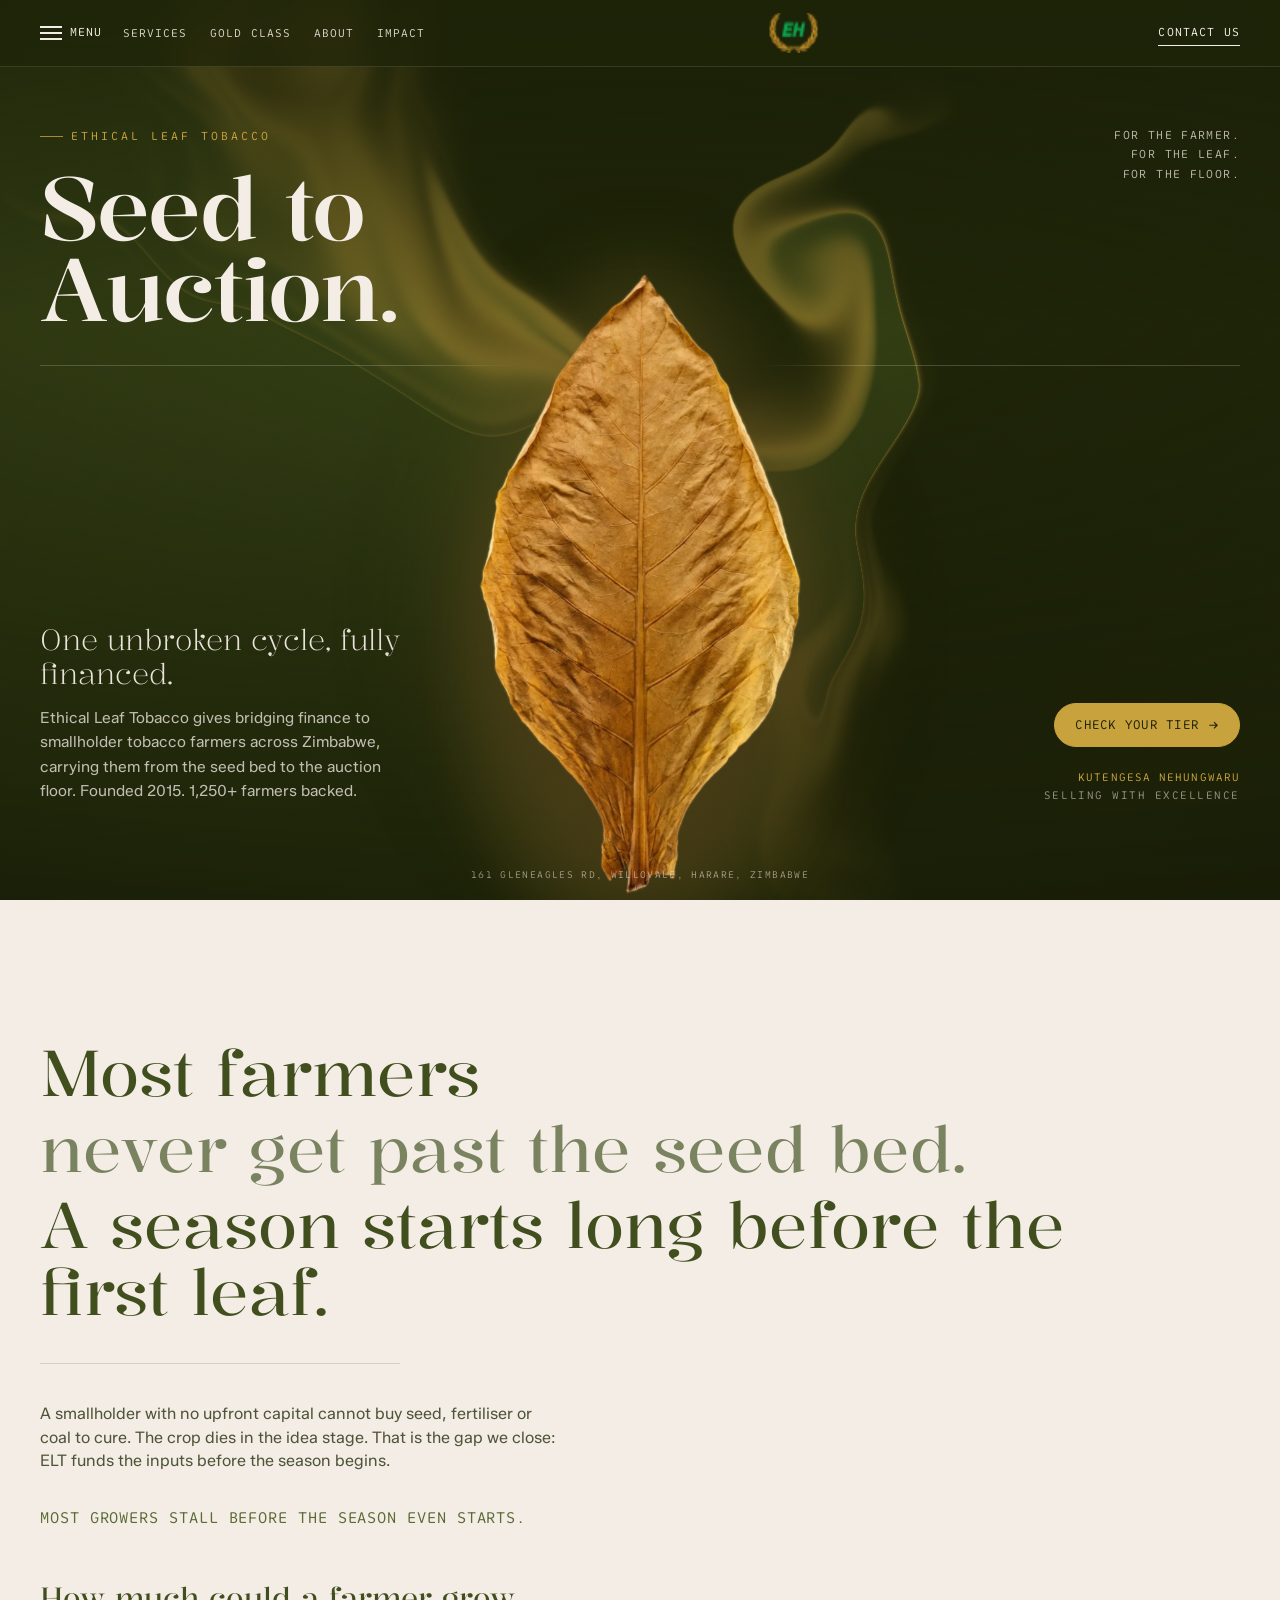
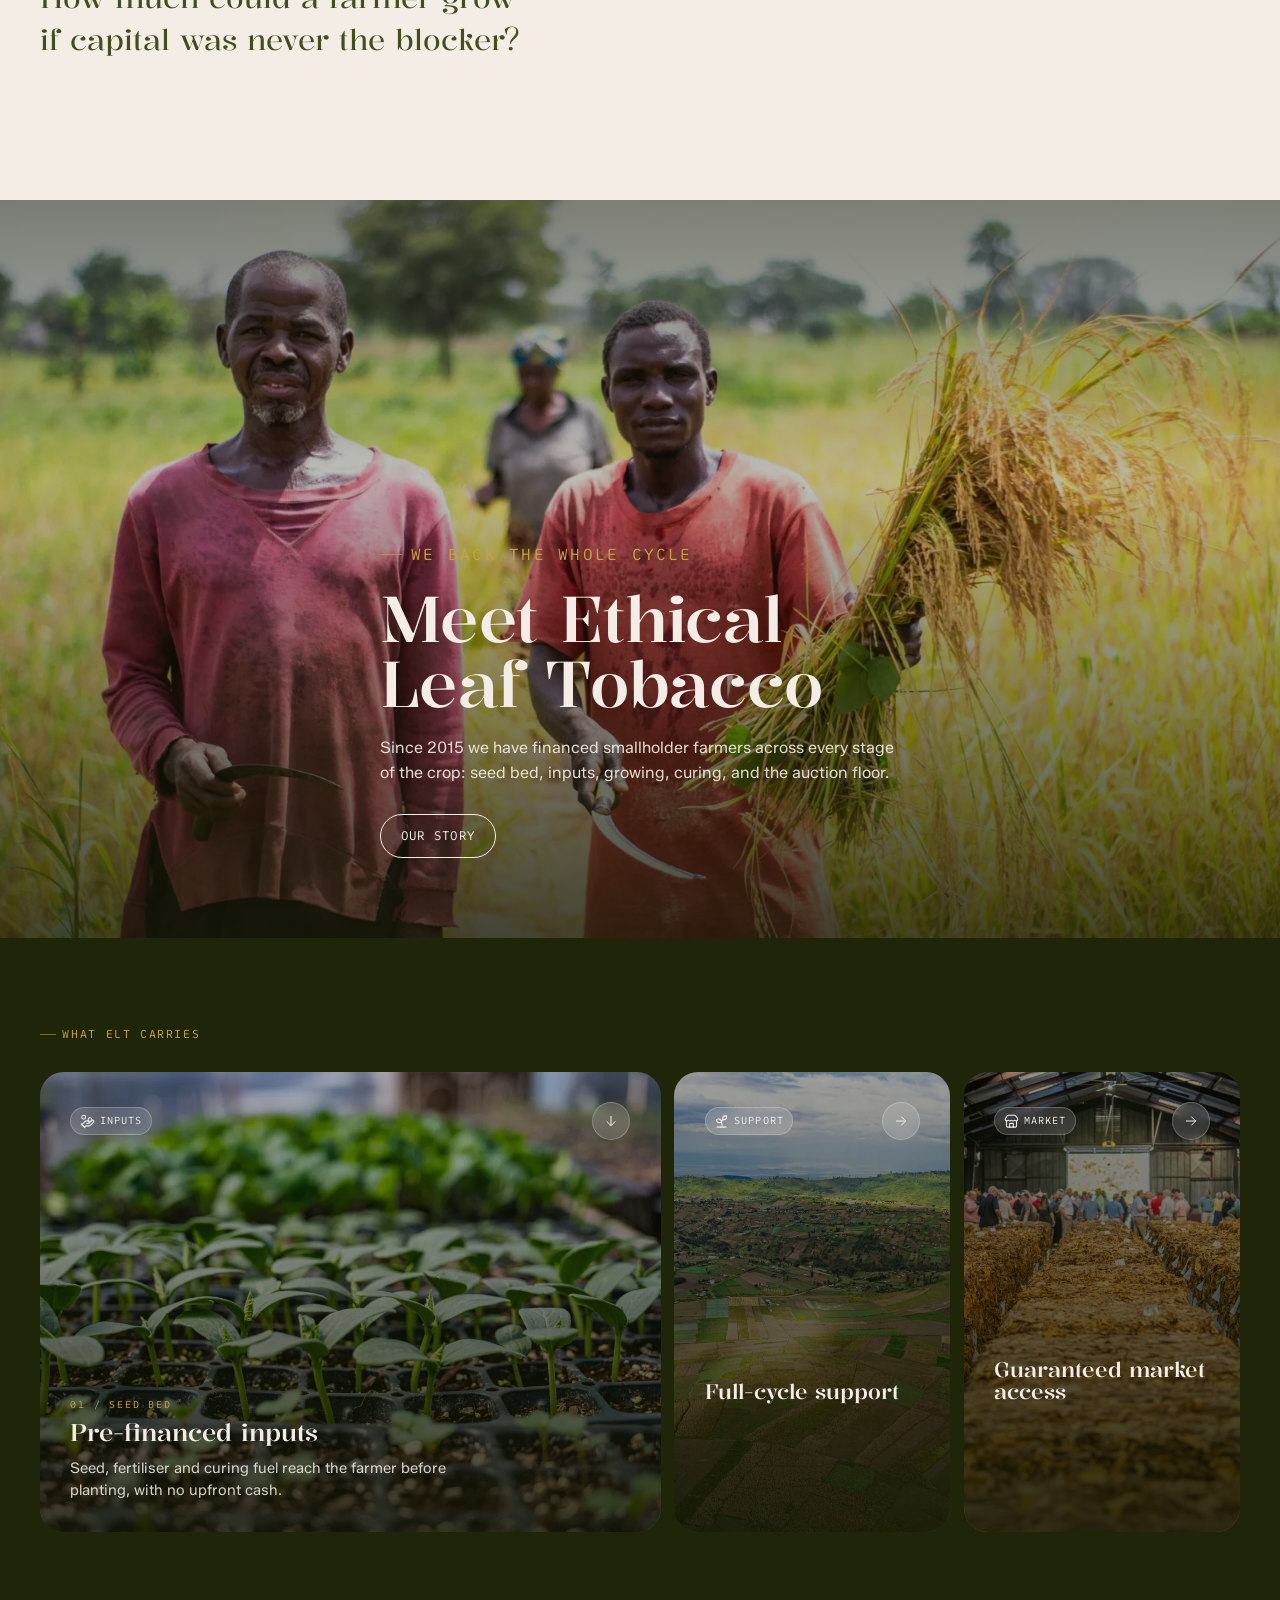
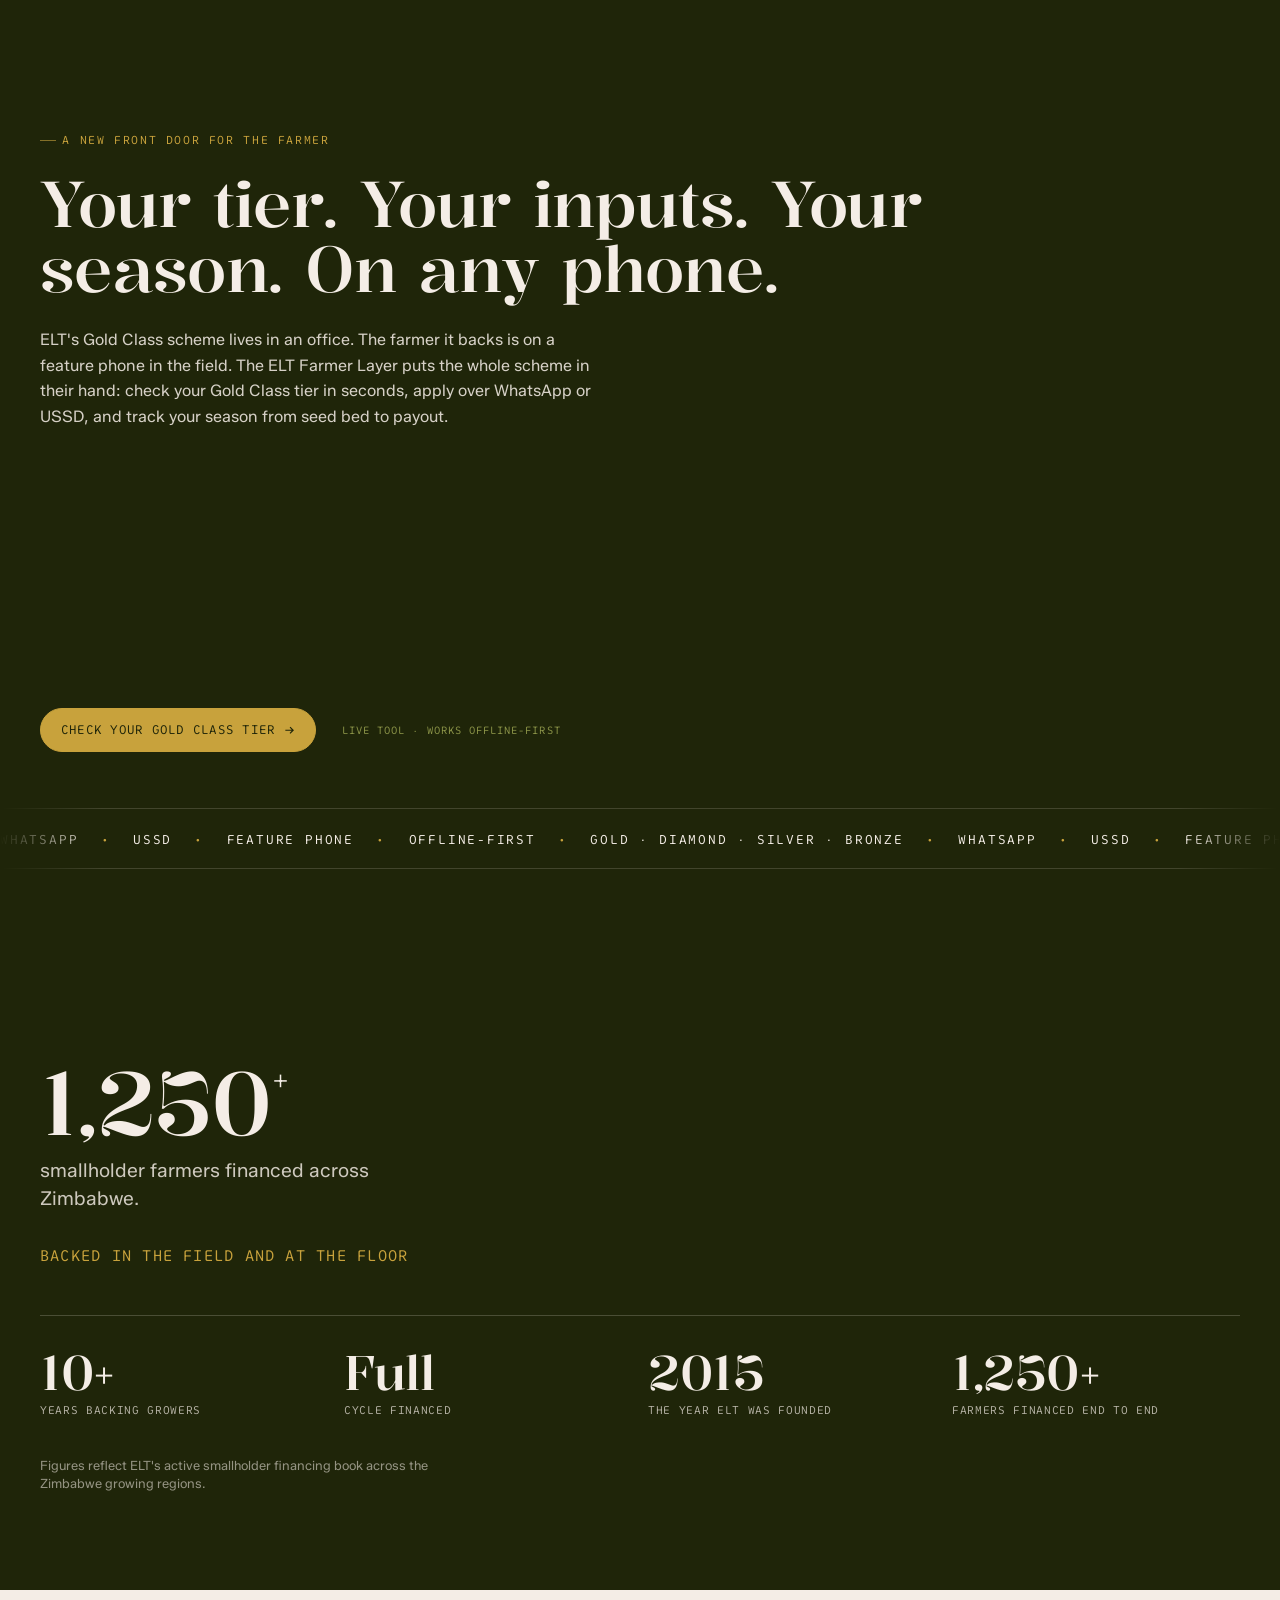
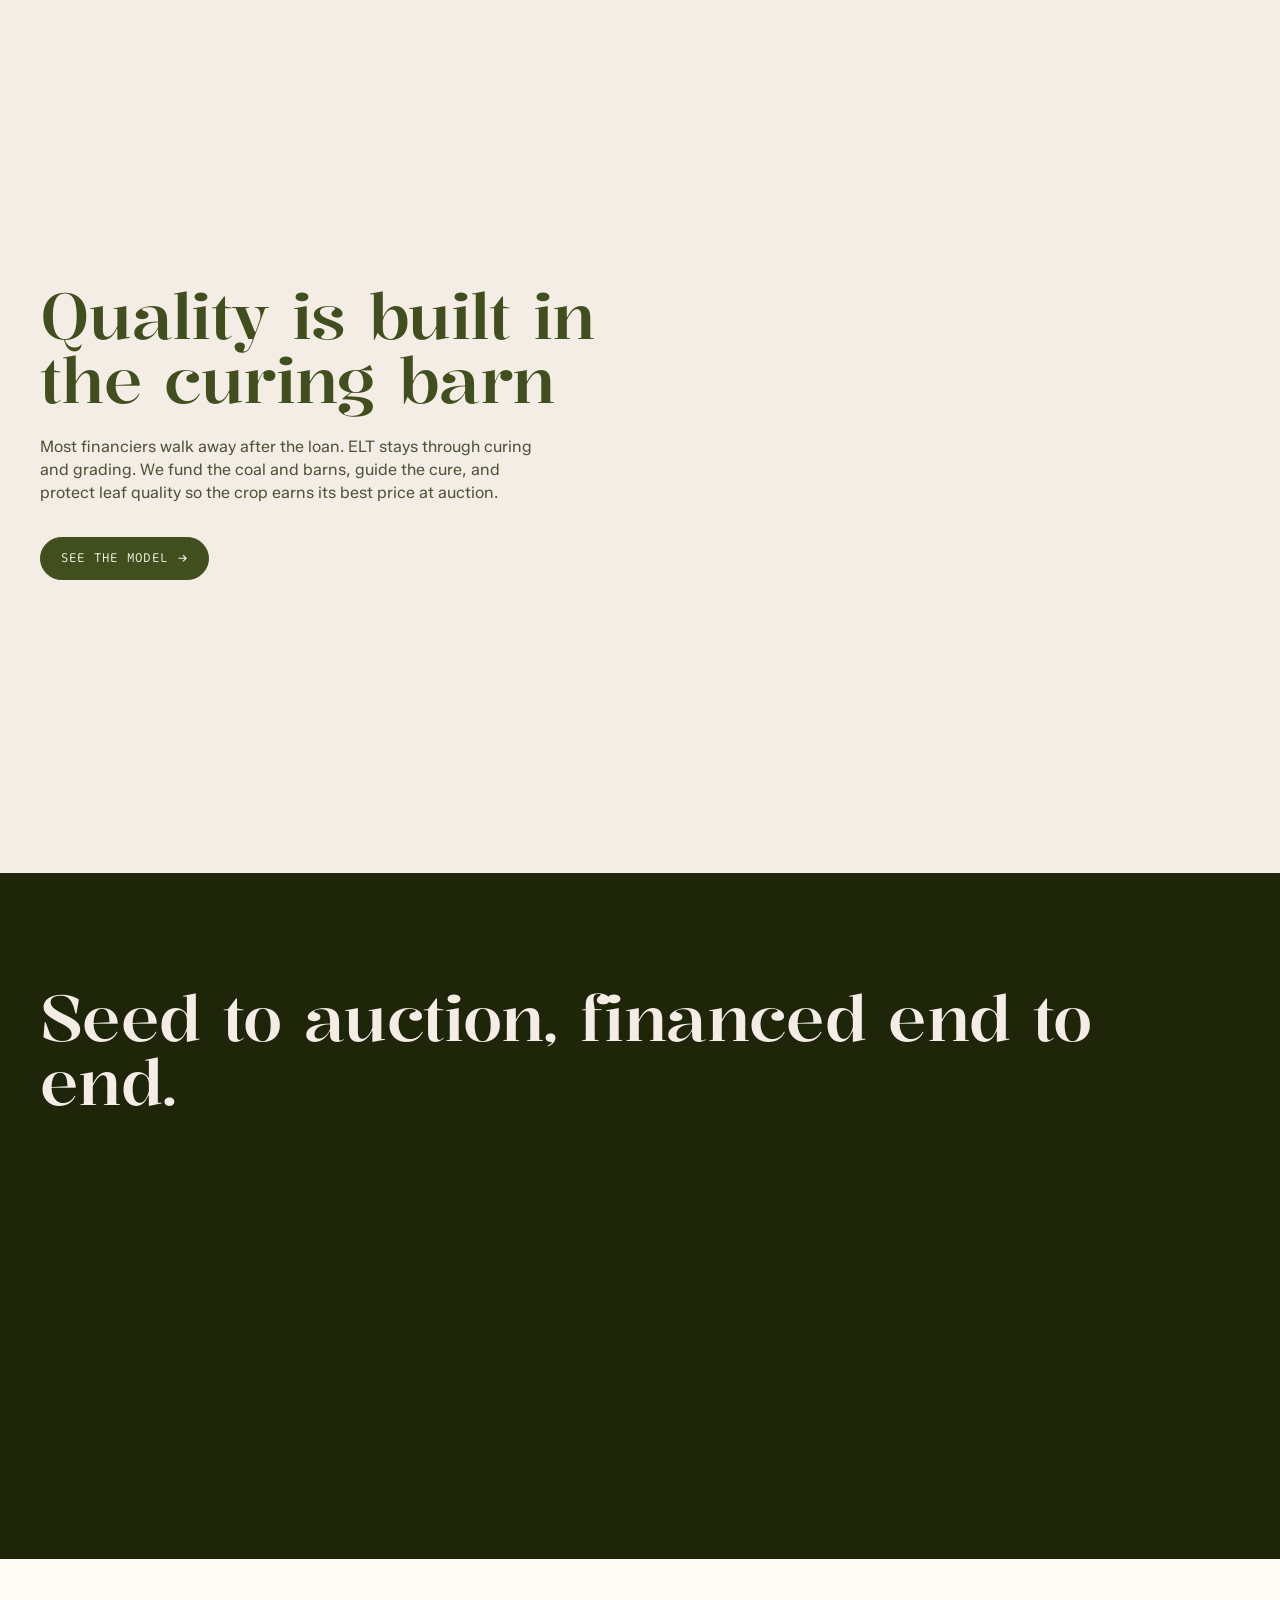
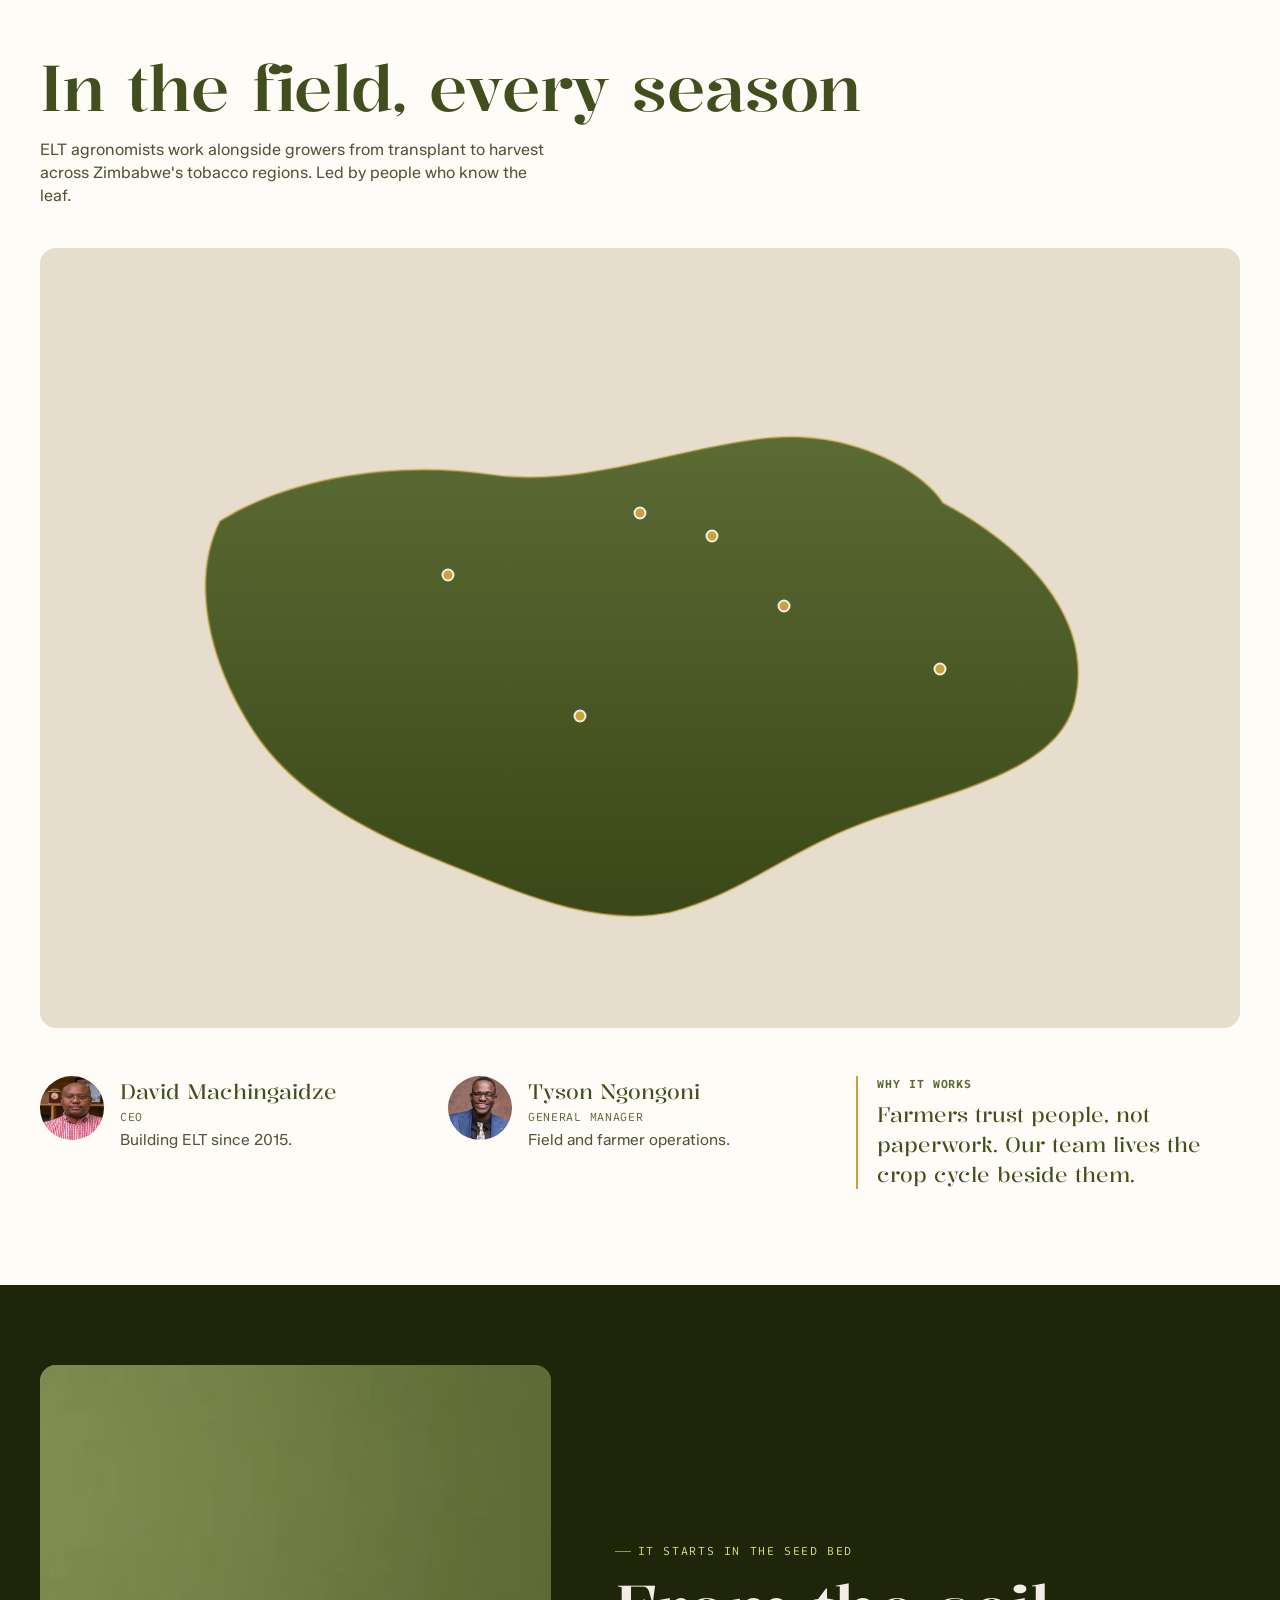
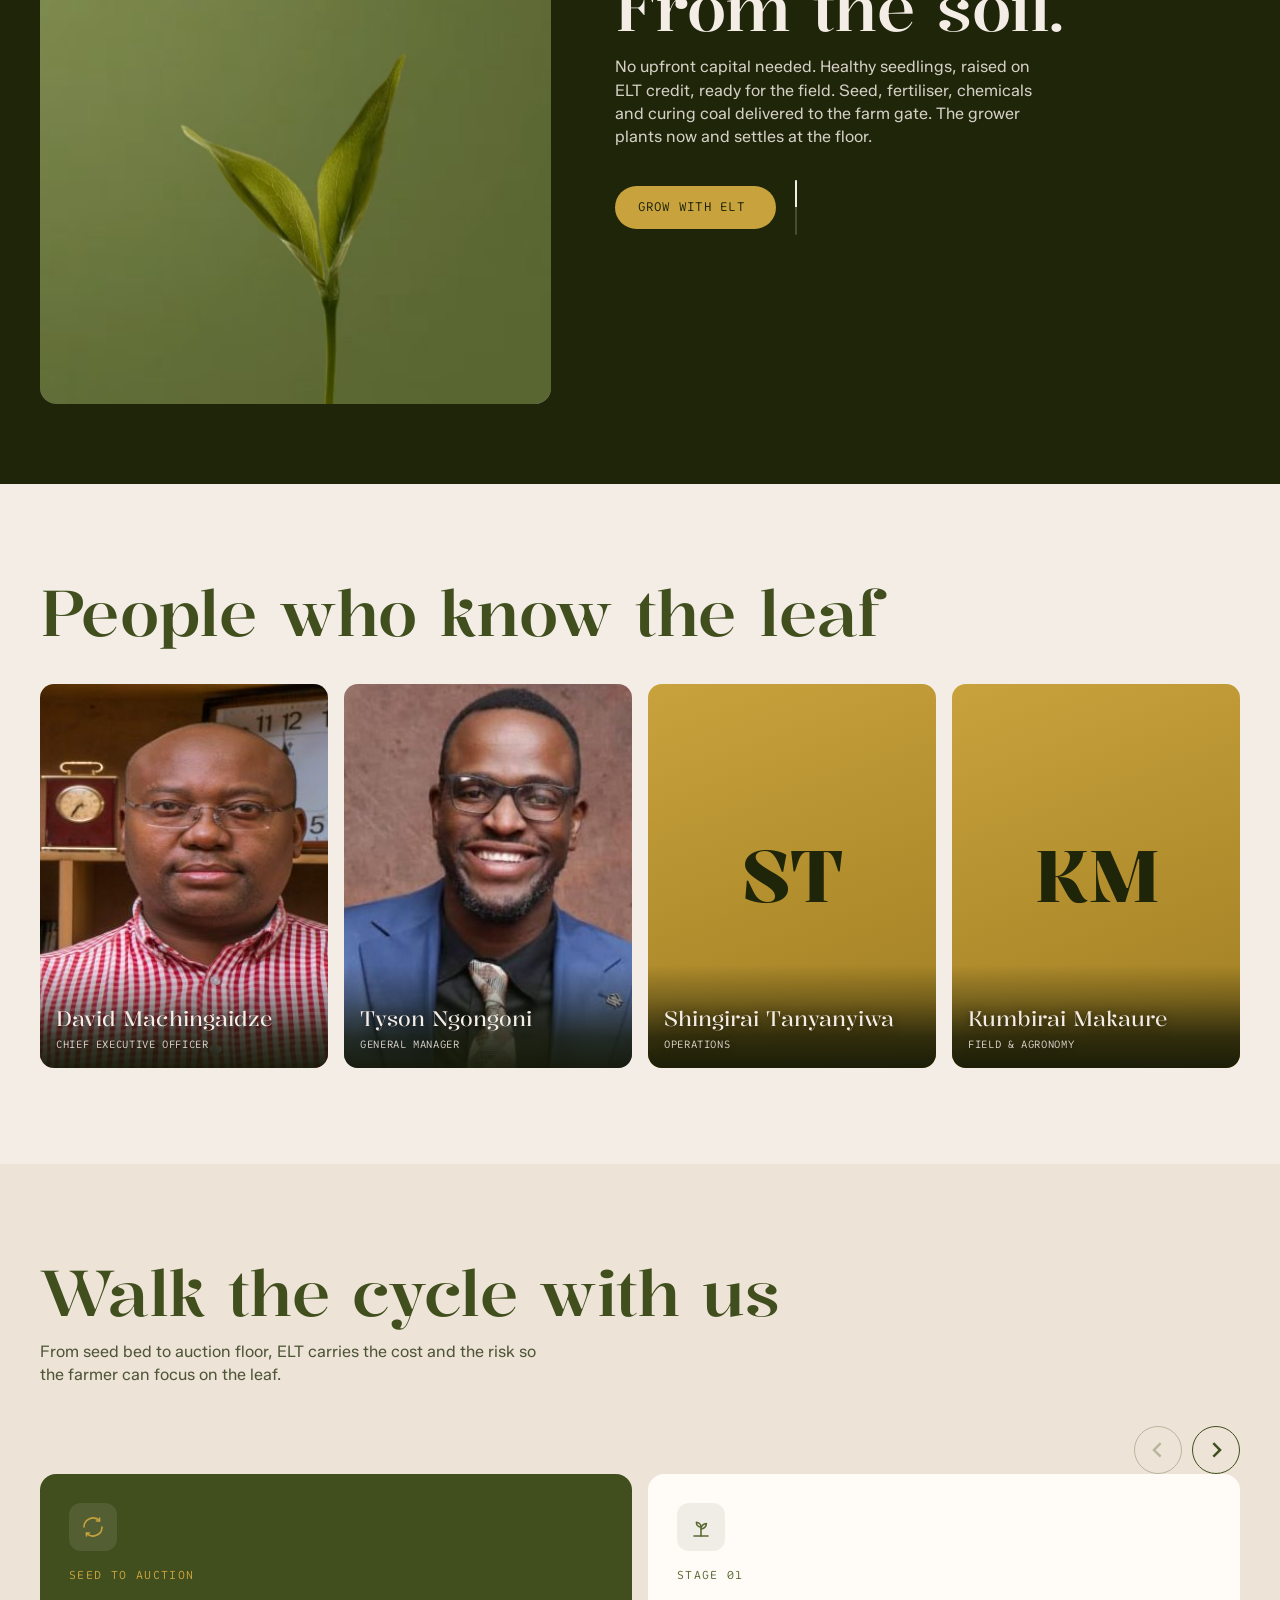
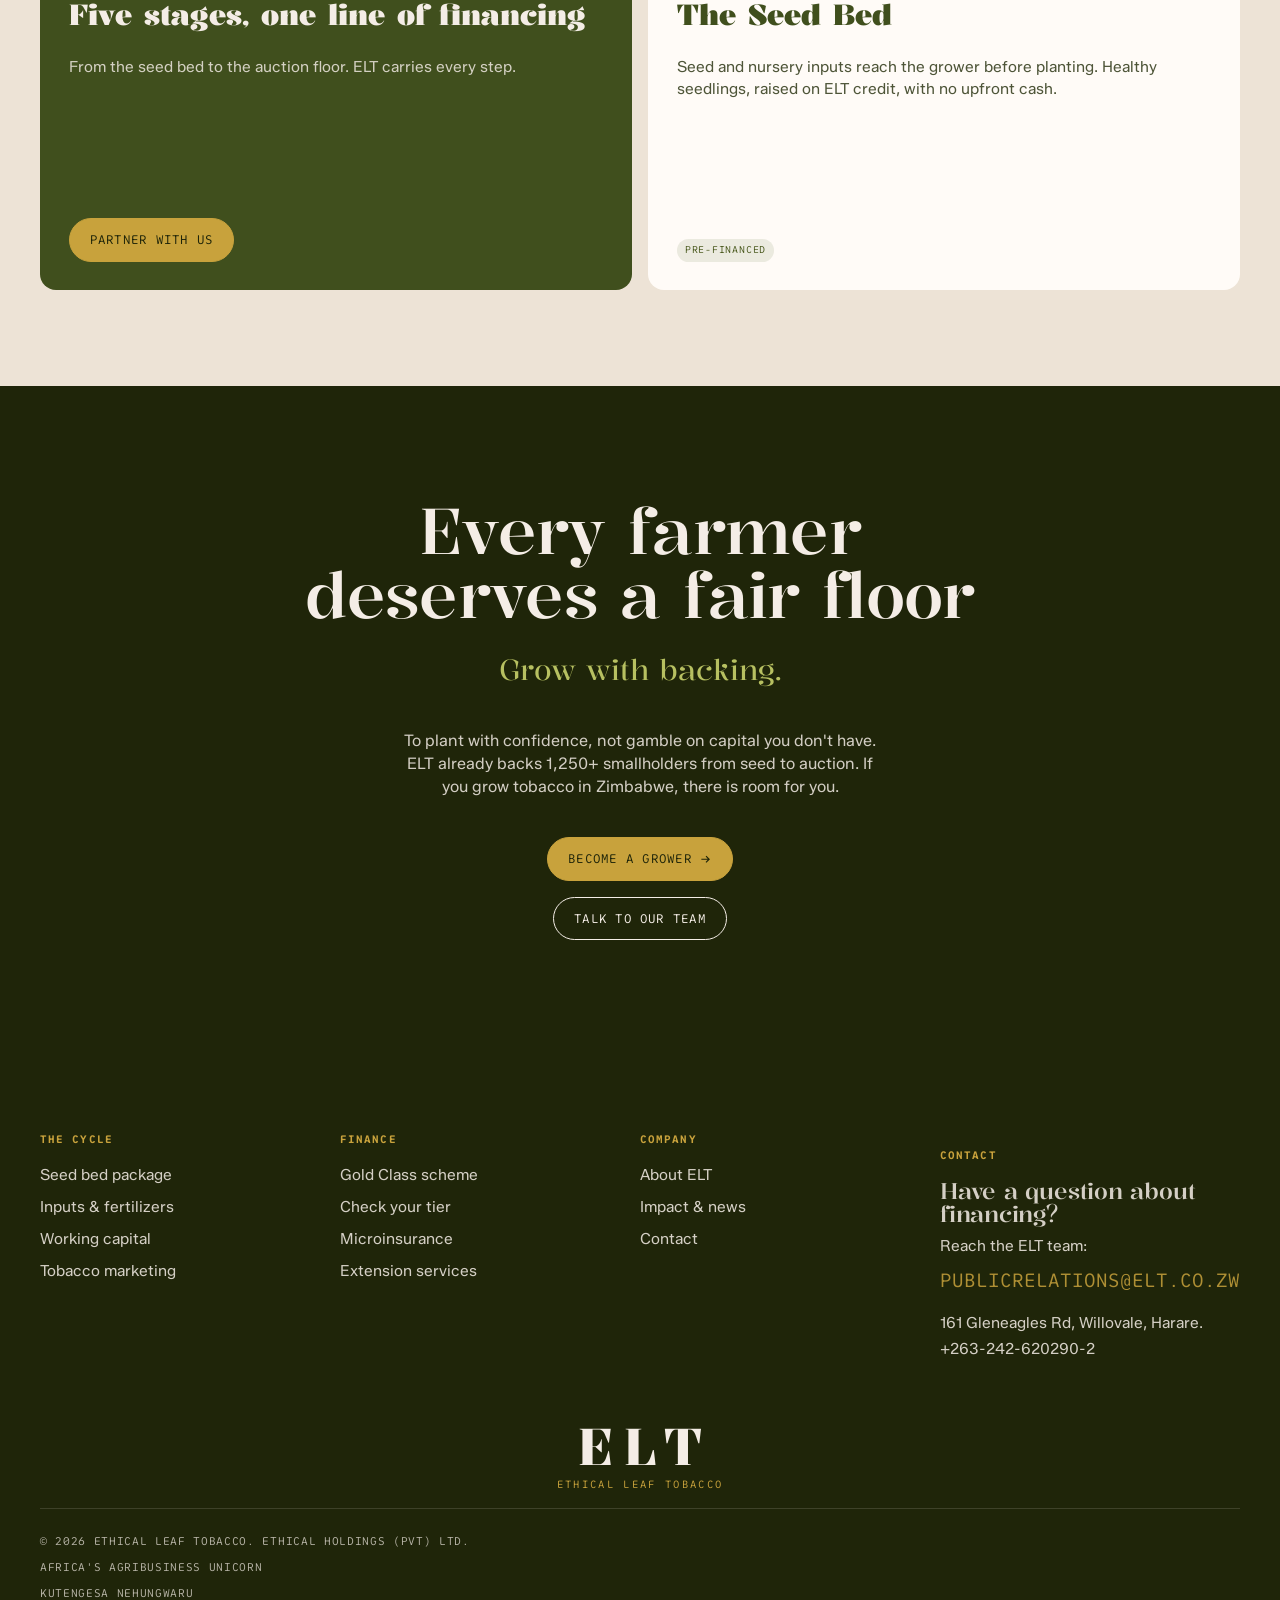
<file: index.html>
<!DOCTYPE html>
<html lang="en" class="no-js">
<head>
<meta charset="utf-8">
<meta name="viewport" content="width=device-width, initial-scale=1, viewport-fit=cover">
<title>ELT, Ethical Leaf Tobacco | Seed to Auction</title>
<meta name="description" content="Ethical Leaf Tobacco finances smallholder tobacco farmers across Zimbabwe end to end, from the seed bed to the auction floor. Kutengesa neHungwaru.">
<link rel="icon" href="assets/img/elt-favicon.png">
<link rel="preconnect" href="https://fonts.googleapis.com">
<link rel="preconnect" href="https://fonts.gstatic.com" crossorigin>
<link href="https://fonts.googleapis.com/css2?family=Kalnia:wght@300;400;500;600&family=Zalando+Sans:ital,wght@0,300;0,400;0,500;0,600;1,400&family=SUSE+Mono:wght@400;500;600&display=swap" rel="stylesheet">
<link rel="stylesheet" href="assets/lib/splide.min.css">
<link rel="stylesheet" href="styles.css?v=r19">
<script>document.documentElement.classList.remove('no-js');document.documentElement.classList.add('js');</script>
<meta property="og:type" content="website">
<meta property="og:title" content="Ethical Leaf Tobacco | Seed to Auction">
<meta property="og:description" content="Ethical Leaf Tobacco finances smallholder tobacco farmers across Zimbabwe end to end, from the seed bed to the auction floor.">
<meta property="og:url" content="https://elt.co.zw/">
<meta property="og:image" content="https://elt.co.zw/assets/img/hero.jpg">
<meta property="og:site_name" content="Ethical Leaf Tobacco">
<meta name="twitter:card" content="summary_large_image">
<link rel="canonical" href="https://elt.co.zw/">
<script type="application/ld+json">
{"@context":"https://schema.org","@type":"Organization","name":"Ethical Leaf Tobacco","legalName":"Ethical Holdings (Pvt) Ltd","url":"https://elt.co.zw","foundingDate":"2015","slogan":"Kutengesa neHungwaru","description":"Agri-finance and contract farming that finances smallholder tobacco farmers across Zimbabwe from the seed bed to the auction floor.","address":{"@type":"PostalAddress","streetAddress":"161 Gleneagles Rd, Willovale","addressLocality":"Harare","addressCountry":"ZW"},"telephone":"+263-242-620290-2","email":"publicrelations@elt.co.zw","areaServed":"Zimbabwe"}
</script>
</head>
<body>

<!-- ============ CONTINUOUS ANIMATED GREEN GROUND ============
     One fixed, full-viewport animated-gradient ground (Paper Design "Warp"
     shader, ELT-skinned) that lives BEHIND the whole page. Every green/ink
     section is made transparent so this single living ground shows through all
     of them as one continuous surface; cream/beige sections stay opaque and
     cover it, which is the cream-vs-animated-green rhythm. A static gradient
     fallback shows when WebGL2 is unavailable or motion is reduced. -->
<div id="ground" aria-hidden="true">
  <div class="ground-fallback"></div>
  <canvas id="hero-gradient"></canvas>
</div>

<!-- ============ PRELOADER ============ -->
<div id="preloader" aria-hidden="true">
  <div class="pl-center">
    <span class="pl-wordmark"><span class="plw-mark">ELT</span><span class="plw-name">Ethical Leaf Tobacco</span></span>
    <div class="pl-track"><span class="pl-fill" id="pl-bar"></span></div>
  </div>
</div>

<!-- ============ NAV ============ -->
<header class="nav-wrap" id="nav">
  <div class="nav-left">
    <button class="menu-btn" id="menu-open" aria-label="Open menu">
      <span class="bars" aria-hidden="true"><span></span><span></span><span></span></span>
      <span class="text-14-caps">Menu</span>
    </button>
    <nav class="nav-links" aria-label="Primary">
      <a href="services.html">Services</a>
      <a href="gold-class.html">Gold Class</a>
      <a href="about.html">About</a>
      <a href="impact.html">Impact</a>
    </nav>
  </div>
  <a class="wordmark-nav" href="index.html" aria-label="Ethical Leaf Tobacco home"><img src="assets/img/elt-favicon.png" alt="Ethical Leaf Tobacco"></a>
  <div class="nav-right">
    <a class="contact-wrap" href="contact.html">
      <span class="text-14-caps">Contact us</span>
      <span class="underline"></span>
    </a>
  </div>
</header>

<main id="top">

<!-- ============ 1. HERO (wrap-around composition) ============ -->
<section id="trail-section">
  <!-- The animated gradient ground now lives in the global #ground layer behind
       the whole page (see top of body). The hero is transparent so it shows
       through; only the cursor trail canvas is hero-local. -->
  <canvas id="trail-canvas"></canvas>

  <div class="hero-comp">
    <!-- corner blocks are direct grid children: title (TL), kicker (TR),
         divider, tagline+desc (BL), CTA+shona (BR) -->
    <div class="hero-top">
      <p class="hero-eyebrow">Ethical Leaf Tobacco</p>
      <h1 class="hero-title" text-split>Seed to<br>Auction.</h1>
    </div>

    <div class="hero-top-right">
      <p class="hero-kicker">For the farmer.<br>For the leaf.<br>For the floor.</p>
    </div>

    <!-- CENTRE-BOTTOM: a real cured golden tobacco leaf (generated photoreal,
         rembg birefnet cutout, stem-down). It is GROUNDED on the bottom edge of
         the hero, transparent around it, rising up between the corner copy. A
         warm gold glow seats it on the animated green ground. -->
    <div class="hero-leaf hero-tobacco" aria-hidden="true">
      <div class="hero-leaf-glow"></div>
      <figure class="hero-leaf-frame">
        <img src="assets/img/hero-tobacco.webp" alt="" loading="eager" decoding="async">
      </figure>
    </div>

    <div class="divider-hero-line"></div>

    <div class="hero-bottom-left">
      <p class="hero-sub">One unbroken cycle, fully financed.</p>
      <p class="hero-desc">Ethical Leaf Tobacco gives bridging finance to smallholder tobacco farmers across Zimbabwe, carrying them from the seed bed to the auction floor. Founded 2015. 1,250+ farmers backed.</p>
    </div>

    <div class="hero-bottom-right">
      <a class="btn btn-gold hero-cta" href="gold-class.html#calc">
        <span class="lbl">check your tier</span>
        <svg class="arrow" viewBox="0 0 16 16" fill="none"><path d="M3 8h10M9 4l4 4-4 4" stroke="currentColor" stroke-width="1.5"/></svg>
      </a>
      <p class="hero-shona">Kutengesa neHungwaru<span>selling with excellence</span></p>
    </div>
  </div>

  <p class="hero-bottom-text">161 Gleneagles Rd, Willovale, Harare, Zimbabwe</p>
</section>

<!-- ============ 2. TEXTS-ANIMATION (problem) ============ -->
<section id="s-texts-animation">
  <div class="wrap">
    <div class="texts-animation">
      <p class="line" text-split>Most farmers</p>
      <p class="line muted" text-split>never get past the seed bed.</p>
      <p class="line" text-split>A season starts long before the first leaf.</p>
    </div>
    <div class="transition-line" data-line></div>
    <p class="texts-body" text-split>A smallholder with no upfront capital cannot buy seed, fertiliser or coal to cure. The crop dies in the idea stage. That is the gap we close: ELT funds the inputs before the season begins.</p>
    <p class="texts-stat">Most growers stall before the season even starts.</p>
    <p class="texts-question" text-split>How much could a farmer grow if capital was never the blocker?</p>
  </div>
</section>

<!-- ============ 3. "MEET ELT" beat — scroll-scrubbed, VEO-video-ready ============
     This is the AI-video slot. Today it runs the scroll-scrubbed AVIF frame
     sequence (the hero-into-content handoff, motion.md #3) over a strong ELT
     still as the at-rest ground.
     TODO (next round): drop the VEO 3.1 atmospheric leaf/field-haze clip in at
     #meet-video below (muted, loop, autoplay, playsinline, <5MB, no faces/text
     per the AI-video research). When the <video> is present and can play, give
     it class "is-live" to fade it over the still; the scrub canvas can stay as
     the desktop-scroll enhancement or be retired in favour of the clip. -->
<!-- Static full-bleed photo band (replaced the scroll-scrub video, 2026-06-23).
     Real African smallholder farmers; no animation. -->
<section class="meet" id="s-second">
  <div class="meet-media" aria-hidden="true">
    <picture>
      <source type="image/webp" srcset="assets/img/webp/meet-field.webp">
      <img src="assets/img/webp/meet-field.webp" alt="" loading="lazy" decoding="async">
    </picture>
  </div>
  <div class="wrap meet-inner">
    <p class="eyebrow">We back the whole cycle</p>
    <h2 class="display" text-split>Meet Ethical Leaf Tobacco</h2>
    <p>Since 2015 we have financed smallholder farmers across every stage of the crop: seed bed, inputs, growing, curing, and the auction floor.</p>
    <a class="btn btn-transparent on-dark" href="about.html"><span class="lbl">Our story</span></a>
  </div>
</section>

<!-- ============ 3b. VALUE CARDS (clean 3d-parallax, ported from card-pickboard) ============
     Doctrine: single gradient surface, pointer tilt + glare sheen as the ONLY
     real effects, plain lucide icon (no chip), plain mono stage line (no pill),
     no decorative outline, radius 8. Each card carries its own value prop. -->
<section class="value-section" id="s-pillars">
  <div class="wrap">
    <p class="value-eyebrow eyebrow">What ELT carries</p>
    <!-- Feature Flipper (catalog #113): image-led panels. Click one to expand it
         (siblings collapse) on desktop; stacked + fully open on mobile. -->
    <div class="flipper" data-flipper>
      <article class="flip-card is-active" data-flip style="--img:url('assets/img/webp/seedbed.webp')">
        <span class="fc-img" aria-hidden="true"></span>
        <span class="fc-dim" aria-hidden="true"></span>
        <div class="fc-top">
          <span class="fc-tag">
            <svg viewBox="0 0 24 24" aria-hidden="true"><g fill="none" stroke="currentColor" stroke-linecap="round" stroke-linejoin="round" stroke-width="1.7"><path d="M11 15h2a2 2 0 1 0 0-4h-3c-.6 0-1.1.2-1.4.6L3 17"/><path d="m7 21l1.6-1.4c.3-.4.8-.6 1.4-.6h4c1.1 0 2.1-.4 2.8-1.2l4.6-4.4a2 2 0 0 0-2.75-2.91l-4.2 3.9M2 16l6 6"/><circle cx="16" cy="9" r="2.9"/><circle cx="6" cy="5" r="3"/></g></svg>
            Inputs
          </span>
          <button class="fc-btn" aria-label="Expand">
            <svg class="fc-arrow" viewBox="0 0 24 24" aria-hidden="true"><path d="M4 12h16M13 5l7 7-7 7" fill="none" stroke="currentColor" stroke-width="1.7" stroke-linecap="round" stroke-linejoin="round"/></svg>
          </button>
        </div>
        <div class="fc-text">
          <span class="fc-stage">01 / Seed bed</span>
          <h3 class="fc-title">Pre-financed inputs</h3>
          <p class="fc-desc">Seed, fertiliser and curing fuel reach the farmer before planting, with no upfront cash.</p>
        </div>
      </article>

      <article class="flip-card" data-flip style="--img:url('assets/img/webp/farmers.webp')">
        <span class="fc-img" aria-hidden="true"></span>
        <span class="fc-dim" aria-hidden="true"></span>
        <div class="fc-top">
          <span class="fc-tag">
            <svg viewBox="0 0 24 24" aria-hidden="true"><path fill="none" stroke="currentColor" stroke-linecap="round" stroke-linejoin="round" stroke-width="1.7" d="M14 9.536V7a4 4 0 0 1 4-4h1.5a.5.5 0 0 1 .5.5V5a4 4 0 0 1-4 4a4 4 0 0 0-4 4c0 2 1 3 1 5a5 5 0 0 1-1 3M4 9a5 5 0 0 1 8 4a5 5 0 0 1-8-4m1 12h14"/></svg>
            Support
          </span>
          <button class="fc-btn" aria-label="Expand">
            <svg class="fc-arrow" viewBox="0 0 24 24" aria-hidden="true"><path d="M4 12h16M13 5l7 7-7 7" fill="none" stroke="currentColor" stroke-width="1.7" stroke-linecap="round" stroke-linejoin="round"/></svg>
          </button>
        </div>
        <div class="fc-text">
          <span class="fc-stage">02 / In the field</span>
          <h3 class="fc-title">Full-cycle support</h3>
          <p class="fc-desc">Agronomy guidance from seed bed to curing barn. The farmer is never left to guess, and never left alone.</p>
        </div>
      </article>

      <article class="flip-card" data-flip style="--img:url('assets/img/webp/auction.webp')">
        <span class="fc-img" aria-hidden="true"></span>
        <span class="fc-dim" aria-hidden="true"></span>
        <div class="fc-top">
          <span class="fc-tag">
            <svg viewBox="0 0 24 24" aria-hidden="true"><g fill="none" stroke="currentColor" stroke-linecap="round" stroke-linejoin="round" stroke-width="1.7"><path d="M15 21v-5a1 1 0 0 0-1-1h-4a1 1 0 0 0-1 1v5m8.774-10.69a1.12 1.12 0 0 0-1.549 0a2.5 2.5 0 0 1-3.451 0a1.12 1.12 0 0 0-1.548 0a2.5 2.5 0 0 1-3.452 0a1.12 1.12 0 0 0-1.549 0a2.5 2.5 0 0 1-3.77-3.248l2.889-4.184A2 2 0 0 1 7 2h10a2 2 0 0 1 1.653.873l2.895 4.192a2.5 2.5 0 0 1-3.774 3.244"/><path d="M4 10.95V19a2 2 0 0 0 2 2h12a2 2 0 0 0 2-2v-8.05"/></g></svg>
            Market
          </span>
          <button class="fc-btn" aria-label="Expand">
            <svg class="fc-arrow" viewBox="0 0 24 24" aria-hidden="true"><path d="M4 12h16M13 5l7 7-7 7" fill="none" stroke="currentColor" stroke-width="1.7" stroke-linecap="round" stroke-linejoin="round"/></svg>
          </button>
        </div>
        <div class="fc-text">
          <span class="fc-stage">03 / The floor</span>
          <h3 class="fc-title">Guaranteed market access</h3>
          <p class="fc-desc">Every financed crop has a route to the auction floor. We sell with excellence and settle fairly.</p>
        </div>
      </article>
    </div>
  </div>
</section>

<!-- ============ 3c. FARMER LAYER (value-prop centerpiece teaser) ============
     The groundbreaking value prop: turn the Gold Class scheme into a
     phone-first self-serve product. Demoed live on gold-class.html. This home
     band introduces it with kinetic type + a marquee of the channels. -->
<section id="s-layer">
  <div class="wrap">
    <p class="eyebrow layer-eyebrow">A new front door for the farmer</p>
    <h2 class="layer-head display" text-split>Your tier. Your inputs. Your season. On any phone.</h2>
    <p class="layer-lead">ELT's Gold Class scheme lives in an office. The farmer it backs is on a feature phone in the field. The ELT Farmer Layer puts the whole scheme in their hand: check your Gold Class tier in seconds, apply over WhatsApp or USSD, and track your season from seed bed to payout.</p>
    <div class="layer-grid">
      <div class="layer-card" data-reveal>
        <span class="lc-no mono">01</span>
        <h3>Instant tier check</h3>
        <p>Enter your expected yield and region. See your Gold Class tier and the input package it unlocks, before you ever phone the office.</p>
      </div>
      <div class="layer-card" data-reveal>
        <span class="lc-no mono">02</span>
        <h3>WhatsApp &amp; USSD</h3>
        <p>The same flow on the channel the smallholder actually has. No smartphone, no data, no problem; apply and qualify from any handset.</p>
      </div>
      <div class="layer-card" data-reveal>
        <span class="lc-no mono">03</span>
        <h3>Track the season</h3>
        <p>Seed bed, inputs, growing, curing, graded, sold, paid. Every financed farmer sees where they are and what comes next.</p>
      </div>
    </div>
    <div class="layer-cta">
      <a class="btn btn-gold" href="gold-class.html#calc"><span class="lbl">Check your Gold Class tier</span>
        <svg class="arrow" viewBox="0 0 16 16" fill="none"><path d="M3 8h10M9 4l4 4-4 4" stroke="currentColor" stroke-width="1.5"/></svg>
      </a>
      <span class="layer-note mono">Live tool &middot; works offline-first</span>
    </div>
  </div>
  <!-- channel marquee (catalog #091/#127 grammar): the words that make the layer real -->
  <div class="layer-marquee" aria-hidden="true">
    <div class="lm-track">
      <span>WhatsApp</span><span class="dot">&bull;</span><span>USSD</span><span class="dot">&bull;</span><span>Feature phone</span><span class="dot">&bull;</span><span>Offline-first</span><span class="dot">&bull;</span><span>Gold &middot; Diamond &middot; Silver &middot; Bronze</span><span class="dot">&bull;</span>
      <span>WhatsApp</span><span class="dot">&bull;</span><span>USSD</span><span class="dot">&bull;</span><span>Feature phone</span><span class="dot">&bull;</span><span>Offline-first</span><span class="dot">&bull;</span><span>Gold &middot; Diamond &middot; Silver &middot; Bronze</span><span class="dot">&bull;</span>
    </div>
  </div>
</section>

<!-- ============ 4. NUMBERS ============ -->
<section id="s-numbers">
  <div class="wrap">
    <p class="numbers-lead display" text-split>1,250<small>+</small></p>
    <p class="numbers-sub">smallholder farmers financed across Zimbabwe.</p>
    <p class="numbers-tag">Backed in the field and at the floor</p>
    <div class="numbers-grid">
      <div class="stat"><div class="v display">10+</div><div class="l">years backing growers</div></div>
      <div class="stat"><div class="v display">Full</div><div class="l">cycle financed</div></div>
      <div class="stat"><div class="v display">2015</div><div class="l">the year ELT was founded</div></div>
      <div class="stat"><div class="v display">1,250+</div><div class="l">farmers financed end to end</div></div>
    </div>
    <p class="numbers-foot">Figures reflect ELT's active smallholder financing book across the Zimbabwe growing regions.</p>
  </div>
</section>

<!-- ============ 5. CARBON-COST (curing quality) ============ -->
<section id="s-carbon">
  <div class="wrap carbon-grid">
    <div class="carbon-text">
      <h2 class="display" text-split>Quality is built in the curing barn</h2>
      <p>Most financiers walk away after the loan. ELT stays through curing and grading. We fund the coal and barns, guide the cure, and protect leaf quality so the crop earns its best price at auction.</p>
      <button class="btn btn-solid" data-apply><span class="lbl">See the model</span>
        <svg class="arrow" viewBox="0 0 16 16" fill="none"><path d="M3 8h10M9 4l4 4-4 4" stroke="currentColor" stroke-width="1.5"/></svg>
      </button>
    </div>
    <div class="carbon-media" data-reveal>
      <img src="assets/img/webp/curing.webp" alt="Tobacco leaves hanging to cure in the barn" loading="lazy">
    </div>
  </div>
</section>

<!-- ============ 6. ANIMATED-LINE (handoff) ============ -->
<section id="animated-line">
  <div class="wrap">
    <h2 class="animated-headline display" text-split>Seed to auction, financed end to end.</h2>
    <div class="animated-points">
      <div class="animated-point" data-reveal>
        <span class="pn">01</span>
        <h4>No upfront capital needed</h4>
        <p>ELT pre-finances every input so the farmer can plant on day one.</p>
      </div>
      <div class="animated-point" data-reveal>
        <span class="pn">02</span>
        <h4>Full-cycle backing</h4>
        <p>Seed bed to curing barn, agronomy and finance walk beside the grower the whole way.</p>
      </div>
      <div class="animated-point" data-reveal>
        <span class="pn">03</span>
        <h4>Guaranteed route to market</h4>
        <p>Every financed crop reaches the auction floor and settles fairly. Kutengesa neHungwaru.</p>
      </div>
      <div class="animated-point" data-reveal>
        <span class="pn">04</span>
        <h4>1,250+ farmers backed</h4>
        <p>A growing book of smallholders financed across Zimbabwe since 2015.</p>
      </div>
    </div>
  </div>
</section>

<!-- ============ 7. FIELD-TRIALS (regions map) ============ -->
<section id="s-trials">
  <div class="wrap">
    <div class="trials-head">
      <h2 class="display" text-split>In the field, every season</h2>
      <p>ELT agronomists work alongside growers from transplant to harvest across Zimbabwe's tobacco regions. Led by people who know the leaf.</p>
    </div>

    <!-- Desktop pins over a stylised Zimbabwe map -->
    <div class="map-wrap map-pins" id="region-map">
      <svg viewBox="0 0 800 520" role="img" aria-label="Map of Zimbabwe growing regions" preserveAspectRatio="xMidYMid meet">
        <defs>
          <linearGradient id="zw-fill" x1="0" y1="0" x2="0" y2="1">
            <stop offset="0" stop-color="#5b6b34"/>
            <stop offset="1" stop-color="#3a4718"/>
          </linearGradient>
        </defs>
        <path id="zw-outline" fill="url(#zw-fill)" stroke="rgba(200,162,60,0.5)" stroke-width="1.5"
          d="M120,182 C168,152 240,142 300,151 C360,160 422,134 482,127 C542,120 590,150 602,170 C662,202 702,250 690,302 C680,346 618,360 558,380 C500,400 470,430 420,443 C370,453 320,430 270,410 C212,387 166,360 141,320 C113,276 100,222 120,182 Z"/>
      </svg>
      <!-- pins positioned by % over the landmass -->
      <button class="region-pin" style="left:50%;top:34%" data-region><span class="dot"></span><span class="label"><b>Mashonaland Central</b>Flue-cured Virginia, Core belt</span></button>
      <button class="region-pin" style="left:34%;top:42%" data-region><span class="dot"></span><span class="label"><b>Mashonaland West</b>Flue-cured Virginia, Karoi / Hurungwe</span></button>
      <button class="region-pin" style="left:62%;top:46%" data-region><span class="dot"></span><span class="label"><b>Mashonaland East</b>Flue-cured Virginia, Marondera</span></button>
      <button class="region-pin" style="left:75%;top:54%" data-region><span class="dot"></span><span class="label"><b>Manicaland</b>Burley & flue-cured, Eastern highlands</span></button>
      <button class="region-pin" style="left:45%;top:60%" data-region><span class="dot"></span><span class="label"><b>Midlands</b>Burley tobacco, Smallholder co-ops</span></button>
      <button class="region-pin" style="left:56%;top:37%" data-region><span class="dot"></span><span class="label"><b>Bindura</b>Flue-cured Virginia, Northern hub</span></button>
    </div>

    <!-- Mobile tap-to-expand list -->
    <div class="region-list">
      <div class="region-item"><button data-region-toggle><span class="ri-name">Mashonaland Central</span><span class="ri-toggle">+</span></button><div class="ri-body"><p>Flue-cured Virginia. The core tobacco belt.</p></div></div>
      <div class="region-item"><button data-region-toggle><span class="ri-name">Mashonaland West</span><span class="ri-toggle">+</span></button><div class="ri-body"><p>Flue-cured Virginia, around Karoi and Hurungwe.</p></div></div>
      <div class="region-item"><button data-region-toggle><span class="ri-name">Mashonaland East</span><span class="ri-toggle">+</span></button><div class="ri-body"><p>Flue-cured Virginia, around Marondera.</p></div></div>
      <div class="region-item"><button data-region-toggle><span class="ri-name">Manicaland</span><span class="ri-toggle">+</span></button><div class="ri-body"><p>Burley and flue-cured, the eastern highlands.</p></div></div>
      <div class="region-item"><button data-region-toggle><span class="ri-name">Midlands</span><span class="ri-toggle">+</span></button><div class="ri-body"><p>Burley tobacco, smallholder co-ops.</p></div></div>
      <div class="region-item"><button data-region-toggle><span class="ri-name">Bindura</span><span class="ri-toggle">+</span></button><div class="ri-body"><p>Flue-cured Virginia, the northern hub.</p></div></div>
    </div>

    <div class="team-strip">
      <div class="team-lead">
        <img src="assets/team/david.jpg" alt="David Machingaidze, Chief Executive Officer">
        <div><div class="tl-name">David Machingaidze</div><div class="tl-role">CEO</div><div class="tl-note">Building ELT since 2015.</div></div>
      </div>
      <div class="team-lead">
        <img src="assets/team/tyson.jpg" alt="Tyson Ngongoni, General Manager">
        <div><div class="tl-name">Tyson Ngongoni</div><div class="tl-role">General Manager</div><div class="tl-note">Field and farmer operations.</div></div>
      </div>
      <div class="team-why">
        <h4>Why it works</h4>
        <p>Farmers trust people, not paperwork. Our team lives the crop cycle beside them.</p>
      </div>
    </div>
  </div>
</section>

<!-- ============ 8. PLANT-CANVAS (click-to-grow) ============ -->
<section class="plant-canvas">
  <div class="wrap plant-inner">
    <div class="plant-stage">
      <div class="fallback-frame" style="background-image:url('assets/img/webp/seedbed.webp')"></div>
      <canvas id="plant-canvas"></canvas>
    </div>
    <div class="plant-copy">
      <p class="eyebrow">It starts in the seed bed</p>
      <h2 id="soon-heading" class="display" text-split>From the soil.</h2>
      <p id="soon-description">No upfront capital needed. Healthy seedlings, raised on ELT credit, ready for the field. Seed, fertiliser, chemicals and curing coal delivered to the farm gate. The grower plants now and settles at the floor.</p>
      <div class="grow-controls">
        <button id="grow-button" aria-disabled="true">
          <span class="lbl">Grow with ELT</span>
          <svg class="arrow" viewBox="0 0 16 16" fill="none"><path d="M8 3v10M4 9l4 4 4-4" stroke="currentColor" stroke-width="1.5"/></svg>
        </button>
        <div class="grow-progress" aria-hidden="true"><div class="drop-icon-hide-box"></div></div>
      </div>
    </div>
  </div>
</section>

<!-- ============ TEAM ============ -->
<section id="s-team">
  <div class="wrap">
    <h2 class="display" text-split>People who know the leaf</h2>
    <div class="team-grid">
      <div class="team-tile"><img src="assets/team/david.jpg" alt="David Machingaidze"><div class="meta"><div class="nm">David Machingaidze</div><div class="rl">Chief Executive Officer</div></div></div>
      <div class="team-tile"><img src="assets/team/tyson.jpg" alt="Tyson Ngongoni"><div class="meta"><div class="nm">Tyson Ngongoni</div><div class="rl">General Manager</div></div></div>
      <div class="team-tile"><span class="monogram">ST</span><div class="meta"><div class="nm">Shingirai Tanyanyiwa</div><div class="rl">Operations</div></div></div>
      <div class="team-tile"><span class="monogram">KM</span><div class="meta"><div class="nm">Kumbirai Makaure</div><div class="rl">Field & Agronomy</div></div></div>
    </div>
  </div>
</section>

<!-- ============ 9. PRODUCTS (Splide) ============ -->
<section id="s-products">
  <div class="wrap">
    <div class="products-head">
      <h2 class="display" text-split>Walk the cycle with us</h2>
      <p>From seed bed to auction floor, ELT carries the cost and the risk so the farmer can focus on the leaf.</p>
    </div>
  </div>
  <div class="wrap">
    <div class="splide splide--products" id="products-splide" aria-label="Seed to auction journey">
      <div class="splide__track">
        <ul class="splide__list">
          <li class="splide__slide">
            <article class="product-card intro">
              <div class="pc-top">
                <span class="icon-mask"><svg viewBox="0 0 24 24" fill="none" stroke="currentColor" stroke-width="1.6" stroke-linecap="round" stroke-linejoin="round"><path d="M3 12a9 9 0 0 1 15.5-6.2"/><path d="M21 12a9 9 0 0 1-15.5 6.2"/><path d="M18.5 3v3h-3M5.5 21v-3h3"/></svg></span>
                <span class="stage-no">Seed to Auction</span>
                <h3>Five stages, one line of financing</h3>
                <p>From the seed bed to the auction floor. ELT carries every step.</p>
              </div>
              <div class="pc-bottom">
                <button class="btn btn-gold" data-apply><span class="lbl">Partner With Us</span></button>
              </div>
            </article>
          </li>
          <li class="splide__slide">
            <article class="product-card">
              <div class="pc-top">
                <span class="icon-mask"><svg viewBox="0 0 24 24" fill="none" stroke="currentColor" stroke-width="1.6" stroke-linecap="round" stroke-linejoin="round"><path d="M12 21v-7"/><path d="M12 14c0-3 2.4-5.4 5.4-5.4C17.4 11.6 15 14 12 14Z"/><path d="M12 12c0-2.6-2-4.6-4.6-4.6C7.4 10 9.4 12 12 12Z"/><path d="M5 21h14"/></svg></span>
                <span class="stage-no">Stage 01</span>
                <h3>The Seed Bed</h3>
                <p>Seed and nursery inputs reach the grower before planting. Healthy seedlings, raised on ELT credit, with no upfront cash.</p>
              </div>
              <div class="pc-bottom"><span class="chip">Pre-financed</span></div>
            </article>
          </li>
          <li class="splide__slide">
            <article class="product-card">
              <div class="pc-top">
                <span class="icon-mask"><svg viewBox="0 0 24 24" fill="none" stroke="currentColor" stroke-width="1.6" stroke-linecap="round" stroke-linejoin="round"><path d="M2 7h11v9H2z"/><path d="M13 10h4l3 3v3h-7z"/><circle cx="6.5" cy="18" r="1.8"/><circle cx="17" cy="18" r="1.8"/></svg></span>
                <span class="stage-no">Stage 02</span>
                <h3>Inputs & Planting</h3>
                <p>Fertiliser, chemicals and curing coal delivered to the farm gate on ELT credit. The grower plants now and settles at the floor.</p>
              </div>
              <div class="pc-bottom"><span class="chip">Pre-financed</span></div>
            </article>
          </li>
          <li class="splide__slide">
            <article class="product-card">
              <div class="pc-top">
                <span class="icon-mask"><svg viewBox="0 0 24 24" fill="none" stroke="currentColor" stroke-width="1.6" stroke-linecap="round" stroke-linejoin="round"><circle cx="12" cy="12" r="4"/><path d="M12 3v2M12 19v2M3 12h2M19 12h2M5.6 5.6l1.4 1.4M17 17l1.4 1.4M18.4 5.6 17 7M7 17l-1.4 1.4"/></svg></span>
                <span class="stage-no">Stage 03</span>
                <h3>The Growing Season</h3>
                <p>ELT agronomists work the season beside the farmer, from transplant to topping. Guidance, not guesswork.</p>
              </div>
              <div class="pc-bottom"><span class="chip">Full support</span></div>
            </article>
          </li>
          <li class="splide__slide">
            <article class="product-card">
              <div class="pc-top">
                <span class="icon-mask"><svg viewBox="0 0 24 24" fill="none" stroke="currentColor" stroke-width="1.6" stroke-linecap="round" stroke-linejoin="round"><path d="M12 3c1.2 2.6.6 4.4-.9 6C9 11 8 12.7 8 14.6A4 4 0 0 0 16 15c0-1.7-.7-3-1.6-4 .3 1 .1 2-.7 2.7.6-2.2-.7-4-1.7-5.4C10.9 6.7 11.4 4.7 12 3Z"/></svg></span>
                <span class="stage-no">Stage 04</span>
                <h3>The Cure</h3>
                <p>We fund the coal and the barns and guide the cure, protecting leaf quality so the crop earns its best grade.</p>
              </div>
              <div class="pc-bottom"><span class="chip">Quality held</span></div>
            </article>
          </li>
          <li class="splide__slide">
            <article class="product-card">
              <div class="pc-top">
                <span class="icon-mask"><svg viewBox="0 0 24 24" fill="none" stroke="currentColor" stroke-width="1.6" stroke-linecap="round" stroke-linejoin="round"><path d="m6 12 5-5M9 4l5 5M7.5 8.5 4 12l3 3 3.5-3.5"/><path d="m13 10 3 3M5 21h9"/><path d="m14 9 5 5"/></svg></span>
                <span class="stage-no">Stage 05</span>
                <h3>The Auction Floor</h3>
                <p>Every financed crop has a guaranteed route to the floor. We sell with excellence and settle the farmer fairly.</p>
              </div>
              <div class="pc-bottom"><span class="chip">Sold & settled</span></div>
            </article>
          </li>
        </ul>
      </div>
    </div>
  </div>
</section>

<!-- ============ 10. CTA ============ -->
<section id="s-cta">
  <div class="wrap cta-inner">
    <h2 class="display" text-split>Every farmer deserves a fair floor</h2>
    <p class="cta-lead">Grow with backing.</p>
    <p>To plant with confidence, not gamble on capital you don't have. ELT already backs 1,250+ smallholders from seed to auction. If you grow tobacco in Zimbabwe, there is room for you.</p>
    <div class="cta-buttons">
      <button class="btn btn-gold" data-apply><span class="lbl">become a grower</span>
        <svg class="arrow" viewBox="0 0 16 16" fill="none"><path d="M3 8h10M9 4l4 4-4 4" stroke="currentColor" stroke-width="1.5"/></svg>
      </button>
      <a class="btn btn-transparent on-dark" href="#s-footer"><span class="lbl">talk to our team</span></a>
    </div>
  </div>
</section>

</main>

<!-- ============ 11. FOOTER ============ -->
<footer id="s-footer">
  <div class="wrap">
    <div class="footer-cols">
      <div class="footer-col">
        <h5>The cycle</h5>
        <a href="services.html">Seed bed package</a>
        <a href="services.html">Inputs &amp; fertilizers</a>
        <a href="services.html">Working capital</a>
        <a href="services.html">Tobacco marketing</a>
      </div>
      <div class="footer-col">
        <h5>Finance</h5>
        <a href="gold-class.html">Gold Class scheme</a>
        <a href="gold-class.html#calc">Check your tier</a>
        <a href="services.html">Microinsurance</a>
        <a href="services.html">Extension services</a>
      </div>
      <div class="footer-col">
        <h5>Company</h5>
        <a href="about.html">About ELT</a>
        <a href="impact.html">Impact &amp; news</a>
        <a href="contact.html">Contact</a>
      </div>
      <div class="footer-col footer-contact">
        <h5>Contact</h5>
        <p class="fc-q display">Have a question about financing?</p>
        <p>Reach the ELT team:</p>
        <a class="fc-mail" href="mailto:publicrelations@elt.co.zw">PUBLICRELATIONS@ELT.CO.ZW</a>
        <p class="footer-address">161 Gleneagles Rd, Willovale, Harare.<br>+263-242-620290-2</p>
      </div>
    </div>
    <div class="footer-brand">
      <span class="footer-wordmark">
        <span class="fw-mark">ELT</span>
        <span class="fw-name">Ethical Leaf Tobacco</span>
      </span>
    </div>
    <div class="footer-bottom">
      <span>&copy; 2026 Ethical Leaf Tobacco. Ethical Holdings (Pvt) Ltd.</span>
      <span>Africa's agribusiness unicorn</span>
      <span>kutengesa neHungwaru</span>
    </div>
  </div>
</footer>

<!-- ============ MENU side-bar ============ -->
<nav class="menu-side-bar" id="menu-side-bar" aria-hidden="true">
  <div class="menu-top">
    <a class="wordmark-nav" href="index.html" aria-label="Ethical Leaf Tobacco home"><img src="assets/img/elt-favicon.png" alt="Ethical Leaf Tobacco"></a>
    <button class="menu-close" id="menu-close"><span>Close</span><span aria-hidden="true">&times;</span></button>
  </div>
  <div class="menu-nav">
    <div class="menu-group">
      <a class="mg-head mg-link" href="services.html">Services <span class="mg-plus mg-arrow" aria-hidden="true">&rarr;</span></a>
    </div>
    <div class="menu-group">
      <a class="mg-head mg-link" href="gold-class.html">Gold Class <span class="mg-plus mg-arrow" aria-hidden="true">&rarr;</span></a>
    </div>
    <div class="menu-group">
      <a class="mg-head mg-link" href="about.html">About <span class="mg-plus mg-arrow" aria-hidden="true">&rarr;</span></a>
    </div>
    <div class="menu-group">
      <a class="mg-head mg-link" href="impact.html">Impact <span class="mg-plus mg-arrow" aria-hidden="true">&rarr;</span></a>
    </div>
    <div class="menu-group">
      <a class="mg-head mg-link" href="contact.html">Contact <span class="mg-plus mg-arrow" aria-hidden="true">&rarr;</span></a>
    </div>
  </div>
  <div class="menu-foot">
    <span class="tagline">kutengesa neHungwaru</span>
    <button class="btn btn-gold" data-apply style="align-self:flex-start"><span class="lbl">partner with us</span></button>
  </div>
</nav>

<!-- ============ APPLY FORM ============ -->
<div class="apply-form" id="apply-form" aria-hidden="true">
  <div class="apply-panel" data-lenis-prevent>
    <div class="apply-top">
      <div>
        <h3>Apply for ELT Farmer Financing, 2027 Season</h3>
        <p class="apply-intro">Financing for smallholder tobacco growers across Zimbabwe.</p>
      </div>
      <button class="apply-close" id="apply-close" aria-label="Close form">&times;</button>
    </div>
    <form id="elt-form" novalidate>
      <div class="field"><label>Full name</label><input type="text" name="fullname" required></div>
      <div class="field"><label>Farm name</label><input type="text" name="farmname"></div>
      <div class="field"><label>Your phone</label><input type="tel" name="phone" required></div>
      <div class="field"><label>Farm location</label><input type="text" name="location"></div>
      <div class="field"><label>Region</label>
        <select name="region">
          <option>Mashonaland Central</option><option>Mashonaland West</option><option>Mashonaland East</option>
          <option>Manicaland</option><option>Midlands</option><option>Masvingo</option>
          <option>Matabeleland North</option><option>Matabeleland South</option>
          <option>Karoi</option><option>Hurungwe</option><option>Bindura</option><option>Marondera</option><option>Other</option>
        </select>
      </div>
      <div class="field"><label>Tobacco type</label>
        <select name="type"><option>Flue-cured Virginia</option><option>Oriental</option><option>Dark fire-cured</option><option>Mixed / other</option></select>
      </div>
      <div class="field"><label>Grower profile</label>
        <select name="profile"><option>First-season grower</option><option>Commercial estate</option><option>Other</option></select>
      </div>
      <div class="field-row">
        <div class="field"><label>Hectares</label><input type="number" name="hectares" min="0" step="0.5"></div>
        <div class="field"><label>Units</label><select name="units"><option>hectares</option><option>acres</option></select></div>
      </div>
      <div class="field"><label>Timing</label>
        <select name="timing"><option>Spring 2026</option><option>Summer 2026</option><option>Fall 2026</option><option>Winter 2027</option><option>Already growing</option><option>Other timing</option></select>
      </div>
      <div class="field"><label>Current financing arrangement</label>
        <select name="financing"><option>Self-financed</option><option>Contract grower</option><option>Bank / microfinance loan</option><option>Family / informal lending</option><option>No financing in place</option><option>First season</option><option>Other</option></select>
      </div>
      <p class="apply-disclaimer">Submitting this form does not guarantee financing. We review each application to balance regional capacity and grower readiness.</p>
      <button type="submit" class="btn btn-solid apply-submit"><span class="lbl">Submit application</span></button>
      <div class="apply-msg" id="apply-success">Thank you, your application is in. Our team will be in touch soon.</div>
      <div class="apply-msg" id="apply-error">Oops, something went wrong while submitting the form.</div>
    </form>
  </div>
</div>

<!-- ============ LIBS (local) ============ -->
<script src="assets/lib/gsap.min.js"></script>
<script src="assets/lib/ScrollTrigger.min.js"></script>
<script src="assets/lib/splide.min.js"></script>
<script src="app.js?v=r19"></script>

</body>
</html>
</file>
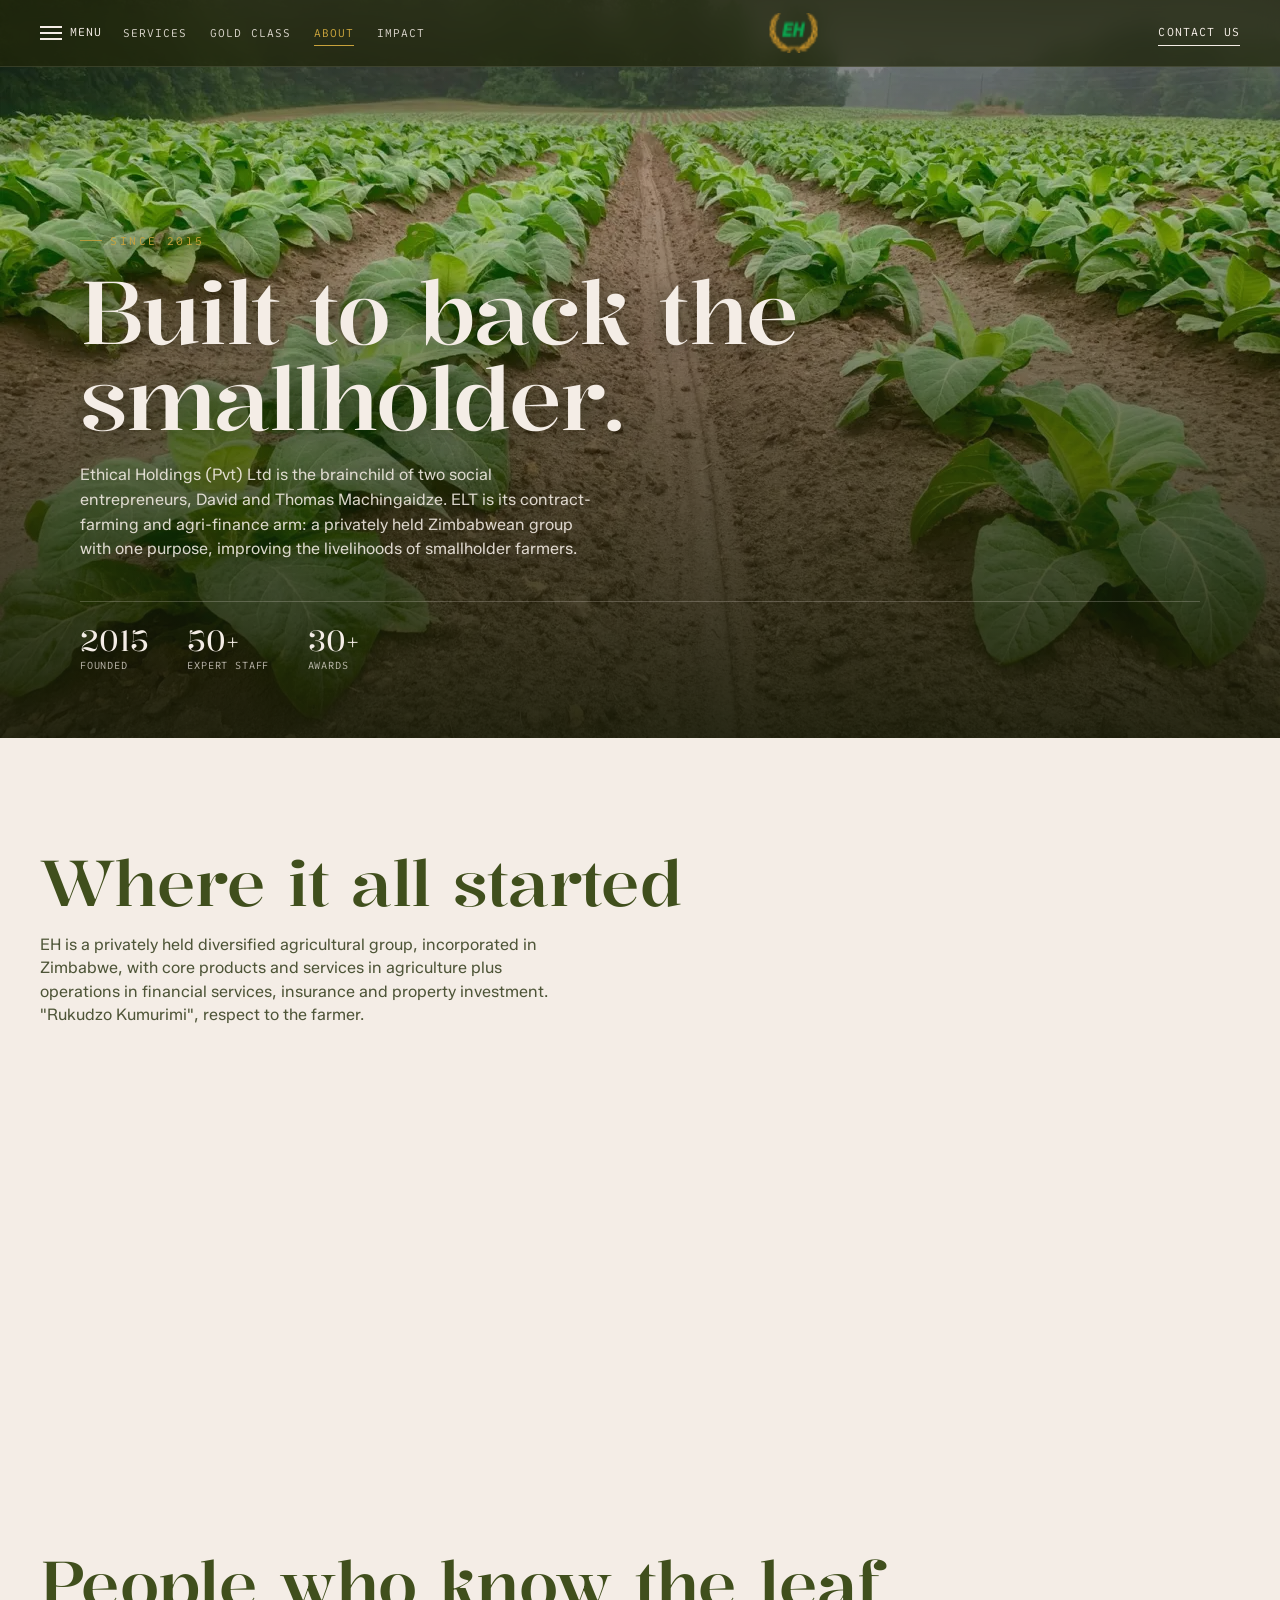
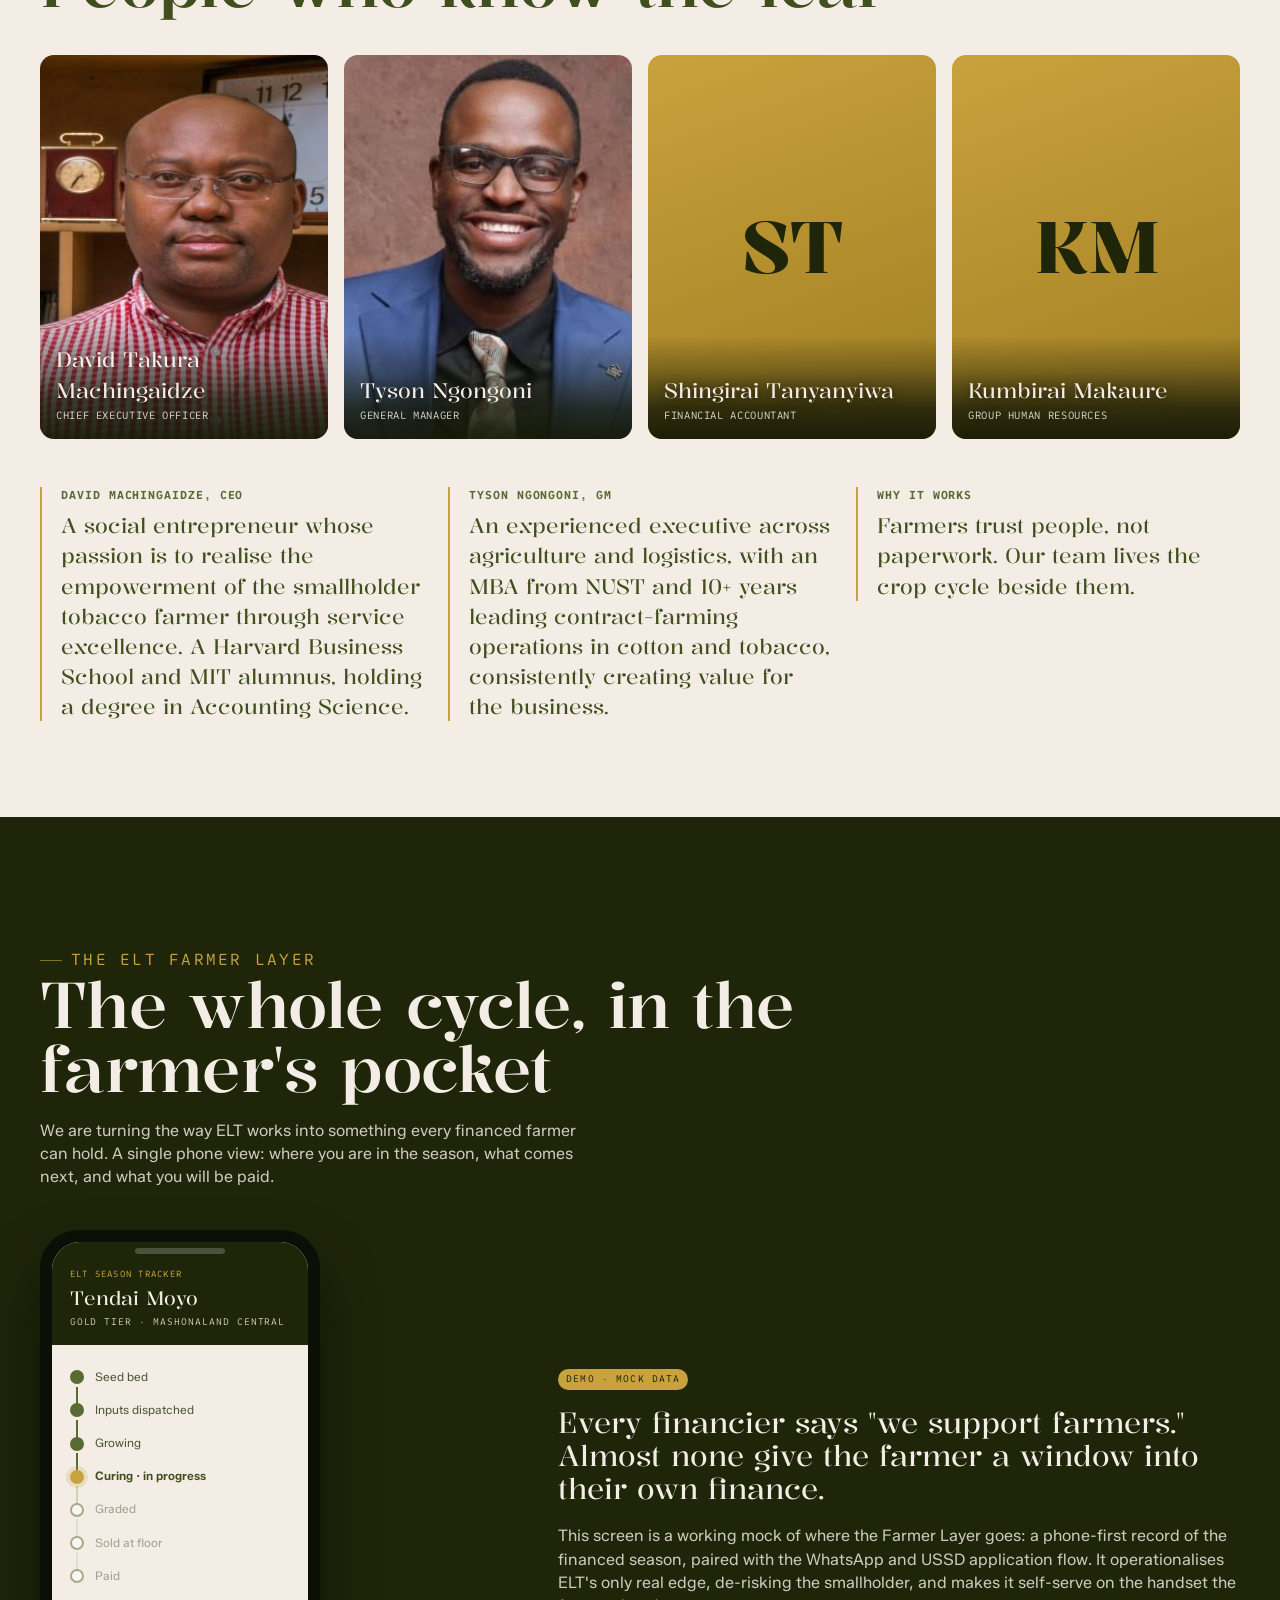
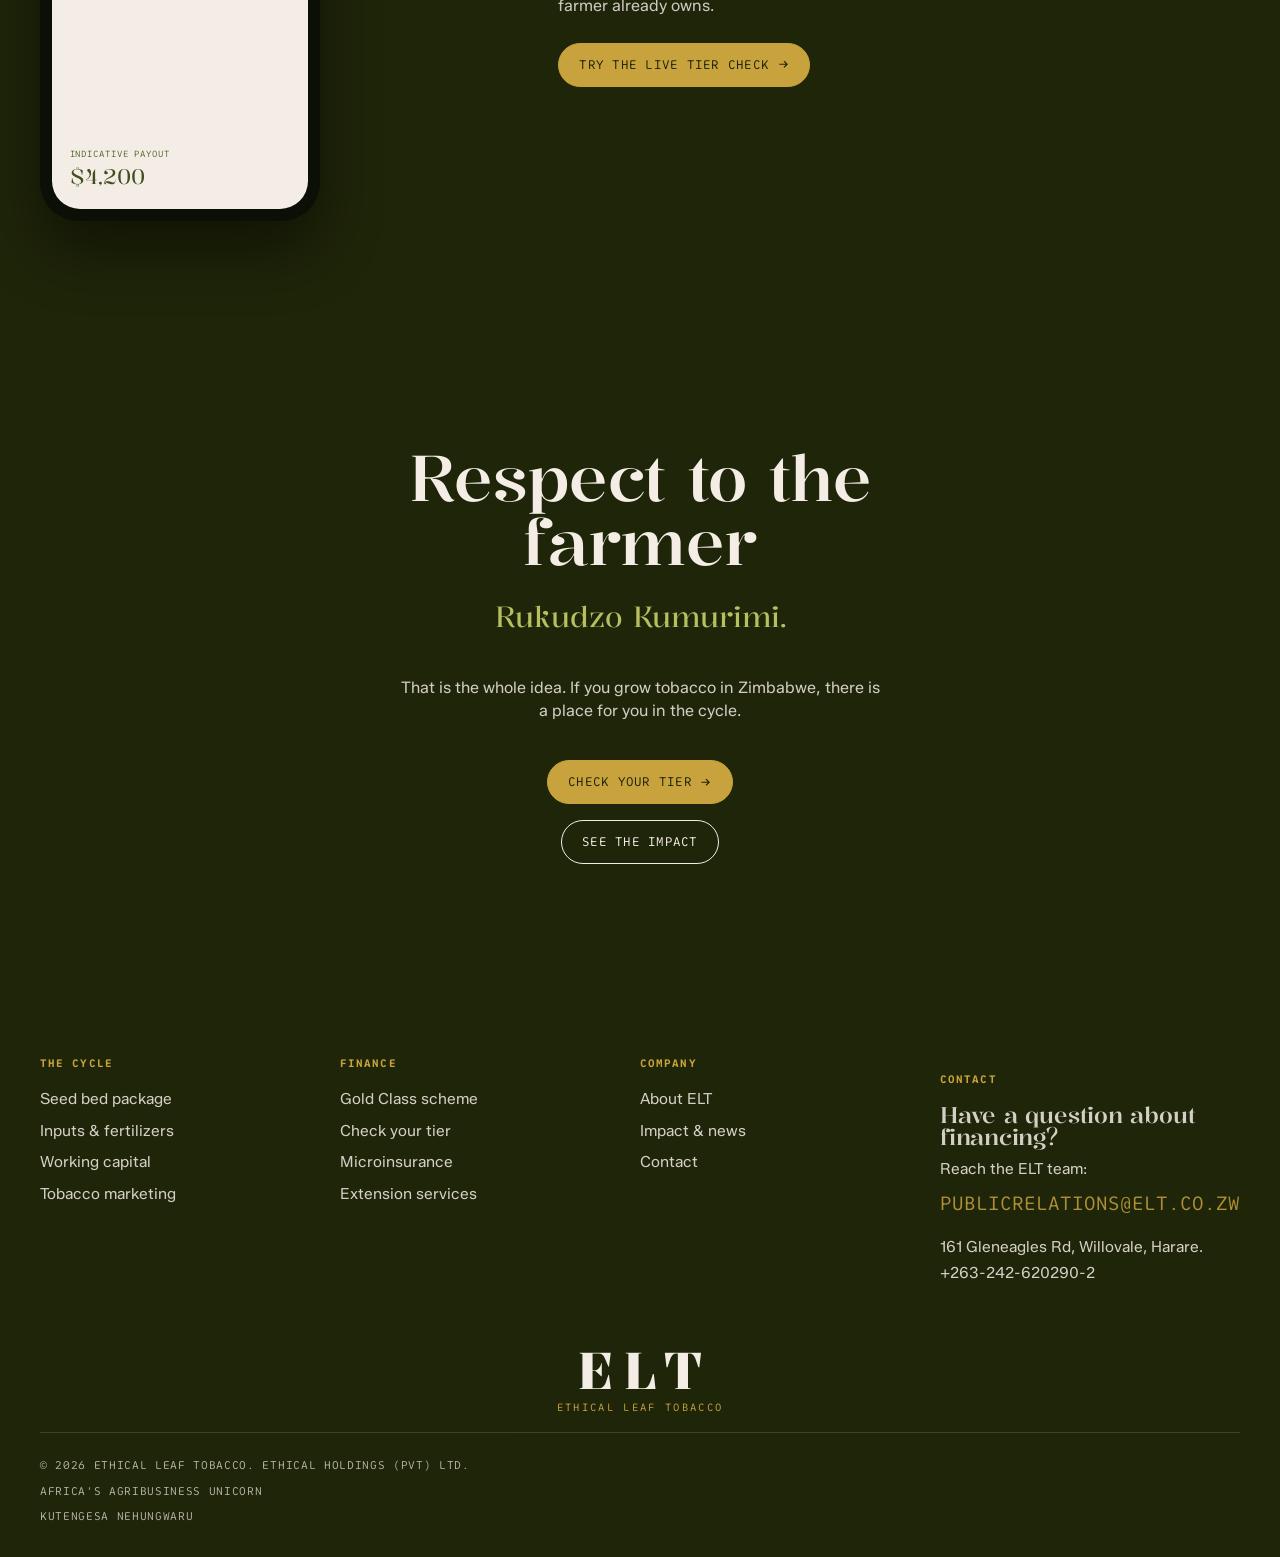
<file: about.html>
<!DOCTYPE html>
<html lang="en" class="no-js inner-page">
<head>
<meta charset="utf-8">
<meta name="viewport" content="width=device-width, initial-scale=1, viewport-fit=cover">
<title>About | Ethical Leaf Tobacco</title>
<meta name="description" content="Ethical Holdings (Pvt) Ltd was founded in 2015 by David and Thomas Machingaidze to improve the livelihoods of smallholder tobacco farmers. Vision: Africa's agribusiness unicorn.">
<link rel="icon" href="assets/img/elt-favicon.png">
<link rel="preconnect" href="https://fonts.googleapis.com">
<link rel="preconnect" href="https://fonts.gstatic.com" crossorigin>
<link href="https://fonts.googleapis.com/css2?family=Kalnia:wght@300;400;500;600&family=Zalando+Sans:ital,wght@0,300;0,400;0,500;0,600;1,400&family=SUSE+Mono:wght@400;500;600&display=swap" rel="stylesheet">
<link rel="stylesheet" href="assets/lib/splide.min.css">
<link rel="stylesheet" href="styles.css?v=r19">
<script>document.documentElement.classList.remove('no-js');document.documentElement.classList.add('js');</script>
<meta property="og:type" content="website">
<meta property="og:title" content="About | Ethical Leaf Tobacco">
<meta property="og:description" content="Founded 2015 by David and Thomas Machingaidze to improve the livelihoods of smallholder tobacco farmers.">
<meta property="og:url" content="https://elt.co.zw/about.html">
<meta property="og:image" content="https://elt.co.zw/assets/img/hero.jpg">
<meta property="og:site_name" content="Ethical Leaf Tobacco">
<meta name="twitter:card" content="summary_large_image">
<link rel="canonical" href="https://elt.co.zw/about.html">
<script type="application/ld+json">
{"@context":"https://schema.org","@type":"Organization","name":"Ethical Leaf Tobacco","legalName":"Ethical Holdings (Pvt) Ltd","url":"https://elt.co.zw","foundingDate":"2015","slogan":"Kutengesa neHungwaru","description":"Agri-finance and contract farming that finances smallholder tobacco farmers across Zimbabwe from the seed bed to the auction floor.","address":{"@type":"PostalAddress","streetAddress":"161 Gleneagles Rd, Willovale","addressLocality":"Harare","addressCountry":"ZW"},"telephone":"+263-242-620290-2","email":"publicrelations@elt.co.zw","areaServed":"Zimbabwe"}
</script>
</head>
<body>

<div id="ground" aria-hidden="true">
  <div class="ground-fallback"></div>
  <canvas id="hero-gradient"></canvas>
</div>

<div id="preloader" aria-hidden="true">
  <div class="pl-center">
    <span class="pl-wordmark"><span class="plw-mark">ELT</span><span class="plw-name">Ethical Leaf Tobacco</span></span>
    <div class="pl-track"><span class="pl-fill" id="pl-bar"></span></div>
  </div>
</div>

<header class="nav-wrap" id="nav">
  <div class="nav-left">
    <button class="menu-btn" id="menu-open" aria-label="Open menu">
      <span class="bars" aria-hidden="true"><span></span><span></span><span></span></span>
      <span class="text-14-caps">Menu</span>
    </button>
    <nav class="nav-links" aria-label="Primary">
      <a href="services.html">Services</a>
      <a href="gold-class.html">Gold Class</a>
      <a href="about.html">About</a>
      <a href="impact.html">Impact</a>
    </nav>
  </div>
  <a class="wordmark-nav" href="index.html" aria-label="Ethical Leaf Tobacco home"><img src="assets/img/elt-favicon.png" alt="Ethical Leaf Tobacco"></a>
  <div class="nav-right">
    <a class="contact-wrap" href="contact.html">
      <span class="text-14-caps">Contact us</span>
      <span class="underline"></span>
    </a>
  </div>
</header>

<main id="top">

<!-- HERO VARIANT: dawn field band -->
<section class="page-hero">
  <div class="ph-media">
    <picture>
      <source type="image/webp" srcset="assets/img/webp/field-dawn.webp">
      <img src="assets/img/field-dawn.jpg" alt="A Zimbabwean tobacco field at dawn" loading="eager" decoding="async">
    </picture>
  </div>
  <div class="wrap">
    <p class="ph-eyebrow">Since 2015</p>
    <h1 class="ph-title" text-split>Built to back the smallholder.</h1>
    <p class="ph-sub">Ethical Holdings (Pvt) Ltd is the brainchild of two social entrepreneurs, David and Thomas Machingaidze. ELT is its contract-farming and agri-finance arm: a privately held Zimbabwean group with one purpose, improving the livelihoods of smallholder farmers.</p>
    <div class="ph-rail">
      <div class="ri"><span class="v">2015</span><span class="l">founded</span></div>
      <div class="ri"><span class="v">50+</span><span class="l">expert staff</span></div>
      <div class="ri"><span class="v">30+</span><span class="l">awards</span></div>
    </div>
  </div>
</section>

<!-- VISION / MISSION / VALUES -->
<section class="band band-cream">
  <div class="wrap">
    <div class="band-head">
      <h2 class="display" text-split>Where it all started</h2>
      <p>EH is a privately held diversified agricultural group, incorporated in Zimbabwe, with core products and services in agriculture plus operations in financial services, insurance and property investment. "Rukudzo Kumurimi", respect to the farmer.</p>
    </div>
    <div class="vmv-grid">
      <div class="vmv-card green" data-reveal><h3>Vision</h3><p>To become Africa's agribusiness unicorn.</p></div>
      <div class="vmv-card" data-reveal><h3>Mission</h3><p>With passion, we improve the livelihoods of smallholder farmers.</p></div>
      <div class="vmv-card" data-reveal><h3>The Five E's</h3><div class="es"><span><b>E</b>xcellence</span><span><b>E</b>nterprise</span><span><b>E</b>mpathy</span><span><b>E</b>thical</span><span><b>E</b>ngagement</span></div></div>
    </div>
  </div>
</section>

<!-- TEAM (real, with bios; ST/KM as gold monograms) -->
<section id="s-team" class="band-cream">
  <div class="wrap">
    <h2 class="display" text-split>People who know the leaf</h2>
    <div class="team-grid">
      <div class="team-tile"><img src="assets/team/david.jpg" alt="David Takura Machingaidze"><div class="meta"><div class="nm">David Takura Machingaidze</div><div class="rl">Chief Executive Officer</div></div></div>
      <div class="team-tile"><img src="assets/team/tyson.jpg" alt="Tyson Ngongoni"><div class="meta"><div class="nm">Tyson Ngongoni</div><div class="rl">General Manager</div></div></div>
      <div class="team-tile"><span class="monogram">ST</span><div class="meta"><div class="nm">Shingirai Tanyanyiwa</div><div class="rl">Financial Accountant</div></div></div>
      <div class="team-tile"><span class="monogram">KM</span><div class="meta"><div class="nm">Kumbirai Makaure</div><div class="rl">Group Human Resources</div></div></div>
    </div>
    <div class="team-strip" style="margin-top:3rem">
      <div class="team-why" style="border-left-color:var(--gold)">
        <h4>David Machingaidze, CEO</h4>
        <p>A social entrepreneur whose passion is to realise the empowerment of the smallholder tobacco farmer through service excellence. A Harvard Business School and MIT alumnus, holding a degree in Accounting Science.</p>
      </div>
      <div class="team-why" style="border-left-color:var(--gold)">
        <h4>Tyson Ngongoni, GM</h4>
        <p>An experienced executive across agriculture and logistics, with an MBA from NUST and 10+ years leading contract-farming operations in cotton and tobacco, consistently creating value for the business.</p>
      </div>
      <div class="team-why">
        <h4>Why it works</h4>
        <p>Farmers trust people, not paperwork. Our team lives the crop cycle beside them.</p>
      </div>
    </div>
  </div>
</section>

<!-- THE FARMER LAYER (portal demo mock) -->
<section class="band band-ink">
  <div class="wrap">
    <div class="band-head">
      <p class="eyebrow" style="color:var(--gold)">The ELT Farmer Layer</p>
      <h2 class="display" text-split>The whole cycle, in the farmer's pocket</h2>
      <p>We are turning the way ELT works into something every financed farmer can hold. A single phone view: where you are in the season, what comes next, and what you will be paid.</p>
    </div>
    <div class="portal-demo">
      <div class="phone-frame" aria-hidden="false" role="img" aria-label="ELT season tracker demo: Tendai Moyo, Gold tier, currently at the curing stage, indicative payout $4,200">
        <div class="phone-screen">
          <div class="phone-top">
            <div class="pt-label">ELT Season Tracker</div>
            <div class="pt-name">Tendai Moyo</div>
            <div class="pt-tier">Gold tier &middot; Mashonaland Central</div>
          </div>
          <div class="phone-steps">
            <div class="pstep done"><span class="pdot"></span>Seed bed</div>
            <div class="pstep done"><span class="pdot"></span>Inputs dispatched</div>
            <div class="pstep done"><span class="pdot"></span>Growing</div>
            <div class="pstep now"><span class="pdot"></span>Curing &middot; in progress</div>
            <div class="pstep todo"><span class="pdot"></span>Graded</div>
            <div class="pstep todo"><span class="pdot"></span>Sold at floor</div>
            <div class="pstep todo"><span class="pdot"></span>Paid</div>
          </div>
          <div class="phone-foot">
            <div class="pf-pay">Indicative payout</div>
            <div class="pf-amt">$4,200</div>
          </div>
        </div>
      </div>
      <div class="portal-copy">
        <span class="demo-tag">Demo &middot; mock data</span>
        <p style="font-family:'Kalnia',serif;font-size:var(--t-32);line-height:1.15;color:var(--cream)">Every financier says "we support farmers." Almost none give the farmer a window into their own finance.</p>
        <p style="color:rgba(244,237,230,0.82);margin-top:1.2rem;font-size:var(--t-18)">This screen is a working mock of where the Farmer Layer goes: a phone-first record of the financed season, paired with the WhatsApp and USSD application flow. It operationalises ELT's only real edge, de-risking the smallholder, and makes it self-serve on the handset the farmer already owns.</p>
        <a class="btn btn-gold" href="gold-class.html#calc" style="margin-top:1.6rem"><span class="lbl">Try the live tier check</span>
          <svg class="arrow" viewBox="0 0 16 16" fill="none"><path d="M3 8h10M9 4l4 4-4 4" stroke="currentColor" stroke-width="1.5"/></svg>
        </a>
      </div>
    </div>
  </div>
</section>

<!-- CTA -->
<section id="s-cta" class="band-green">
  <div class="wrap cta-inner">
    <h2 class="display" text-split>Respect to the farmer</h2>
    <p class="cta-lead">Rukudzo Kumurimi.</p>
    <p>That is the whole idea. If you grow tobacco in Zimbabwe, there is a place for you in the cycle.</p>
    <div class="cta-buttons">
      <a class="btn btn-gold" href="gold-class.html#calc"><span class="lbl">Check your tier</span>
        <svg class="arrow" viewBox="0 0 16 16" fill="none"><path d="M3 8h10M9 4l4 4-4 4" stroke="currentColor" stroke-width="1.5"/></svg>
      </a>
      <a class="btn btn-transparent on-dark" href="impact.html"><span class="lbl">See the impact</span></a>
    </div>
  </div>
</section>

</main>

<footer id="s-footer">
  <div class="wrap">
    <div class="footer-cols">
      <div class="footer-col">
        <h5>The cycle</h5>
        <a href="services.html">Seed bed package</a>
        <a href="services.html">Inputs &amp; fertilizers</a>
        <a href="services.html">Working capital</a>
        <a href="services.html">Tobacco marketing</a>
      </div>
      <div class="footer-col">
        <h5>Finance</h5>
        <a href="gold-class.html">Gold Class scheme</a>
        <a href="gold-class.html#calc">Check your tier</a>
        <a href="services.html">Microinsurance</a>
        <a href="services.html">Extension services</a>
      </div>
      <div class="footer-col">
        <h5>Company</h5>
        <a href="about.html">About ELT</a>
        <a href="impact.html">Impact &amp; news</a>
        <a href="contact.html">Contact</a>
      </div>
      <div class="footer-col footer-contact">
        <h5>Contact</h5>
        <p class="fc-q display">Have a question about financing?</p>
        <p>Reach the ELT team:</p>
        <a class="fc-mail" href="mailto:publicrelations@elt.co.zw">PUBLICRELATIONS@ELT.CO.ZW</a>
        <p class="footer-address">161 Gleneagles Rd, Willovale, Harare.<br>+263-242-620290-2</p>
      </div>
    </div>
    <div class="footer-brand">
      <span class="footer-wordmark">
        <span class="fw-mark">ELT</span>
        <span class="fw-name">Ethical Leaf Tobacco</span>
      </span>
    </div>
    <div class="footer-bottom">
      <span>&copy; 2026 Ethical Leaf Tobacco. Ethical Holdings (Pvt) Ltd.</span>
      <span>Africa's agribusiness unicorn</span>
      <span>kutengesa neHungwaru</span>
    </div>
  </div>
</footer>
<nav class="menu-side-bar" id="menu-side-bar" aria-hidden="true">
  <div class="menu-top">
    <a class="wordmark-nav" href="index.html" aria-label="Ethical Leaf Tobacco home"><img src="assets/img/elt-favicon.png" alt="Ethical Leaf Tobacco"></a>
    <button class="menu-close" id="menu-close"><span>Close</span><span aria-hidden="true">&times;</span></button>
  </div>
  <div class="menu-nav">
    <div class="menu-group">
      <a class="mg-head mg-link" href="services.html">Services <span class="mg-plus mg-arrow" aria-hidden="true">&rarr;</span></a>
    </div>
    <div class="menu-group">
      <a class="mg-head mg-link" href="gold-class.html">Gold Class <span class="mg-plus mg-arrow" aria-hidden="true">&rarr;</span></a>
    </div>
    <div class="menu-group">
      <a class="mg-head mg-link" href="about.html">About <span class="mg-plus mg-arrow" aria-hidden="true">&rarr;</span></a>
    </div>
    <div class="menu-group">
      <a class="mg-head mg-link" href="impact.html">Impact <span class="mg-plus mg-arrow" aria-hidden="true">&rarr;</span></a>
    </div>
    <div class="menu-group">
      <a class="mg-head mg-link" href="contact.html">Contact <span class="mg-plus mg-arrow" aria-hidden="true">&rarr;</span></a>
    </div>
  </div>
  <div class="menu-foot">
    <span class="tagline">kutengesa neHungwaru</span>
    <button class="btn btn-gold" data-apply style="align-self:flex-start"><span class="lbl">partner with us</span></button>
  </div>
</nav>
<div class="apply-form" id="apply-form" aria-hidden="true">
  <div class="apply-panel" data-lenis-prevent>
    <div class="apply-top">
      <div>
        <h3>Apply for ELT Farmer Financing, 2027 Season</h3>
        <p class="apply-intro">Financing for smallholder tobacco growers across Zimbabwe.</p>
      </div>
      <button class="apply-close" id="apply-close" aria-label="Close form">&times;</button>
    </div>
    <form id="elt-form" novalidate>
      <div class="field"><label>Full name</label><input type="text" name="fullname" required></div>
      <div class="field"><label>Farm name</label><input type="text" name="farmname"></div>
      <div class="field"><label>Your phone</label><input type="tel" name="phone" required></div>
      <div class="field"><label>Farm location</label><input type="text" name="location"></div>
      <div class="field"><label>Region</label>
        <select name="region">
          <option>Mashonaland Central</option><option>Mashonaland West</option><option>Mashonaland East</option>
          <option>Manicaland</option><option>Midlands</option><option>Masvingo</option>
          <option>Matabeleland North</option><option>Matabeleland South</option>
          <option>Karoi</option><option>Hurungwe</option><option>Bindura</option><option>Marondera</option><option>Other</option>
        </select>
      </div>
      <div class="field"><label>Tobacco type</label>
        <select name="type"><option>Flue-cured Virginia</option><option>Oriental</option><option>Dark fire-cured</option><option>Mixed / other</option></select>
      </div>
      <div class="field"><label>Grower profile</label>
        <select name="profile"><option>First-season grower</option><option>Commercial estate</option><option>Other</option></select>
      </div>
      <div class="field-row">
        <div class="field"><label>Hectares</label><input type="number" name="hectares" min="0" step="0.5"></div>
        <div class="field"><label>Units</label><select name="units"><option>hectares</option><option>acres</option></select></div>
      </div>
      <div class="field"><label>Timing</label>
        <select name="timing"><option>Spring 2026</option><option>Summer 2026</option><option>Fall 2026</option><option>Winter 2027</option><option>Already growing</option><option>Other timing</option></select>
      </div>
      <div class="field"><label>Current financing arrangement</label>
        <select name="financing"><option>Self-financed</option><option>Contract grower</option><option>Bank / microfinance loan</option><option>Family / informal lending</option><option>No financing in place</option><option>First season</option><option>Other</option></select>
      </div>
      <p class="apply-disclaimer">Submitting this form does not guarantee financing. We review each application to balance regional capacity and grower readiness.</p>
      <button type="submit" class="btn btn-solid apply-submit"><span class="lbl">Submit application</span></button>
      <div class="apply-msg" id="apply-success">Thank you, your application is in. Our team will be in touch soon.</div>
      <div class="apply-msg" id="apply-error">Oops, something went wrong while submitting the form.</div>
    </form>
  </div>
</div>

<script src="assets/lib/gsap.min.js"></script>
<script src="assets/lib/ScrollTrigger.min.js"></script>
<script src="assets/lib/splide.min.js"></script>
<script src="app.js?v=r19"></script>

</body>
</html>
</file>
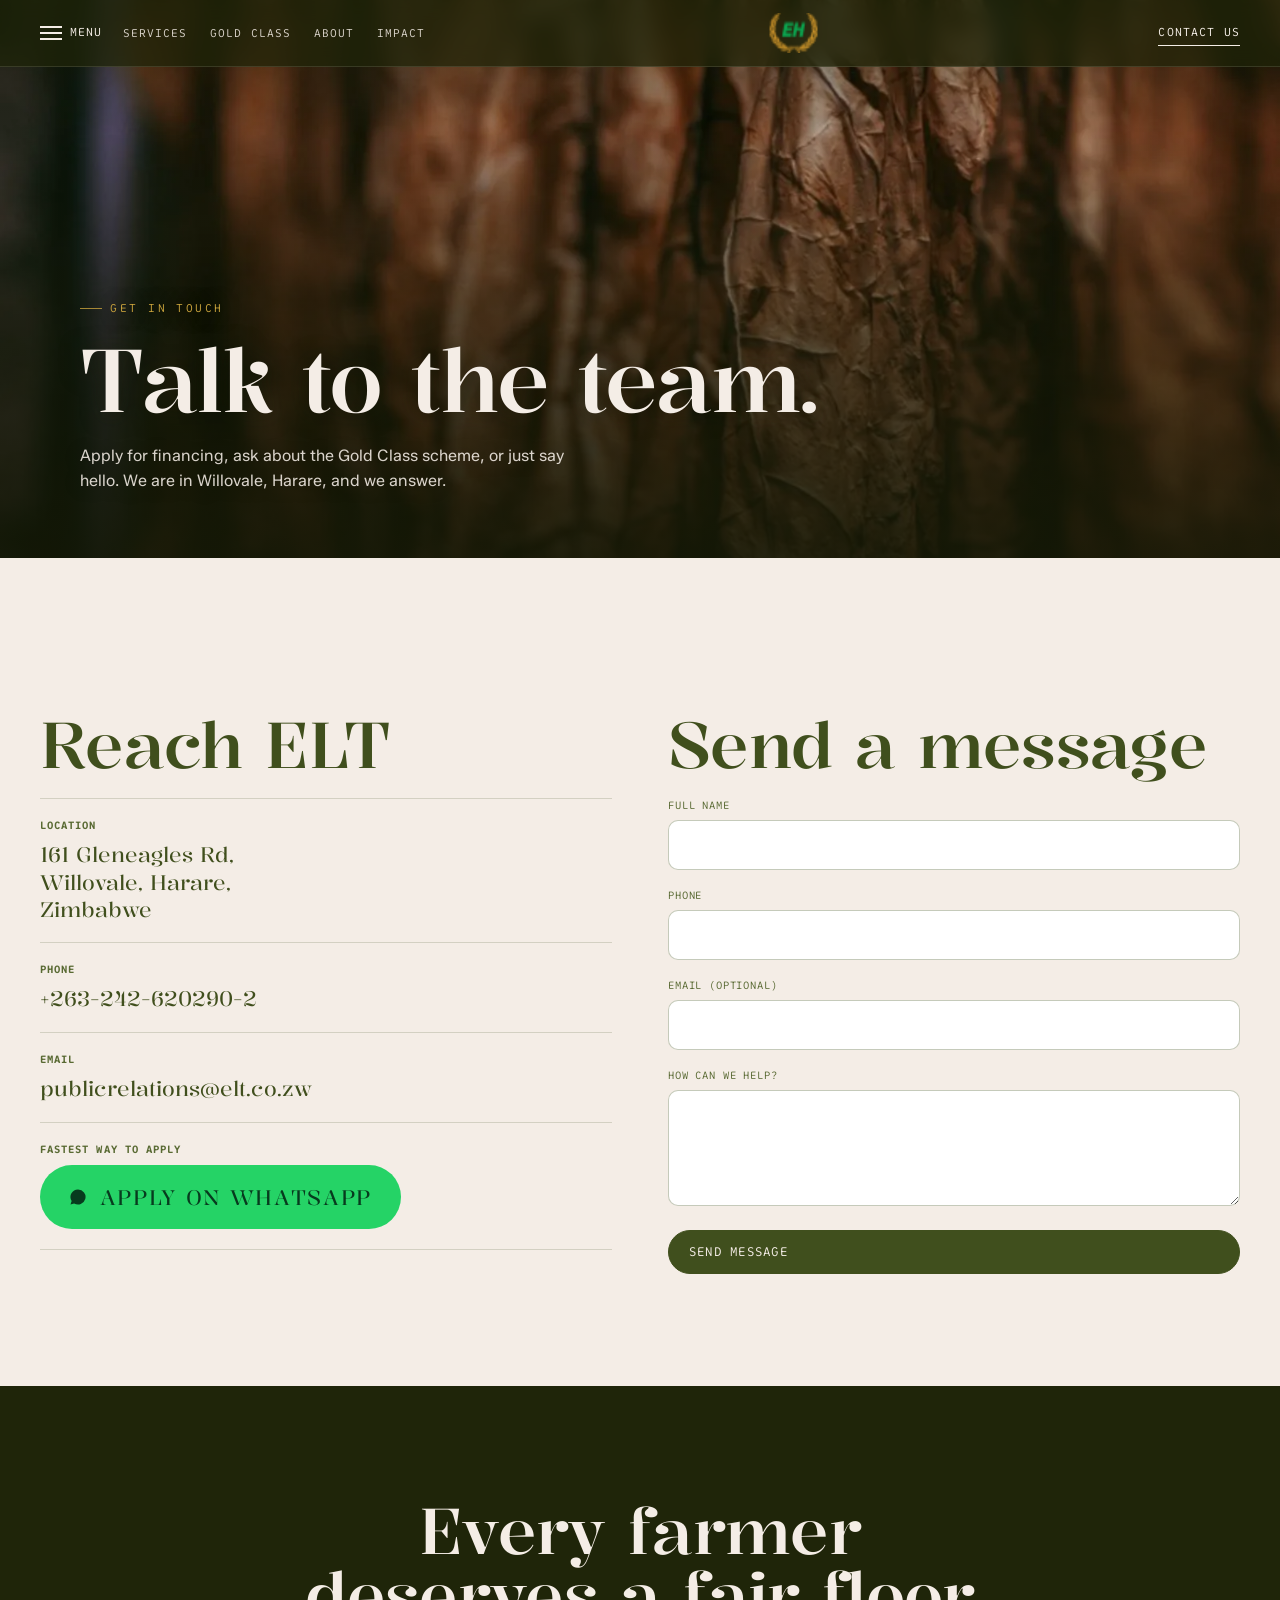
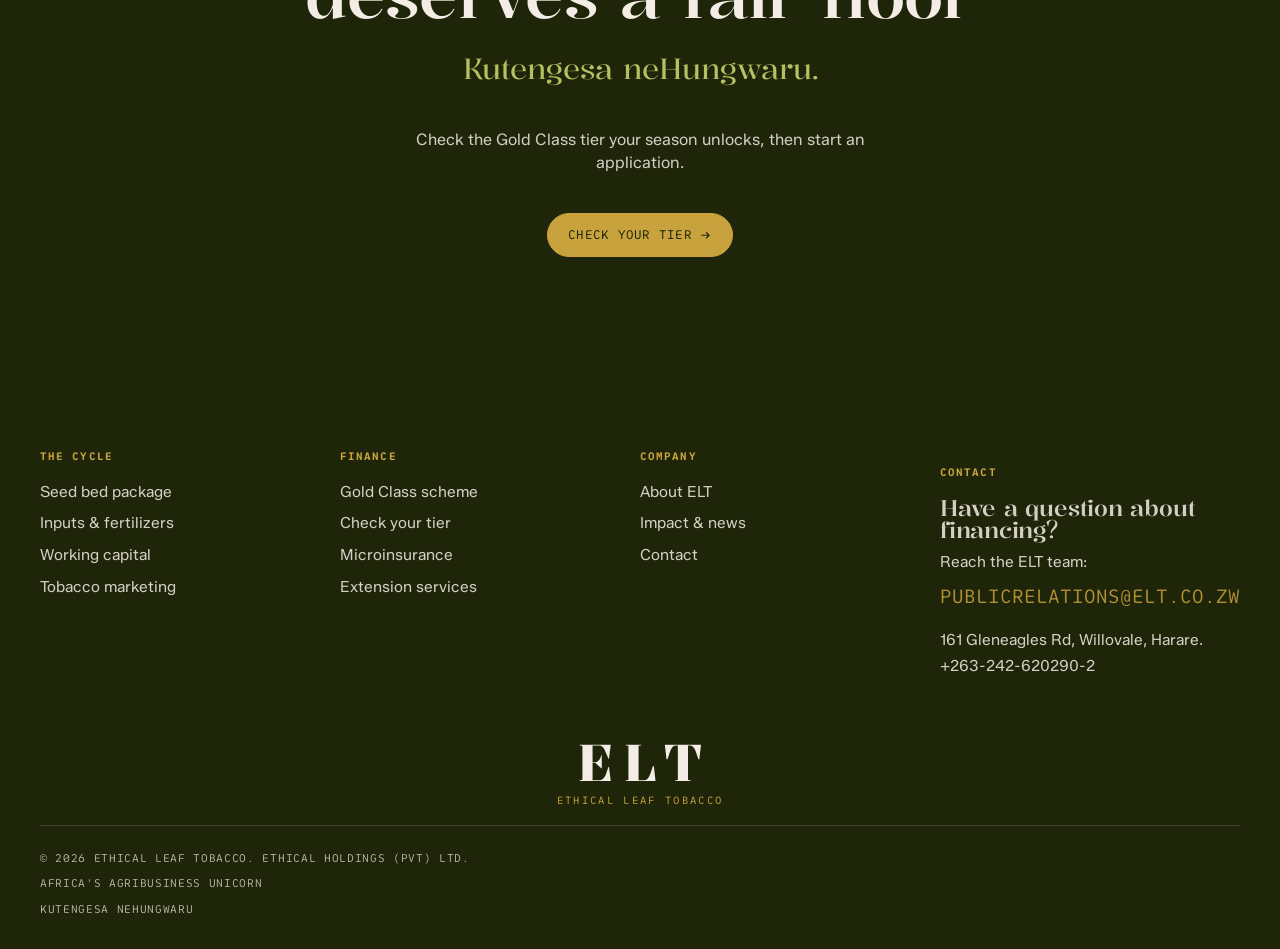
<file: contact.html>
<!DOCTYPE html>
<html lang="en" class="no-js inner-page">
<head>
<meta charset="utf-8">
<meta name="viewport" content="width=device-width, initial-scale=1, viewport-fit=cover">
<title>Contact | Ethical Leaf Tobacco</title>
<meta name="description" content="Reach Ethical Leaf Tobacco: 161 Gleneagles Rd, Willovale, Harare. +263-242-620290-2. publicrelations@elt.co.zw. Apply for farmer financing or talk to the team.">
<link rel="icon" href="assets/img/elt-favicon.png">
<link rel="preconnect" href="https://fonts.googleapis.com">
<link rel="preconnect" href="https://fonts.gstatic.com" crossorigin>
<link href="https://fonts.googleapis.com/css2?family=Kalnia:wght@300;400;500;600&family=Zalando+Sans:ital,wght@0,300;0,400;0,500;0,600;1,400&family=SUSE+Mono:wght@400;500;600&display=swap" rel="stylesheet">
<link rel="stylesheet" href="assets/lib/splide.min.css">
<link rel="stylesheet" href="styles.css?v=r19">
<script>document.documentElement.classList.remove('no-js');document.documentElement.classList.add('js');</script>
<meta property="og:type" content="website">
<meta property="og:title" content="Contact | Ethical Leaf Tobacco">
<meta property="og:description" content="Reach ELT: 161 Gleneagles Rd, Willovale, Harare. +263-242-620290-2. publicrelations@elt.co.zw.">
<meta property="og:url" content="https://elt.co.zw/contact.html">
<meta property="og:image" content="https://elt.co.zw/assets/img/hero.jpg">
<meta property="og:site_name" content="Ethical Leaf Tobacco">
<meta name="twitter:card" content="summary_large_image">
<link rel="canonical" href="https://elt.co.zw/contact.html">
<script type="application/ld+json">
{"@context":"https://schema.org","@type":"Organization","name":"Ethical Leaf Tobacco","legalName":"Ethical Holdings (Pvt) Ltd","url":"https://elt.co.zw","foundingDate":"2015","slogan":"Kutengesa neHungwaru","description":"Agri-finance and contract farming that finances smallholder tobacco farmers across Zimbabwe from the seed bed to the auction floor.","address":{"@type":"PostalAddress","streetAddress":"161 Gleneagles Rd, Willovale","addressLocality":"Harare","addressCountry":"ZW"},"telephone":"+263-242-620290-2","email":"publicrelations@elt.co.zw","areaServed":"Zimbabwe"}
</script>
</head>
<body>

<div id="ground" aria-hidden="true">
  <div class="ground-fallback"></div>
  <canvas id="hero-gradient"></canvas>
</div>

<div id="preloader" aria-hidden="true">
  <div class="pl-center">
    <span class="pl-wordmark"><span class="plw-mark">ELT</span><span class="plw-name">Ethical Leaf Tobacco</span></span>
    <div class="pl-track"><span class="pl-fill" id="pl-bar"></span></div>
  </div>
</div>

<header class="nav-wrap" id="nav">
  <div class="nav-left">
    <button class="menu-btn" id="menu-open" aria-label="Open menu">
      <span class="bars" aria-hidden="true"><span></span><span></span><span></span></span>
      <span class="text-14-caps">Menu</span>
    </button>
    <nav class="nav-links" aria-label="Primary">
      <a href="services.html">Services</a>
      <a href="gold-class.html">Gold Class</a>
      <a href="about.html">About</a>
      <a href="impact.html">Impact</a>
    </nav>
  </div>
  <a class="wordmark-nav" href="index.html" aria-label="Ethical Leaf Tobacco home"><img src="assets/img/elt-favicon.png" alt="Ethical Leaf Tobacco"></a>
  <div class="nav-right">
    <a class="contact-wrap" href="contact.html">
      <span class="text-14-caps">Contact us</span>
      <span class="underline"></span>
    </a>
  </div>
</header>

<main id="top">

<!-- HERO VARIANT: leaf macro band, shorter -->
<section class="page-hero" style="min-height:62svh">
  <div class="ph-media">
    <picture>
      <source type="image/webp" srcset="assets/img/webp/leaf.webp">
      <img src="assets/img/leaf.jpg" alt="Tobacco leaf detail" loading="eager" decoding="async">
    </picture>
  </div>
  <div class="wrap">
    <p class="ph-eyebrow">Get in touch</p>
    <h1 class="ph-title" text-split>Talk to the team.</h1>
    <p class="ph-sub">Apply for financing, ask about the Gold Class scheme, or just say hello. We are in Willovale, Harare, and we answer.</p>
  </div>
</section>

<!-- CONTACT grid -->
<section class="band band-cream">
  <div class="wrap">
    <div class="contact-grid">
      <div class="contact-info">
        <div class="band-head" style="margin-bottom:1.4rem">
          <h2 class="display" text-split>Reach ELT</h2>
        </div>
        <div class="ci-item"><h4>Location</h4><p>161 Gleneagles Rd,<br>Willovale, Harare,<br>Zimbabwe</p></div>
        <div class="ci-item"><h4>Phone</h4><a href="tel:+2632426202902">+263-242-620290-2</a></div>
        <div class="ci-item"><h4>Email</h4><a href="mailto:publicrelations@elt.co.zw">publicrelations@elt.co.zw</a></div>
        <div class="ci-item" style="border-bottom:1px solid rgba(64,79,29,0.18)">
          <h4>Fastest way to apply</h4>
          <a class="wa-cta" href="https://wa.me/263242620290?text=Hi%20ELT%2C%20I%27d%20like%20to%20apply%20for%20farmer%20financing." target="_blank" rel="noopener">
            <svg viewBox="0 0 24 24" fill="currentColor" aria-hidden="true"><path d="M17.5 14.4c-.3-.1-1.7-.8-2-.9-.3-.1-.5-.1-.7.1-.2.3-.7.9-.9 1.1-.2.2-.3.2-.6.1-1.7-.8-2.8-1.5-3.9-3.4-.3-.5.3-.5.8-1.5.1-.2 0-.4 0-.5 0-.1-.7-1.6-.9-2.2-.2-.6-.5-.5-.7-.5h-.6c-.2 0-.5.1-.8.4-.3.3-1 1-1 2.5s1.1 2.9 1.2 3.1c.2.2 2.1 3.3 5.2 4.6 2.9 1.2 2.9.8 3.5.8.5 0 1.7-.7 2-1.4.2-.7.2-1.2.2-1.4-.1-.1-.3-.2-.6-.3M12 2a10 10 0 0 0-8.5 15.3L2 22l4.8-1.5A10 10 0 1 0 12 2"/></svg>
            Apply on WhatsApp
          </a>
        </div>
      </div>
      <div class="contact-form">
        <div class="band-head" style="margin-bottom:1.4rem">
          <h2 class="display" text-split>Send a message</h2>
        </div>
        <form id="contact-form" novalidate>
          <div class="calc-field"><label for="cf-name">Full name</label><input type="text" id="cf-name" name="fullname" required></div>
          <div class="calc-field"><label for="cf-phone">Phone</label><input type="tel" id="cf-phone" name="phone" required></div>
          <div class="calc-field"><label for="cf-email">Email (optional)</label><input type="email" id="cf-email" name="email"></div>
          <div class="calc-field"><label for="cf-msg">How can we help?</label><textarea id="cf-msg" name="message" rows="4" style="width:100%;padding:0.85em 1em;border:1px solid rgba(64,79,29,0.3);border-radius:10px;background:#fff;color:var(--ink);font:inherit;font-size:0.95rem"></textarea></div>
          <button type="submit" class="btn btn-solid" style="width:100%"><span class="lbl">Send message</span></button>
          <div class="apply-msg" id="cf-success" style="margin-top:1rem">Thank you, your message is in. Our team will be in touch soon.</div>
          <div class="apply-msg" id="cf-error" style="margin-top:1rem"></div>
        </form>
      </div>
    </div>
  </div>
</section>

<!-- CTA -->
<section id="s-cta" class="band-green">
  <div class="wrap cta-inner">
    <h2 class="display" text-split>Every farmer deserves a fair floor</h2>
    <p class="cta-lead">Kutengesa neHungwaru.</p>
    <p>Check the Gold Class tier your season unlocks, then start an application.</p>
    <div class="cta-buttons">
      <a class="btn btn-gold" href="gold-class.html#calc"><span class="lbl">Check your tier</span>
        <svg class="arrow" viewBox="0 0 16 16" fill="none"><path d="M3 8h10M9 4l4 4-4 4" stroke="currentColor" stroke-width="1.5"/></svg>
      </a>
    </div>
  </div>
</section>

</main>

<footer id="s-footer">
  <div class="wrap">
    <div class="footer-cols">
      <div class="footer-col">
        <h5>The cycle</h5>
        <a href="services.html">Seed bed package</a>
        <a href="services.html">Inputs &amp; fertilizers</a>
        <a href="services.html">Working capital</a>
        <a href="services.html">Tobacco marketing</a>
      </div>
      <div class="footer-col">
        <h5>Finance</h5>
        <a href="gold-class.html">Gold Class scheme</a>
        <a href="gold-class.html#calc">Check your tier</a>
        <a href="services.html">Microinsurance</a>
        <a href="services.html">Extension services</a>
      </div>
      <div class="footer-col">
        <h5>Company</h5>
        <a href="about.html">About ELT</a>
        <a href="impact.html">Impact &amp; news</a>
        <a href="contact.html">Contact</a>
      </div>
      <div class="footer-col footer-contact">
        <h5>Contact</h5>
        <p class="fc-q display">Have a question about financing?</p>
        <p>Reach the ELT team:</p>
        <a class="fc-mail" href="mailto:publicrelations@elt.co.zw">PUBLICRELATIONS@ELT.CO.ZW</a>
        <p class="footer-address">161 Gleneagles Rd, Willovale, Harare.<br>+263-242-620290-2</p>
      </div>
    </div>
    <div class="footer-brand">
      <span class="footer-wordmark">
        <span class="fw-mark">ELT</span>
        <span class="fw-name">Ethical Leaf Tobacco</span>
      </span>
    </div>
    <div class="footer-bottom">
      <span>&copy; 2026 Ethical Leaf Tobacco. Ethical Holdings (Pvt) Ltd.</span>
      <span>Africa's agribusiness unicorn</span>
      <span>kutengesa neHungwaru</span>
    </div>
  </div>
</footer>
<nav class="menu-side-bar" id="menu-side-bar" aria-hidden="true">
  <div class="menu-top">
    <a class="wordmark-nav" href="index.html" aria-label="Ethical Leaf Tobacco home"><img src="assets/img/elt-favicon.png" alt="Ethical Leaf Tobacco"></a>
    <button class="menu-close" id="menu-close"><span>Close</span><span aria-hidden="true">&times;</span></button>
  </div>
  <div class="menu-nav">
    <div class="menu-group">
      <a class="mg-head mg-link" href="services.html">Services <span class="mg-plus mg-arrow" aria-hidden="true">&rarr;</span></a>
    </div>
    <div class="menu-group">
      <a class="mg-head mg-link" href="gold-class.html">Gold Class <span class="mg-plus mg-arrow" aria-hidden="true">&rarr;</span></a>
    </div>
    <div class="menu-group">
      <a class="mg-head mg-link" href="about.html">About <span class="mg-plus mg-arrow" aria-hidden="true">&rarr;</span></a>
    </div>
    <div class="menu-group">
      <a class="mg-head mg-link" href="impact.html">Impact <span class="mg-plus mg-arrow" aria-hidden="true">&rarr;</span></a>
    </div>
    <div class="menu-group">
      <a class="mg-head mg-link" href="contact.html">Contact <span class="mg-plus mg-arrow" aria-hidden="true">&rarr;</span></a>
    </div>
  </div>
  <div class="menu-foot">
    <span class="tagline">kutengesa neHungwaru</span>
    <button class="btn btn-gold" data-apply style="align-self:flex-start"><span class="lbl">partner with us</span></button>
  </div>
</nav>
<div class="apply-form" id="apply-form" aria-hidden="true">
  <div class="apply-panel" data-lenis-prevent>
    <div class="apply-top">
      <div>
        <h3>Apply for ELT Farmer Financing, 2027 Season</h3>
        <p class="apply-intro">Financing for smallholder tobacco growers across Zimbabwe.</p>
      </div>
      <button class="apply-close" id="apply-close" aria-label="Close form">&times;</button>
    </div>
    <form id="elt-form" novalidate>
      <div class="field"><label>Full name</label><input type="text" name="fullname" required></div>
      <div class="field"><label>Farm name</label><input type="text" name="farmname"></div>
      <div class="field"><label>Your phone</label><input type="tel" name="phone" required></div>
      <div class="field"><label>Farm location</label><input type="text" name="location"></div>
      <div class="field"><label>Region</label>
        <select name="region">
          <option>Mashonaland Central</option><option>Mashonaland West</option><option>Mashonaland East</option>
          <option>Manicaland</option><option>Midlands</option><option>Masvingo</option>
          <option>Matabeleland North</option><option>Matabeleland South</option>
          <option>Karoi</option><option>Hurungwe</option><option>Bindura</option><option>Marondera</option><option>Other</option>
        </select>
      </div>
      <div class="field"><label>Tobacco type</label>
        <select name="type"><option>Flue-cured Virginia</option><option>Oriental</option><option>Dark fire-cured</option><option>Mixed / other</option></select>
      </div>
      <div class="field"><label>Grower profile</label>
        <select name="profile"><option>First-season grower</option><option>Commercial estate</option><option>Other</option></select>
      </div>
      <div class="field-row">
        <div class="field"><label>Hectares</label><input type="number" name="hectares" min="0" step="0.5"></div>
        <div class="field"><label>Units</label><select name="units"><option>hectares</option><option>acres</option></select></div>
      </div>
      <div class="field"><label>Timing</label>
        <select name="timing"><option>Spring 2026</option><option>Summer 2026</option><option>Fall 2026</option><option>Winter 2027</option><option>Already growing</option><option>Other timing</option></select>
      </div>
      <div class="field"><label>Current financing arrangement</label>
        <select name="financing"><option>Self-financed</option><option>Contract grower</option><option>Bank / microfinance loan</option><option>Family / informal lending</option><option>No financing in place</option><option>First season</option><option>Other</option></select>
      </div>
      <p class="apply-disclaimer">Submitting this form does not guarantee financing. We review each application to balance regional capacity and grower readiness.</p>
      <button type="submit" class="btn btn-solid apply-submit"><span class="lbl">Submit application</span></button>
      <div class="apply-msg" id="apply-success">Thank you, your application is in. Our team will be in touch soon.</div>
      <div class="apply-msg" id="apply-error">Oops, something went wrong while submitting the form.</div>
    </form>
  </div>
</div>

<script src="assets/lib/gsap.min.js"></script>
<script src="assets/lib/ScrollTrigger.min.js"></script>
<script src="assets/lib/splide.min.js"></script>
<script src="app.js?v=r19"></script>

</body>
</html>
</file>
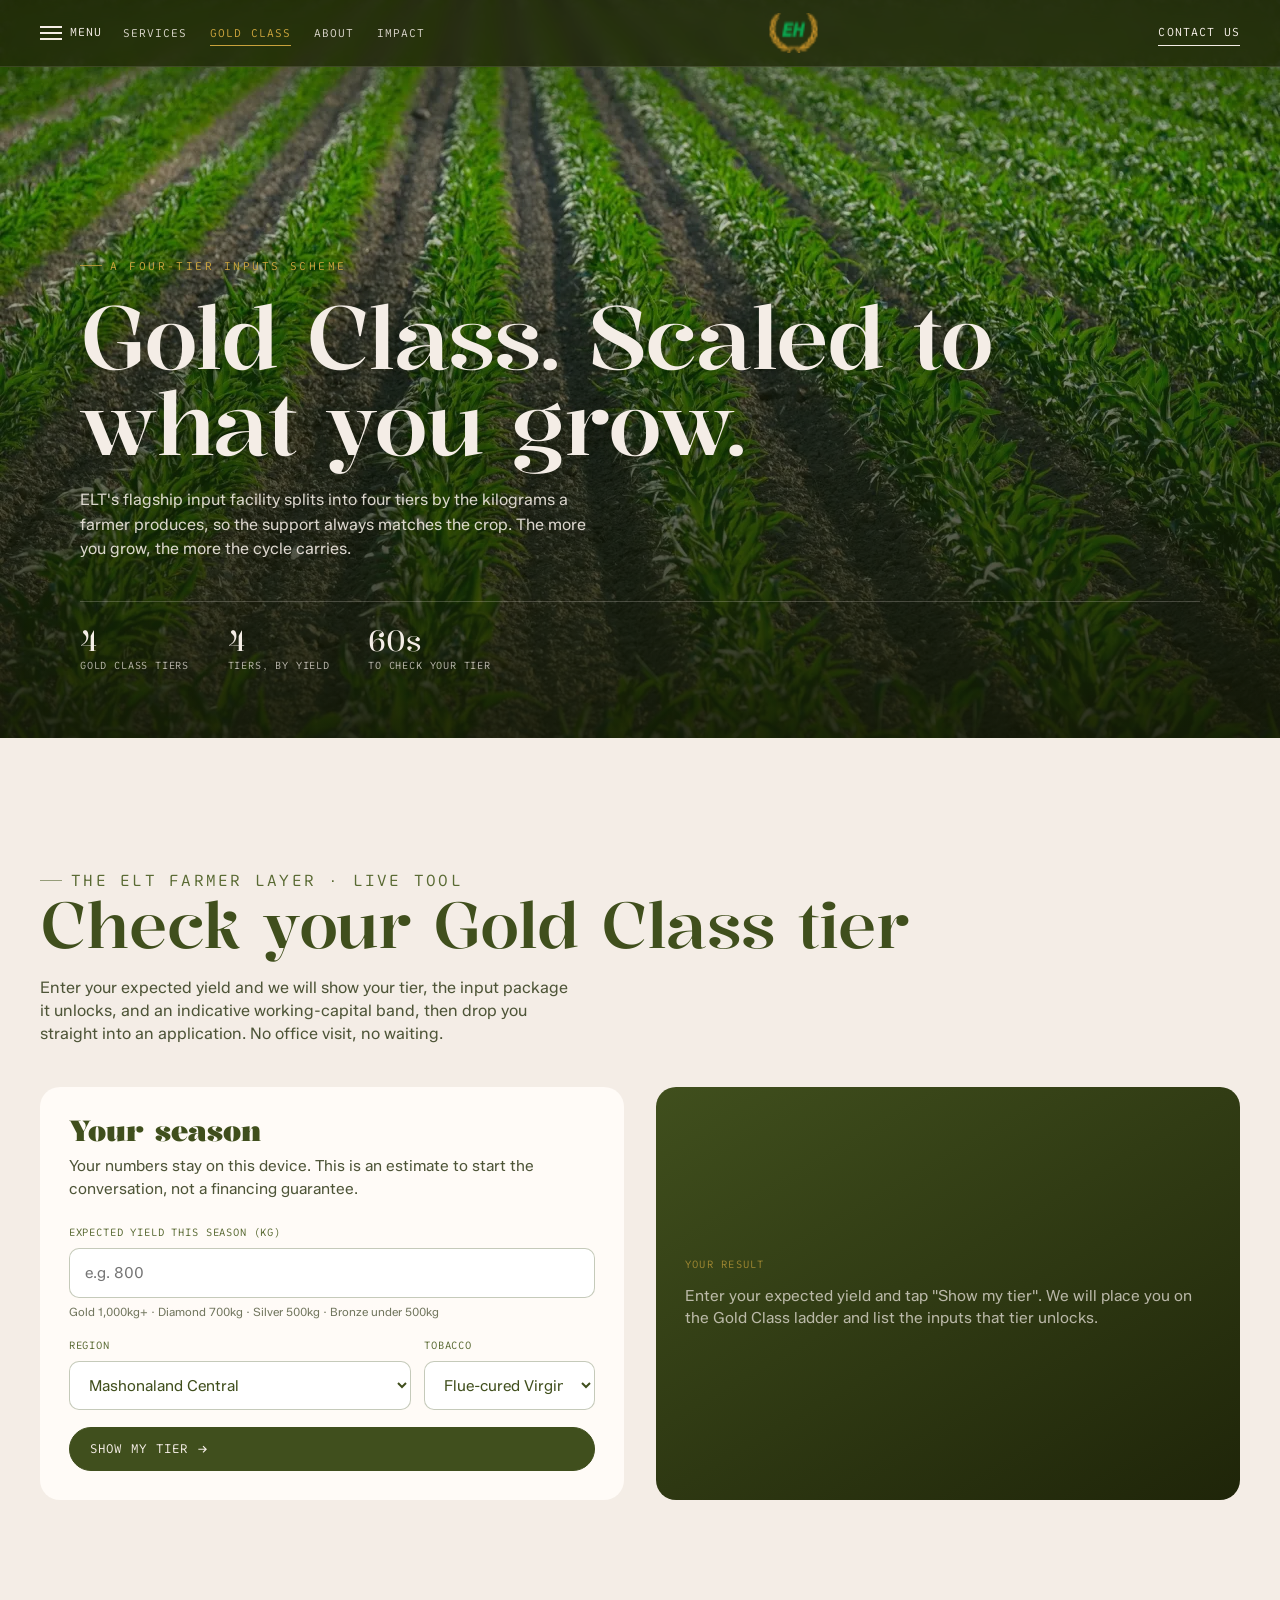
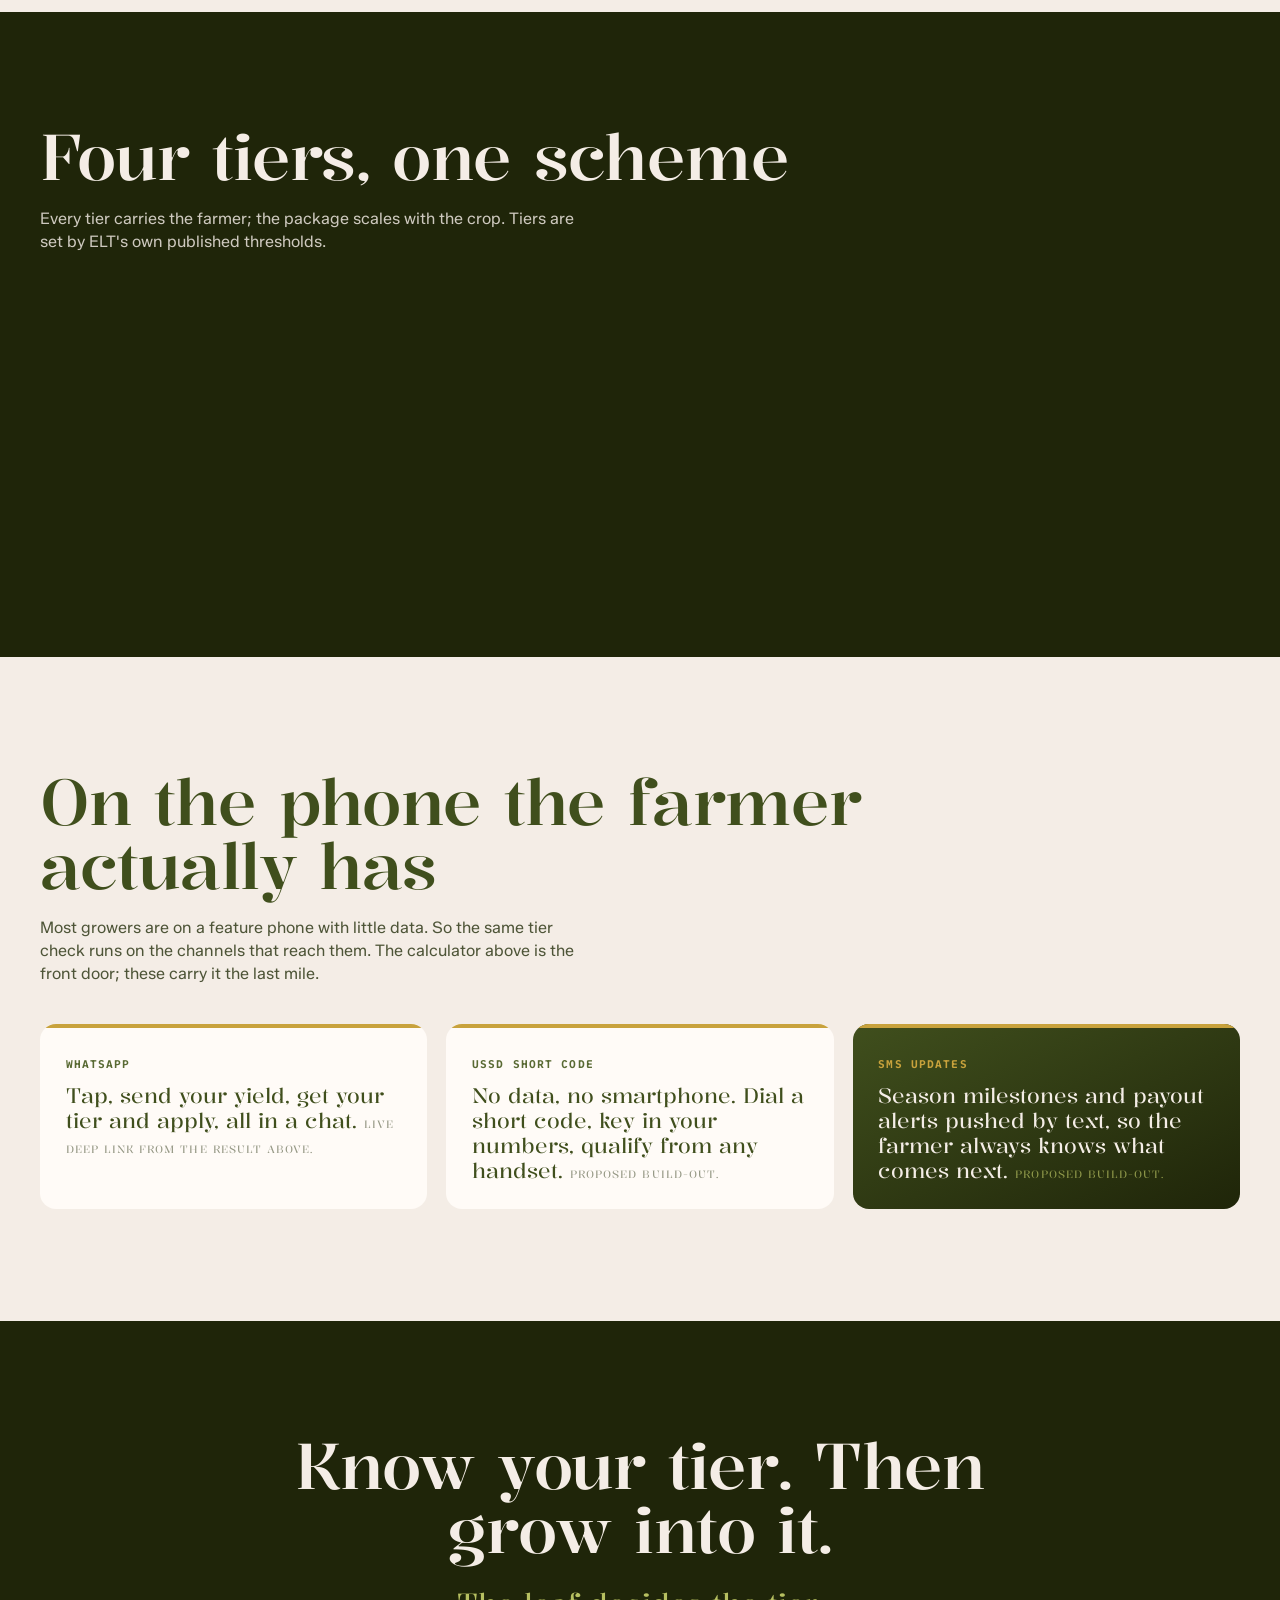
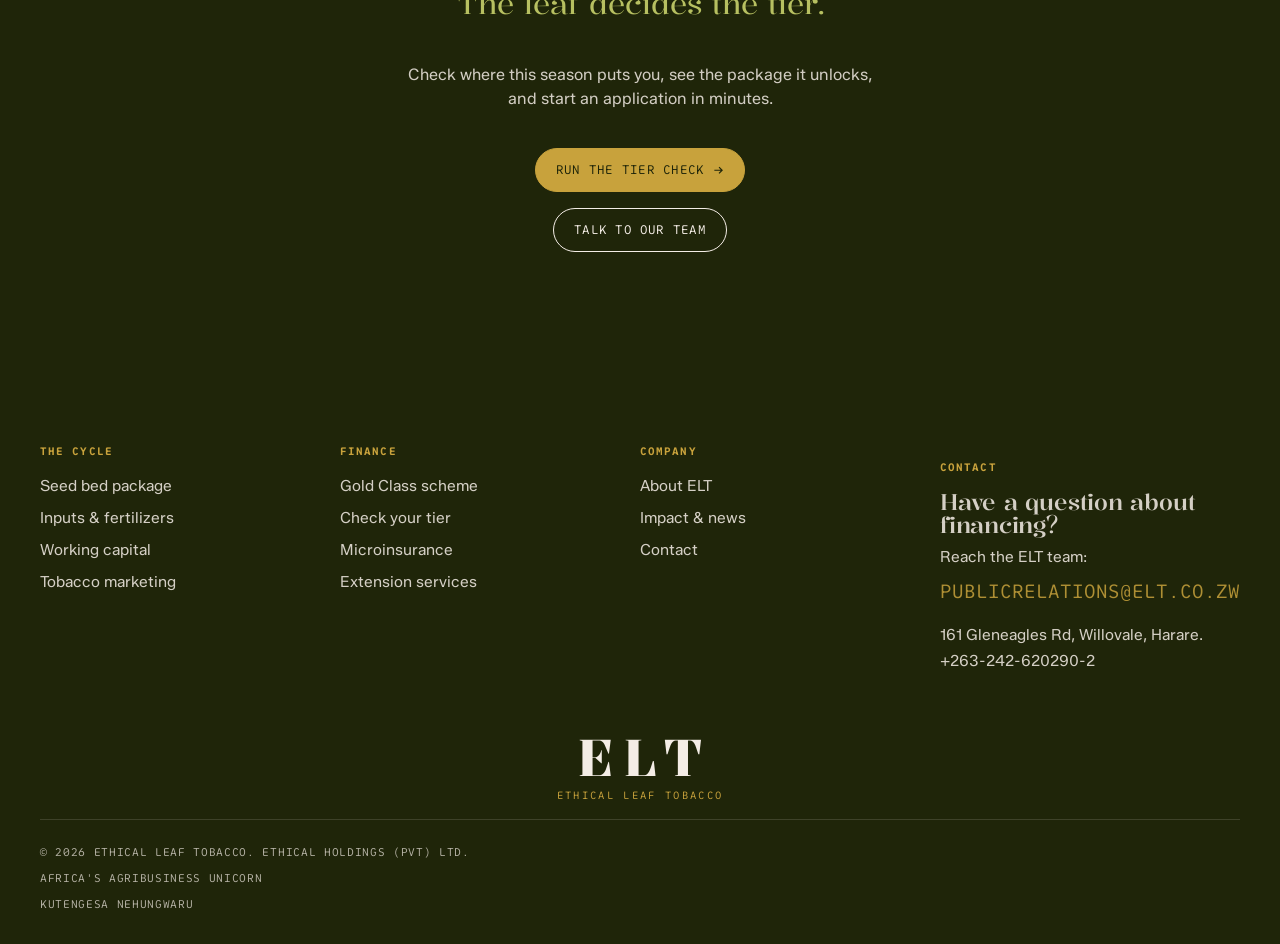
<file: gold-class.html>
<!DOCTYPE html>
<html lang="en" class="no-js inner-page">
<head>
<meta charset="utf-8">
<meta name="viewport" content="width=device-width, initial-scale=1, viewport-fit=cover">
<title>Gold Class scheme | Ethical Leaf Tobacco</title>
<meta name="description" content="ELT's Gold Class inputs scheme, four tiers scaled to what you produce. Check your tier in seconds and see the input package it unlocks.">
<link rel="icon" href="assets/img/elt-favicon.png">
<link rel="preconnect" href="https://fonts.googleapis.com">
<link rel="preconnect" href="https://fonts.gstatic.com" crossorigin>
<link href="https://fonts.googleapis.com/css2?family=Kalnia:wght@300;400;500;600&family=Zalando+Sans:ital,wght@0,300;0,400;0,500;0,600;1,400&family=SUSE+Mono:wght@400;500;600&display=swap" rel="stylesheet">
<link rel="stylesheet" href="assets/lib/splide.min.css">
<link rel="stylesheet" href="styles.css?v=r19">
<script>document.documentElement.classList.remove('no-js');document.documentElement.classList.add('js');</script>
<meta property="og:type" content="website">
<meta property="og:title" content="Gold Class scheme | Ethical Leaf Tobacco">
<meta property="og:description" content="ELT's Gold Class inputs scheme, four tiers scaled to what you produce. Check your tier in seconds.">
<meta property="og:url" content="https://elt.co.zw/gold-class.html">
<meta property="og:image" content="https://elt.co.zw/assets/img/hero.jpg">
<meta property="og:site_name" content="Ethical Leaf Tobacco">
<meta name="twitter:card" content="summary_large_image">
<link rel="canonical" href="https://elt.co.zw/gold-class.html">
<script type="application/ld+json">
{"@context":"https://schema.org","@type":"Organization","name":"Ethical Leaf Tobacco","legalName":"Ethical Holdings (Pvt) Ltd","url":"https://elt.co.zw","foundingDate":"2015","slogan":"Kutengesa neHungwaru","description":"Agri-finance and contract farming that finances smallholder tobacco farmers across Zimbabwe from the seed bed to the auction floor.","address":{"@type":"PostalAddress","streetAddress":"161 Gleneagles Rd, Willovale","addressLocality":"Harare","addressCountry":"ZW"},"telephone":"+263-242-620290-2","email":"publicrelations@elt.co.zw","areaServed":"Zimbabwe"}
</script>
</head>
<body>

<div id="ground" aria-hidden="true">
  <div class="ground-fallback"></div>
  <canvas id="hero-gradient"></canvas>
</div>

<div id="preloader" aria-hidden="true">
  <div class="pl-center">
    <span class="pl-wordmark"><span class="plw-mark">ELT</span><span class="plw-name">Ethical Leaf Tobacco</span></span>
    <div class="pl-track"><span class="pl-fill" id="pl-bar"></span></div>
  </div>
</div>

<header class="nav-wrap" id="nav">
  <div class="nav-left">
    <button class="menu-btn" id="menu-open" aria-label="Open menu">
      <span class="bars" aria-hidden="true"><span></span><span></span><span></span></span>
      <span class="text-14-caps">Menu</span>
    </button>
    <nav class="nav-links" aria-label="Primary">
      <a href="services.html">Services</a>
      <a href="gold-class.html">Gold Class</a>
      <a href="about.html">About</a>
      <a href="impact.html">Impact</a>
    </nav>
  </div>
  <a class="wordmark-nav" href="index.html" aria-label="Ethical Leaf Tobacco home"><img src="assets/img/elt-favicon.png" alt="Ethical Leaf Tobacco"></a>
  <div class="nav-right">
    <a class="contact-wrap" href="contact.html">
      <span class="text-14-caps">Contact us</span>
      <span class="underline"></span>
    </a>
  </div>
</header>

<main id="top">

<!-- HERO VARIANT: gold-leaning band -->
<section class="page-hero">
  <div class="ph-media">
    <picture>
      <source type="image/webp" srcset="assets/img/webp/g1.webp">
      <img src="assets/img/g1.jpg" alt="Cured golden tobacco leaf, Gold Class grade" loading="eager" decoding="async">
    </picture>
  </div>
  <div class="wrap">
    <p class="ph-eyebrow">A four-tier inputs scheme</p>
    <h1 class="ph-title" text-split>Gold Class. Scaled to what you grow.</h1>
    <p class="ph-sub">ELT's flagship input facility splits into four tiers by the kilograms a farmer produces, so the support always matches the crop. The more you grow, the more the cycle carries.</p>
    <div class="ph-rail">
      <div class="ri"><span class="v">4</span><span class="l">Gold Class tiers</span></div>
      <div class="ri"><span class="v">4</span><span class="l">tiers, by yield</span></div>
      <div class="ri"><span class="v">60s</span><span class="l">to check your tier</span></div>
    </div>
  </div>
</section>

<!-- THE CALCULATOR (the demoed value-prop slice) -->
<section id="calc" class="band band-cream">
  <div class="wrap">
    <div class="band-head">
      <p class="eyebrow" style="color:var(--leaf-3)">The ELT Farmer Layer &middot; live tool</p>
      <h2 class="display" text-split>Check your Gold Class tier</h2>
      <p>Enter your expected yield and we will show your tier, the input package it unlocks, and an indicative working-capital band, then drop you straight into an application. No office visit, no waiting.</p>
    </div>
    <div class="calc-wrap">
      <form class="calc-panel" id="gc-calc" novalidate>
        <h3>Your season</h3>
        <p class="calc-intro">Your numbers stay on this device. This is an estimate to start the conversation, not a financing guarantee.</p>
        <div class="calc-field">
          <label for="gc-kg">Expected yield this season (kg)</label>
          <input type="number" id="gc-kg" name="kg" min="0" step="50" placeholder="e.g. 800" required>
          <p class="calc-note">Gold 1,000kg+ &middot; Diamond 700kg &middot; Silver 500kg &middot; Bronze under 500kg</p>
        </div>
        <div class="calc-row">
          <div class="calc-field">
            <label for="gc-region">Region</label>
            <select id="gc-region" name="region">
              <option>Mashonaland Central</option><option>Mashonaland West</option><option>Mashonaland East</option>
              <option>Manicaland</option><option>Midlands</option><option>Karoi / Hurungwe</option><option>Bindura</option><option>Marondera</option><option>Other</option>
            </select>
          </div>
          <div class="calc-field">
            <label for="gc-type">Tobacco</label>
            <select id="gc-type" name="type"><option>Flue-cured Virginia</option><option>Burley</option><option>Dark fire-cured</option><option>Other</option></select>
          </div>
        </div>
        <button type="submit" class="btn btn-solid" style="width:100%"><span class="lbl">Show my tier</span>
          <svg class="arrow" viewBox="0 0 16 16" fill="none"><path d="M3 8h10M9 4l4 4-4 4" stroke="currentColor" stroke-width="1.5"/></svg>
        </button>
      </form>
      <div class="calc-result" id="gc-result" aria-live="polite">
        <div class="cr-empty"><span class="mono">Your result</span>Enter your expected yield and tap "Show my tier". We will place you on the Gold Class ladder and list the inputs that tier unlocks.</div>
      </div>
    </div>
  </div>
</section>

<!-- THE FOUR TIERS -->
<section class="band band-green">
  <div class="wrap">
    <div class="band-head">
      <h2 class="display" text-split>Four tiers, one scheme</h2>
      <p>Every tier carries the farmer; the package scales with the crop. Tiers are set by ELT's own published thresholds.</p>
    </div>
    <div class="tier-grid">
      <article class="tier-card gold" data-reveal><div class="tc-name">Gold</div><div class="tc-kg">1,000 kg and above</div><p class="tc-desc">The full package: seed bed, land pack, curing fuel, packaging, priority logistics, a dedicated extension officer and microinsurance.</p></article>
      <article class="tier-card diamond" data-reveal><div class="tc-name">Diamond</div><div class="tc-kg">700 kg</div><p class="tc-desc">Seed bed, land pack, working capital, extension support and microinsurance cover for a strong commercial season.</p></article>
      <article class="tier-card silver" data-reveal><div class="tc-name">Silver</div><div class="tc-kg">500 kg</div><p class="tc-desc">Seed bed, core chemicals and fertilizer, working capital and on-the-ground extension support.</p></article>
      <article class="tier-card bronze" data-reveal><div class="tc-name">Bronze</div><div class="tc-kg">Under 500 kg</div><p class="tc-desc">A starter package: seed bed, essential inputs and extension support to build a first or smaller season.</p></article>
    </div>
  </div>
</section>

<!-- HOW IT REACHES THE FARMER: WhatsApp/USSD (proposed, surfaced) -->
<section class="band band-cream">
  <div class="wrap">
    <div class="band-head">
      <h2 class="display" text-split>On the phone the farmer actually has</h2>
      <p>Most growers are on a feature phone with little data. So the same tier check runs on the channels that reach them. The calculator above is the front door; these carry it the last mile.</p>
    </div>
    <div class="layer-grid" style="margin-top:2.4rem">
      <div class="vmv-card"><h3>WhatsApp</h3><p>Tap, send your yield, get your tier and apply, all in a chat. <span class="layer-note" style="color:var(--ink-soft)">Live deep link from the result above.</span></p></div>
      <div class="vmv-card"><h3>USSD short code</h3><p>No data, no smartphone. Dial a short code, key in your numbers, qualify from any handset. <span class="layer-note" style="color:var(--ink-soft)">Proposed build-out.</span></p></div>
      <div class="vmv-card green"><h3>SMS updates</h3><p>Season milestones and payout alerts pushed by text, so the farmer always knows what comes next. <span class="layer-note">Proposed build-out.</span></p></div>
    </div>
  </div>
</section>

<!-- CTA -->
<section id="s-cta" class="band-green">
  <div class="wrap cta-inner">
    <h2 class="display" text-split>Know your tier. Then grow into it.</h2>
    <p class="cta-lead">The leaf decides the tier.</p>
    <p>Check where this season puts you, see the package it unlocks, and start an application in minutes.</p>
    <div class="cta-buttons">
      <a class="btn btn-gold" href="#calc"><span class="lbl">Run the tier check</span>
        <svg class="arrow" viewBox="0 0 16 16" fill="none"><path d="M3 8h10M9 4l4 4-4 4" stroke="currentColor" stroke-width="1.5"/></svg>
      </a>
      <a class="btn btn-transparent on-dark" href="contact.html"><span class="lbl">Talk to our team</span></a>
    </div>
  </div>
</section>

</main>

<footer id="s-footer">
  <div class="wrap">
    <div class="footer-cols">
      <div class="footer-col">
        <h5>The cycle</h5>
        <a href="services.html">Seed bed package</a>
        <a href="services.html">Inputs &amp; fertilizers</a>
        <a href="services.html">Working capital</a>
        <a href="services.html">Tobacco marketing</a>
      </div>
      <div class="footer-col">
        <h5>Finance</h5>
        <a href="gold-class.html">Gold Class scheme</a>
        <a href="gold-class.html#calc">Check your tier</a>
        <a href="services.html">Microinsurance</a>
        <a href="services.html">Extension services</a>
      </div>
      <div class="footer-col">
        <h5>Company</h5>
        <a href="about.html">About ELT</a>
        <a href="impact.html">Impact &amp; news</a>
        <a href="contact.html">Contact</a>
      </div>
      <div class="footer-col footer-contact">
        <h5>Contact</h5>
        <p class="fc-q display">Have a question about financing?</p>
        <p>Reach the ELT team:</p>
        <a class="fc-mail" href="mailto:publicrelations@elt.co.zw">PUBLICRELATIONS@ELT.CO.ZW</a>
        <p class="footer-address">161 Gleneagles Rd, Willovale, Harare.<br>+263-242-620290-2</p>
      </div>
    </div>
    <div class="footer-brand">
      <span class="footer-wordmark">
        <span class="fw-mark">ELT</span>
        <span class="fw-name">Ethical Leaf Tobacco</span>
      </span>
    </div>
    <div class="footer-bottom">
      <span>&copy; 2026 Ethical Leaf Tobacco. Ethical Holdings (Pvt) Ltd.</span>
      <span>Africa's agribusiness unicorn</span>
      <span>kutengesa neHungwaru</span>
    </div>
  </div>
</footer>
<nav class="menu-side-bar" id="menu-side-bar" aria-hidden="true">
  <div class="menu-top">
    <a class="wordmark-nav" href="index.html" aria-label="Ethical Leaf Tobacco home"><img src="assets/img/elt-favicon.png" alt="Ethical Leaf Tobacco"></a>
    <button class="menu-close" id="menu-close"><span>Close</span><span aria-hidden="true">&times;</span></button>
  </div>
  <div class="menu-nav">
    <div class="menu-group">
      <a class="mg-head mg-link" href="services.html">Services <span class="mg-plus mg-arrow" aria-hidden="true">&rarr;</span></a>
    </div>
    <div class="menu-group">
      <a class="mg-head mg-link" href="gold-class.html">Gold Class <span class="mg-plus mg-arrow" aria-hidden="true">&rarr;</span></a>
    </div>
    <div class="menu-group">
      <a class="mg-head mg-link" href="about.html">About <span class="mg-plus mg-arrow" aria-hidden="true">&rarr;</span></a>
    </div>
    <div class="menu-group">
      <a class="mg-head mg-link" href="impact.html">Impact <span class="mg-plus mg-arrow" aria-hidden="true">&rarr;</span></a>
    </div>
    <div class="menu-group">
      <a class="mg-head mg-link" href="contact.html">Contact <span class="mg-plus mg-arrow" aria-hidden="true">&rarr;</span></a>
    </div>
  </div>
  <div class="menu-foot">
    <span class="tagline">kutengesa neHungwaru</span>
    <button class="btn btn-gold" data-apply style="align-self:flex-start"><span class="lbl">partner with us</span></button>
  </div>
</nav>
<div class="apply-form" id="apply-form" aria-hidden="true">
  <div class="apply-panel" data-lenis-prevent>
    <div class="apply-top">
      <div>
        <h3>Apply for ELT Farmer Financing, 2027 Season</h3>
        <p class="apply-intro">Financing for smallholder tobacco growers across Zimbabwe.</p>
      </div>
      <button class="apply-close" id="apply-close" aria-label="Close form">&times;</button>
    </div>
    <form id="elt-form" novalidate>
      <div class="field"><label>Full name</label><input type="text" name="fullname" required></div>
      <div class="field"><label>Farm name</label><input type="text" name="farmname"></div>
      <div class="field"><label>Your phone</label><input type="tel" name="phone" required></div>
      <div class="field"><label>Farm location</label><input type="text" name="location"></div>
      <div class="field"><label>Region</label>
        <select name="region">
          <option>Mashonaland Central</option><option>Mashonaland West</option><option>Mashonaland East</option>
          <option>Manicaland</option><option>Midlands</option><option>Masvingo</option>
          <option>Matabeleland North</option><option>Matabeleland South</option>
          <option>Karoi</option><option>Hurungwe</option><option>Bindura</option><option>Marondera</option><option>Other</option>
        </select>
      </div>
      <div class="field"><label>Tobacco type</label>
        <select name="type"><option>Flue-cured Virginia</option><option>Oriental</option><option>Dark fire-cured</option><option>Mixed / other</option></select>
      </div>
      <div class="field"><label>Grower profile</label>
        <select name="profile"><option>First-season grower</option><option>Commercial estate</option><option>Other</option></select>
      </div>
      <div class="field-row">
        <div class="field"><label>Hectares</label><input type="number" name="hectares" min="0" step="0.5"></div>
        <div class="field"><label>Units</label><select name="units"><option>hectares</option><option>acres</option></select></div>
      </div>
      <div class="field"><label>Timing</label>
        <select name="timing"><option>Spring 2026</option><option>Summer 2026</option><option>Fall 2026</option><option>Winter 2027</option><option>Already growing</option><option>Other timing</option></select>
      </div>
      <div class="field"><label>Current financing arrangement</label>
        <select name="financing"><option>Self-financed</option><option>Contract grower</option><option>Bank / microfinance loan</option><option>Family / informal lending</option><option>No financing in place</option><option>First season</option><option>Other</option></select>
      </div>
      <p class="apply-disclaimer">Submitting this form does not guarantee financing. We review each application to balance regional capacity and grower readiness.</p>
      <button type="submit" class="btn btn-solid apply-submit"><span class="lbl">Submit application</span></button>
      <div class="apply-msg" id="apply-success">Thank you, your application is in. Our team will be in touch soon.</div>
      <div class="apply-msg" id="apply-error">Oops, something went wrong while submitting the form.</div>
    </form>
  </div>
</div>

<script src="assets/lib/gsap.min.js"></script>
<script src="assets/lib/ScrollTrigger.min.js"></script>
<script src="assets/lib/splide.min.js"></script>
<script src="app.js?v=r19"></script>

</body>
</html>
</file>
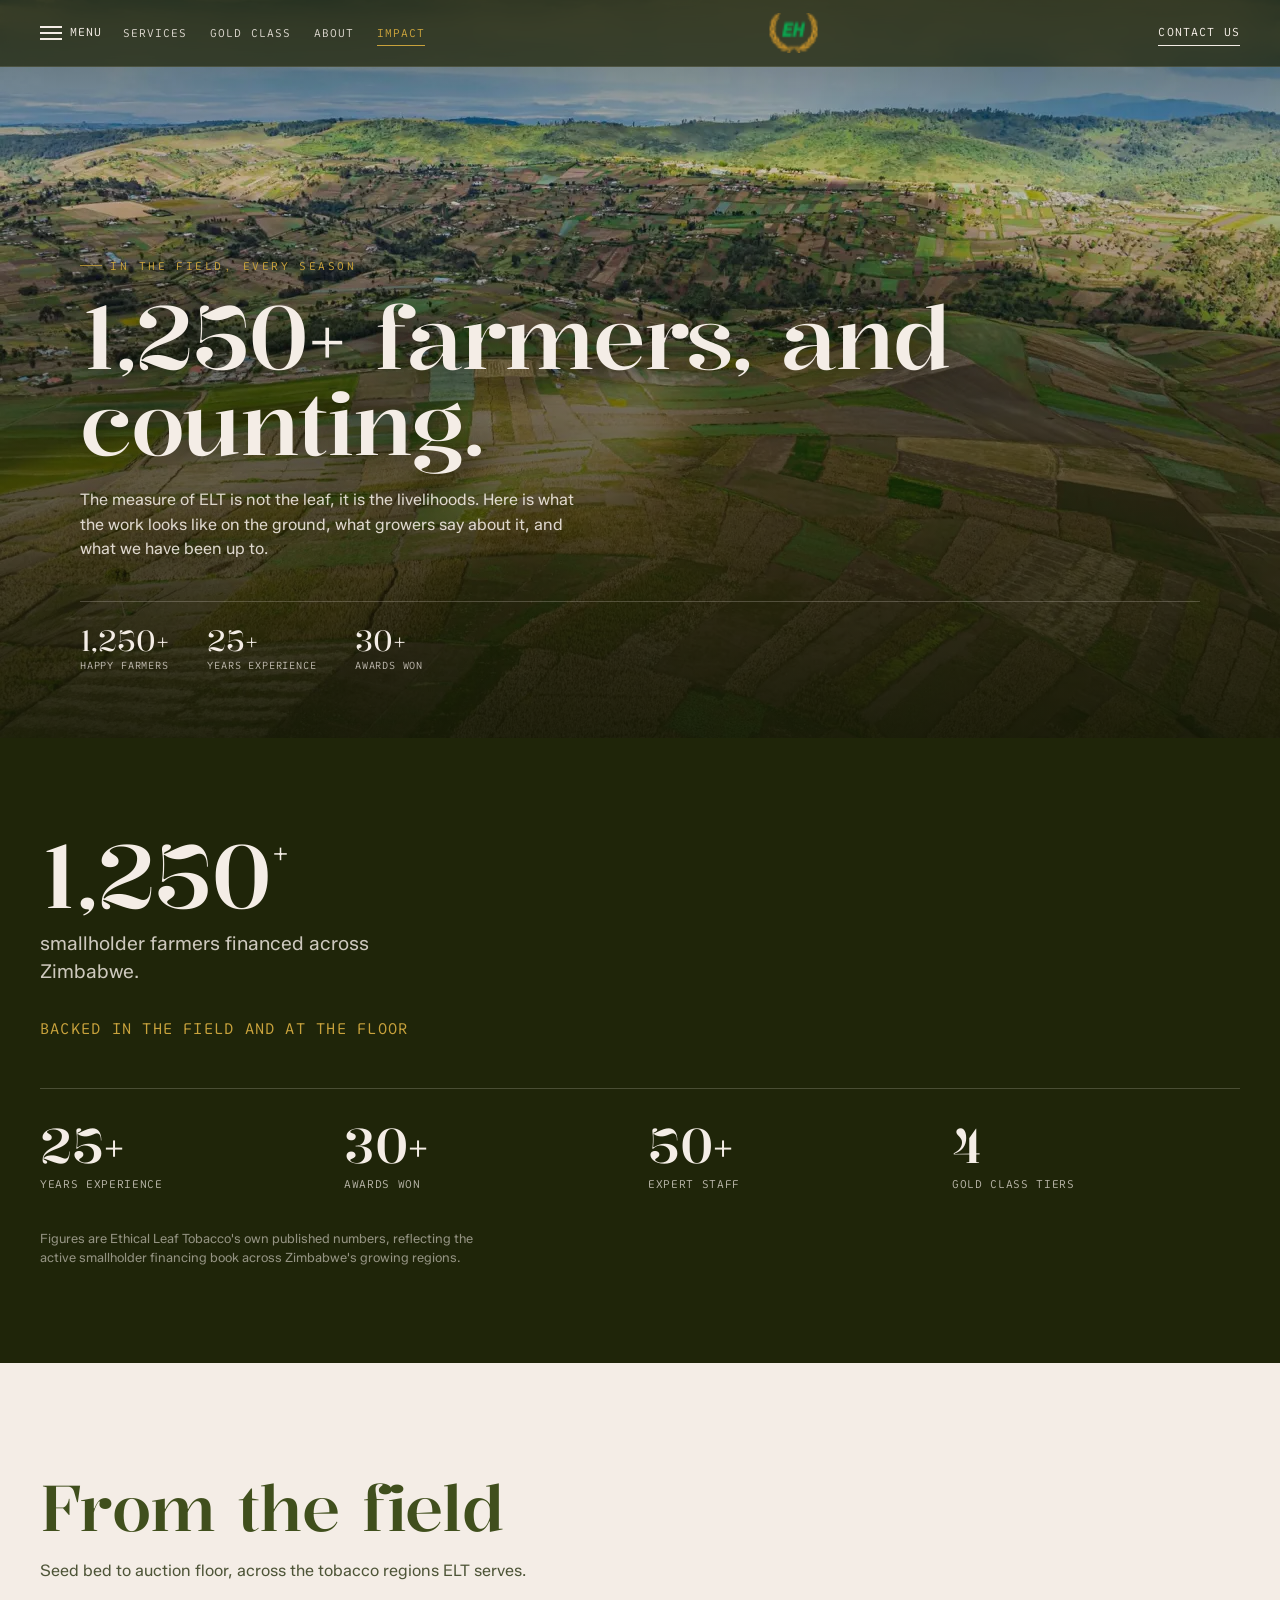
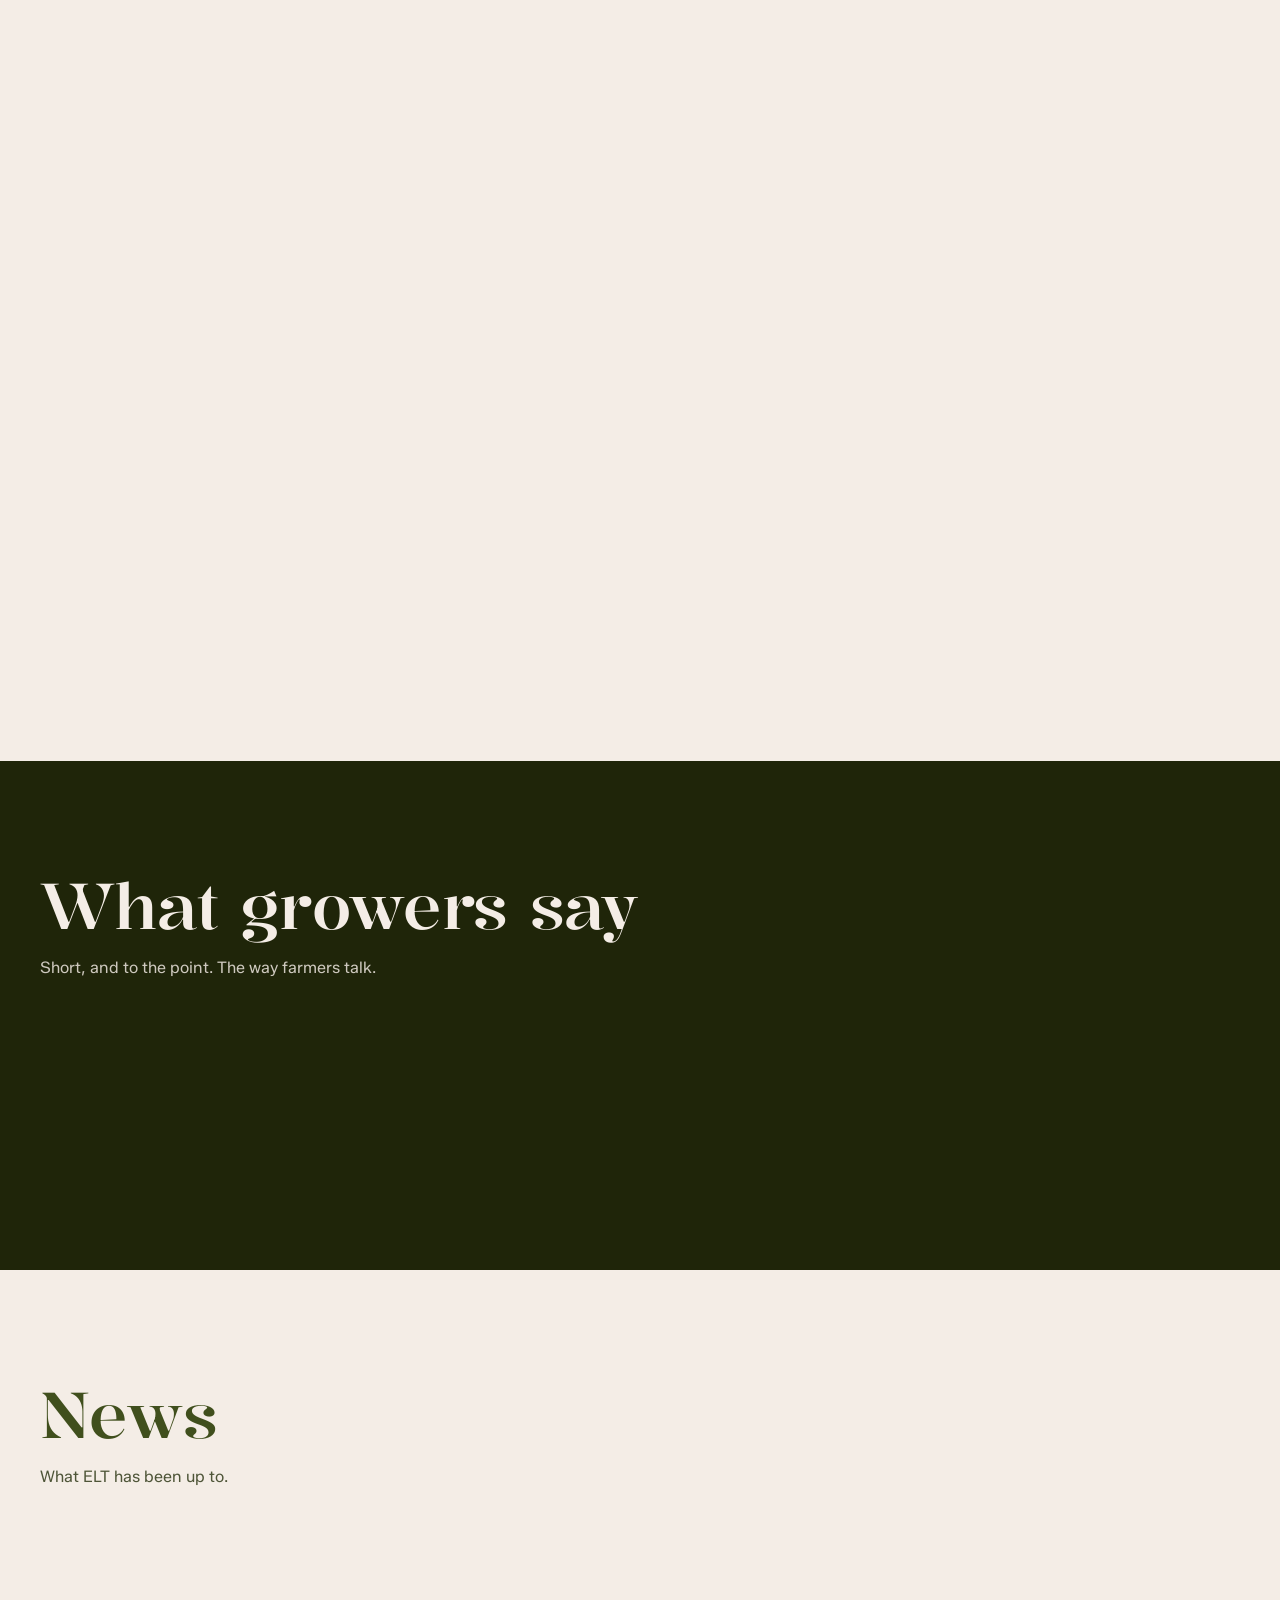
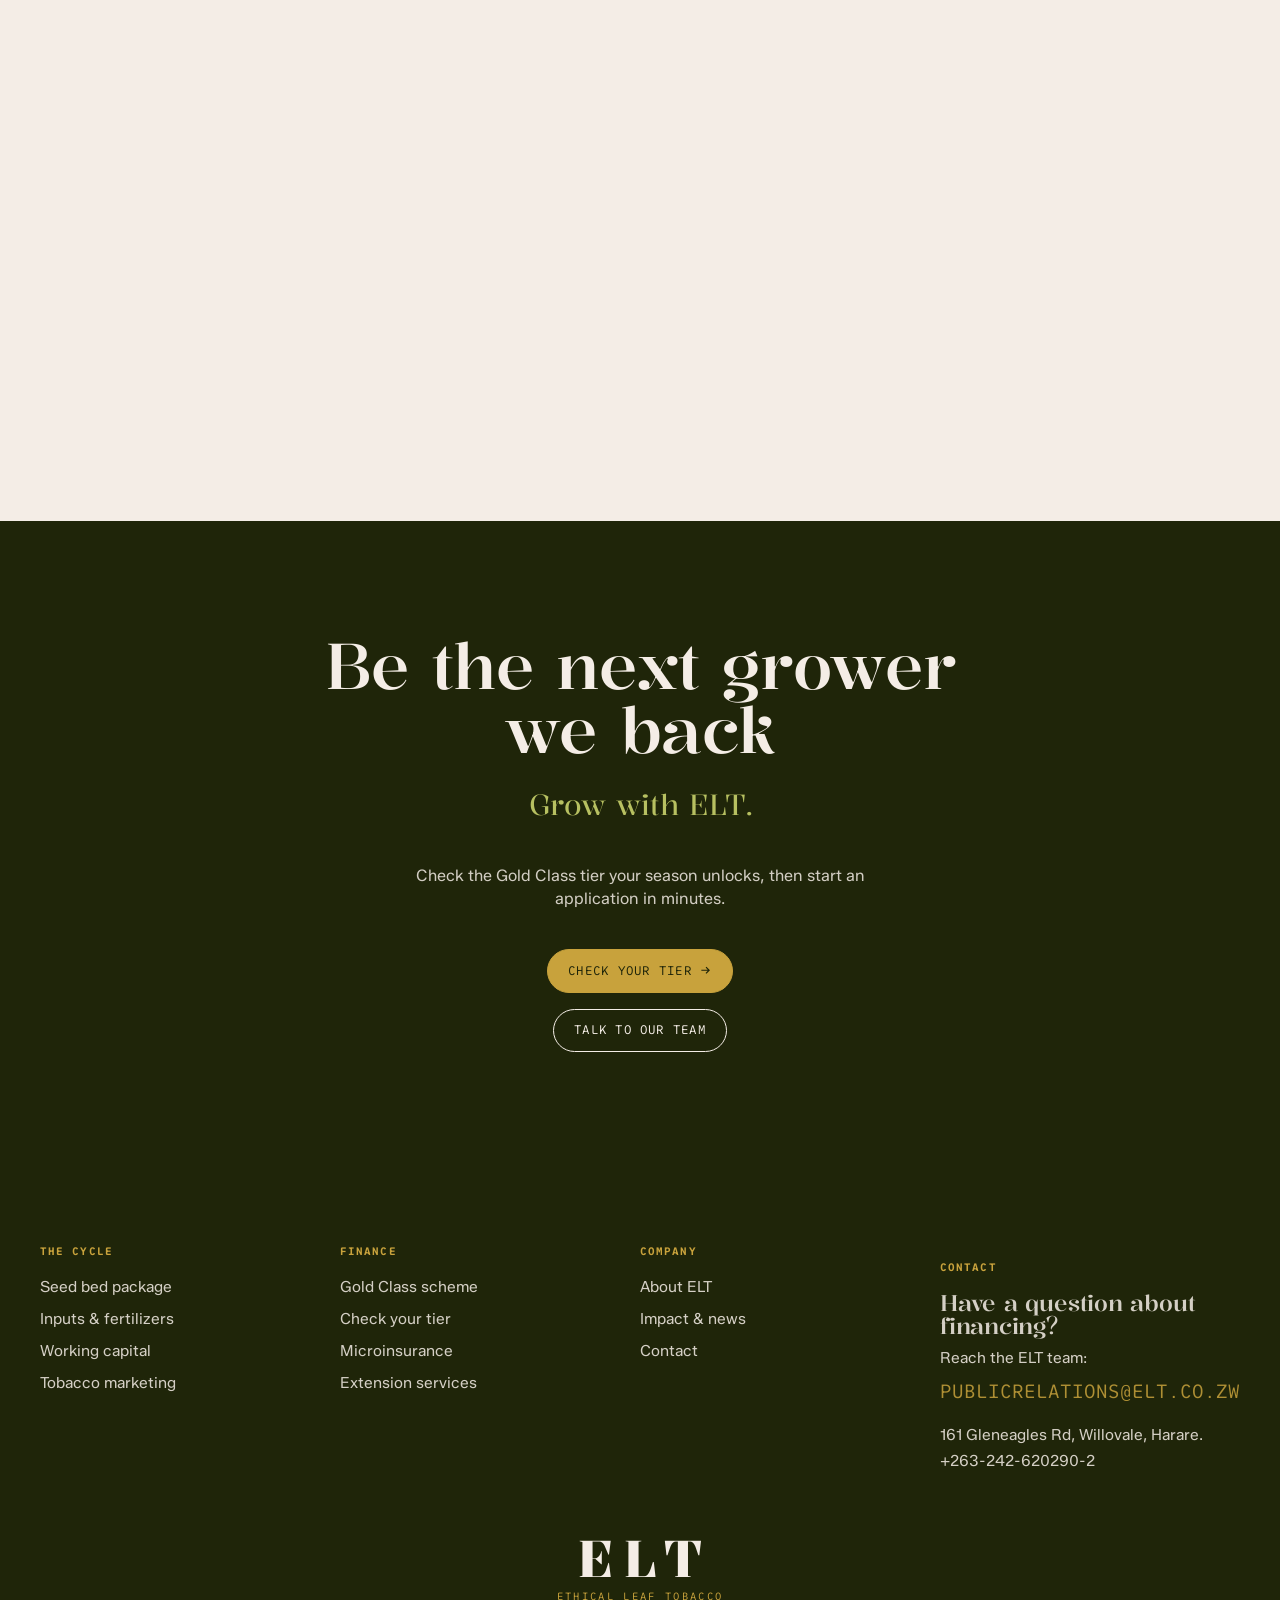
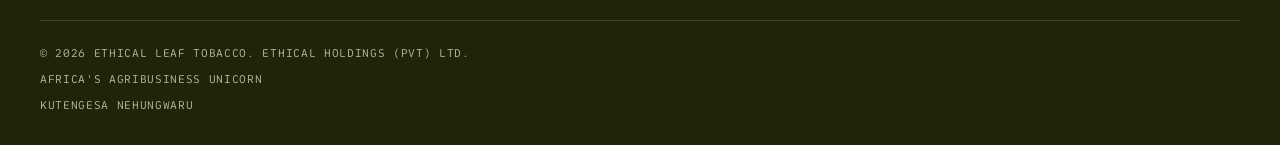
<file: impact.html>
<!DOCTYPE html>
<html lang="en" class="no-js inner-page">
<head>
<meta charset="utf-8">
<meta name="viewport" content="width=device-width, initial-scale=1, viewport-fit=cover">
<title>Impact &amp; news | Ethical Leaf Tobacco</title>
<meta name="description" content="1,250+ farmers financed, the Gold Class scheme, PPE donations and decentralisation. The work ELT does in the field, and what growers say about it.">
<link rel="icon" href="assets/img/elt-favicon.png">
<link rel="preconnect" href="https://fonts.googleapis.com">
<link rel="preconnect" href="https://fonts.gstatic.com" crossorigin>
<link href="https://fonts.googleapis.com/css2?family=Kalnia:wght@300;400;500;600&family=Zalando+Sans:ital,wght@0,300;0,400;0,500;0,600;1,400&family=SUSE+Mono:wght@400;500;600&display=swap" rel="stylesheet">
<link rel="stylesheet" href="assets/lib/splide.min.css">
<link rel="stylesheet" href="styles.css?v=r19">
<script>document.documentElement.classList.remove('no-js');document.documentElement.classList.add('js');</script>
<meta property="og:type" content="website">
<meta property="og:title" content="Impact & news | Ethical Leaf Tobacco">
<meta property="og:description" content="1,250+ farmers financed, the Gold Class scheme, and what growers say about ELT.">
<meta property="og:url" content="https://elt.co.zw/impact.html">
<meta property="og:image" content="https://elt.co.zw/assets/img/hero.jpg">
<meta property="og:site_name" content="Ethical Leaf Tobacco">
<meta name="twitter:card" content="summary_large_image">
<link rel="canonical" href="https://elt.co.zw/impact.html">
<script type="application/ld+json">
{"@context":"https://schema.org","@type":"Organization","name":"Ethical Leaf Tobacco","legalName":"Ethical Holdings (Pvt) Ltd","url":"https://elt.co.zw","foundingDate":"2015","slogan":"Kutengesa neHungwaru","description":"Agri-finance and contract farming that finances smallholder tobacco farmers across Zimbabwe from the seed bed to the auction floor.","address":{"@type":"PostalAddress","streetAddress":"161 Gleneagles Rd, Willovale","addressLocality":"Harare","addressCountry":"ZW"},"telephone":"+263-242-620290-2","email":"publicrelations@elt.co.zw","areaServed":"Zimbabwe"}
</script>
</head>
<body>

<div id="ground" aria-hidden="true">
  <div class="ground-fallback"></div>
  <canvas id="hero-gradient"></canvas>
</div>

<div id="preloader" aria-hidden="true">
  <div class="pl-center">
    <span class="pl-wordmark"><span class="plw-mark">ELT</span><span class="plw-name">Ethical Leaf Tobacco</span></span>
    <div class="pl-track"><span class="pl-fill" id="pl-bar"></span></div>
  </div>
</div>

<header class="nav-wrap" id="nav">
  <div class="nav-left">
    <button class="menu-btn" id="menu-open" aria-label="Open menu">
      <span class="bars" aria-hidden="true"><span></span><span></span><span></span></span>
      <span class="text-14-caps">Menu</span>
    </button>
    <nav class="nav-links" aria-label="Primary">
      <a href="services.html">Services</a>
      <a href="gold-class.html">Gold Class</a>
      <a href="about.html">About</a>
      <a href="impact.html">Impact</a>
    </nav>
  </div>
  <a class="wordmark-nav" href="index.html" aria-label="Ethical Leaf Tobacco home"><img src="assets/img/elt-favicon.png" alt="Ethical Leaf Tobacco"></a>
  <div class="nav-right">
    <a class="contact-wrap" href="contact.html">
      <span class="text-14-caps">Contact us</span>
      <span class="underline"></span>
    </a>
  </div>
</header>

<main id="top">

<!-- HERO VARIANT: farmers band -->
<section class="page-hero">
  <div class="ph-media">
    <picture>
      <source type="image/webp" srcset="assets/img/webp/farmers.webp">
      <img src="assets/img/farmers.jpg" alt="Smallholder farmers backed by ELT" loading="eager" decoding="async">
    </picture>
  </div>
  <div class="wrap">
    <p class="ph-eyebrow">In the field, every season</p>
    <h1 class="ph-title" text-split>1,250+ farmers, and counting.</h1>
    <p class="ph-sub">The measure of ELT is not the leaf, it is the livelihoods. Here is what the work looks like on the ground, what growers say about it, and what we have been up to.</p>
    <div class="ph-rail">
      <div class="ri"><span class="v">1,250+</span><span class="l">happy farmers</span></div>
      <div class="ri"><span class="v">25+</span><span class="l">years experience</span></div>
      <div class="ri"><span class="v">30+</span><span class="l">awards won</span></div>
    </div>
  </div>
</section>

<!-- NUMBERS band (reused) -->
<section id="s-numbers" class="band-green">
  <div class="wrap">
    <p class="numbers-lead display" text-split>1,250<small>+</small></p>
    <p class="numbers-sub">smallholder farmers financed across Zimbabwe.</p>
    <p class="numbers-tag">Backed in the field and at the floor</p>
    <div class="numbers-grid">
      <div class="stat"><div class="v display">25+</div><div class="l">years experience</div></div>
      <div class="stat"><div class="v display">30+</div><div class="l">awards won</div></div>
      <div class="stat"><div class="v display">50+</div><div class="l">expert staff</div></div>
      <div class="stat"><div class="v display">4</div><div class="l">Gold Class tiers</div></div>
    </div>
    <p class="numbers-foot">Figures are Ethical Leaf Tobacco's own published numbers, reflecting the active smallholder financing book across Zimbabwe's growing regions.</p>
  </div>
</section>

<!-- GALLERY (bento) -->
<section class="band band-cream">
  <div class="wrap">
    <div class="band-head">
      <h2 class="display" text-split>From the field</h2>
      <p>Seed bed to auction floor, across the tobacco regions ELT serves.</p>
    </div>
    <div class="gallery-bento">
      <figure class="tall" data-reveal><img src="assets/img/webp/g1.webp" alt="Golden cured tobacco leaf" loading="lazy"><figcaption>The cured leaf</figcaption></figure>
      <figure data-reveal><img src="assets/img/webp/seedbed.webp" alt="Seed bed nursery" loading="lazy"><figcaption>Seed bed</figcaption></figure>
      <figure data-reveal><img src="assets/img/webp/hands.webp" alt="Hands in the soil" loading="lazy"><figcaption>In the soil</figcaption></figure>
      <figure class="wide" data-reveal><img src="assets/img/webp/auction.webp" alt="The auction floor" loading="lazy"><figcaption>The auction floor</figcaption></figure>
      <figure data-reveal><img src="assets/img/webp/harvest.webp" alt="Harvested and graded leaf" loading="lazy"><figcaption>Graded for market</figcaption></figure>
      <figure data-reveal><img src="assets/img/webp/g4.webp" alt="Field work" loading="lazy"><figcaption>Working the season</figcaption></figure>
      <figure class="wide" data-reveal><img src="assets/img/webp/field-dawn.webp" alt="Tobacco field at dawn" loading="lazy"><figcaption>A season begins</figcaption></figure>
      <figure data-reveal><img src="assets/img/webp/g2.webp" alt="Tobacco crop detail" loading="lazy"><figcaption>The crop</figcaption></figure>
    </div>
  </div>
</section>

<!-- TESTIMONIALS (real, from the site) -->
<section class="band band-green">
  <div class="wrap">
    <div class="band-head">
      <h2 class="display" text-split>What growers say</h2>
      <p>Short, and to the point. The way farmers talk.</p>
    </div>
    <div class="tmony-grid">
      <div class="tmony-card" data-reveal><p class="tq">Inputs are provided on time.</p><p class="ta">Nyasha Mutongi &middot; Farmer</p></div>
      <div class="tmony-card" data-reveal><p class="tq">ELT makes payments on time.</p><p class="ta">Brighton Makombe &middot; Farmer</p></div>
      <div class="tmony-card" data-reveal><p class="tq">ELT buys tobacco at competitive prices.</p><p class="ta">Stephen Franco &middot; Farmer</p></div>
    </div>
  </div>
</section>

<!-- NEWS (3 real headlines) -->
<section class="band band-cream">
  <div class="wrap">
    <div class="band-head">
      <h2 class="display" text-split>News</h2>
      <p>What ELT has been up to.</p>
    </div>
    <div class="news-grid">
      <article class="news-card" data-reveal>
        <div class="nc-media"><img src="assets/img/webp/g3.webp" alt="Gold Class inputs scheme" loading="lazy"></div>
        <div class="nc-body"><div class="nc-date">25 February</div><h3 class="nc-title">ELT launches the Gold Class inputs scheme</h3><p class="nc-excerpt">Ethical Leaf Tobacco unveiled the Gold Class Scheme, an input facility, split into four tiers: Gold for 1,000kg and above, Diamond 700kg, Silver 500kg and Bronze under 500kg.</p></div>
      </article>
      <article class="news-card" data-reveal>
        <div class="nc-media"><img src="assets/img/webp/svc5.webp" alt="PPE donation to clinics" loading="lazy"></div>
        <div class="nc-body"><div class="nc-date">01 September</div><h3 class="nc-title">ELT donates PPE to clinics around the country</h3><p class="nc-excerpt">As part of its community engagement, ELT donated personal protective equipment to clinics across Zimbabwe, backing the health workers who serve the farming communities it finances.</p></div>
      </article>
      <article class="news-card" data-reveal>
        <div class="nc-media"><img src="assets/img/webp/svc6.webp" alt="ELT decentralises operations" loading="lazy"></div>
        <div class="nc-body"><div class="nc-date">24 November</div><h3 class="nc-title">ELT decentralises for farmer convenience</h3><p class="nc-excerpt">Ethical Leaf Tobacco moved services closer to the growers, decentralising operations so farmers spend less time travelling and more time on the crop.</p></div>
      </article>
    </div>
  </div>
</section>

<!-- CTA -->
<section id="s-cta" class="band-green">
  <div class="wrap cta-inner">
    <h2 class="display" text-split>Be the next grower we back</h2>
    <p class="cta-lead">Grow with ELT.</p>
    <p>Check the Gold Class tier your season unlocks, then start an application in minutes.</p>
    <div class="cta-buttons">
      <a class="btn btn-gold" href="gold-class.html#calc"><span class="lbl">Check your tier</span>
        <svg class="arrow" viewBox="0 0 16 16" fill="none"><path d="M3 8h10M9 4l4 4-4 4" stroke="currentColor" stroke-width="1.5"/></svg>
      </a>
      <a class="btn btn-transparent on-dark" href="contact.html"><span class="lbl">Talk to our team</span></a>
    </div>
  </div>
</section>

</main>

<footer id="s-footer">
  <div class="wrap">
    <div class="footer-cols">
      <div class="footer-col">
        <h5>The cycle</h5>
        <a href="services.html">Seed bed package</a>
        <a href="services.html">Inputs &amp; fertilizers</a>
        <a href="services.html">Working capital</a>
        <a href="services.html">Tobacco marketing</a>
      </div>
      <div class="footer-col">
        <h5>Finance</h5>
        <a href="gold-class.html">Gold Class scheme</a>
        <a href="gold-class.html#calc">Check your tier</a>
        <a href="services.html">Microinsurance</a>
        <a href="services.html">Extension services</a>
      </div>
      <div class="footer-col">
        <h5>Company</h5>
        <a href="about.html">About ELT</a>
        <a href="impact.html">Impact &amp; news</a>
        <a href="contact.html">Contact</a>
      </div>
      <div class="footer-col footer-contact">
        <h5>Contact</h5>
        <p class="fc-q display">Have a question about financing?</p>
        <p>Reach the ELT team:</p>
        <a class="fc-mail" href="mailto:publicrelations@elt.co.zw">PUBLICRELATIONS@ELT.CO.ZW</a>
        <p class="footer-address">161 Gleneagles Rd, Willovale, Harare.<br>+263-242-620290-2</p>
      </div>
    </div>
    <div class="footer-brand">
      <span class="footer-wordmark">
        <span class="fw-mark">ELT</span>
        <span class="fw-name">Ethical Leaf Tobacco</span>
      </span>
    </div>
    <div class="footer-bottom">
      <span>&copy; 2026 Ethical Leaf Tobacco. Ethical Holdings (Pvt) Ltd.</span>
      <span>Africa's agribusiness unicorn</span>
      <span>kutengesa neHungwaru</span>
    </div>
  </div>
</footer>
<nav class="menu-side-bar" id="menu-side-bar" aria-hidden="true">
  <div class="menu-top">
    <a class="wordmark-nav" href="index.html" aria-label="Ethical Leaf Tobacco home"><img src="assets/img/elt-favicon.png" alt="Ethical Leaf Tobacco"></a>
    <button class="menu-close" id="menu-close"><span>Close</span><span aria-hidden="true">&times;</span></button>
  </div>
  <div class="menu-nav">
    <div class="menu-group">
      <a class="mg-head mg-link" href="services.html">Services <span class="mg-plus mg-arrow" aria-hidden="true">&rarr;</span></a>
    </div>
    <div class="menu-group">
      <a class="mg-head mg-link" href="gold-class.html">Gold Class <span class="mg-plus mg-arrow" aria-hidden="true">&rarr;</span></a>
    </div>
    <div class="menu-group">
      <a class="mg-head mg-link" href="about.html">About <span class="mg-plus mg-arrow" aria-hidden="true">&rarr;</span></a>
    </div>
    <div class="menu-group">
      <a class="mg-head mg-link" href="impact.html">Impact <span class="mg-plus mg-arrow" aria-hidden="true">&rarr;</span></a>
    </div>
    <div class="menu-group">
      <a class="mg-head mg-link" href="contact.html">Contact <span class="mg-plus mg-arrow" aria-hidden="true">&rarr;</span></a>
    </div>
  </div>
  <div class="menu-foot">
    <span class="tagline">kutengesa neHungwaru</span>
    <button class="btn btn-gold" data-apply style="align-self:flex-start"><span class="lbl">partner with us</span></button>
  </div>
</nav>
<div class="apply-form" id="apply-form" aria-hidden="true">
  <div class="apply-panel" data-lenis-prevent>
    <div class="apply-top">
      <div>
        <h3>Apply for ELT Farmer Financing, 2027 Season</h3>
        <p class="apply-intro">Financing for smallholder tobacco growers across Zimbabwe.</p>
      </div>
      <button class="apply-close" id="apply-close" aria-label="Close form">&times;</button>
    </div>
    <form id="elt-form" novalidate>
      <div class="field"><label>Full name</label><input type="text" name="fullname" required></div>
      <div class="field"><label>Farm name</label><input type="text" name="farmname"></div>
      <div class="field"><label>Your phone</label><input type="tel" name="phone" required></div>
      <div class="field"><label>Farm location</label><input type="text" name="location"></div>
      <div class="field"><label>Region</label>
        <select name="region">
          <option>Mashonaland Central</option><option>Mashonaland West</option><option>Mashonaland East</option>
          <option>Manicaland</option><option>Midlands</option><option>Masvingo</option>
          <option>Matabeleland North</option><option>Matabeleland South</option>
          <option>Karoi</option><option>Hurungwe</option><option>Bindura</option><option>Marondera</option><option>Other</option>
        </select>
      </div>
      <div class="field"><label>Tobacco type</label>
        <select name="type"><option>Flue-cured Virginia</option><option>Oriental</option><option>Dark fire-cured</option><option>Mixed / other</option></select>
      </div>
      <div class="field"><label>Grower profile</label>
        <select name="profile"><option>First-season grower</option><option>Commercial estate</option><option>Other</option></select>
      </div>
      <div class="field-row">
        <div class="field"><label>Hectares</label><input type="number" name="hectares" min="0" step="0.5"></div>
        <div class="field"><label>Units</label><select name="units"><option>hectares</option><option>acres</option></select></div>
      </div>
      <div class="field"><label>Timing</label>
        <select name="timing"><option>Spring 2026</option><option>Summer 2026</option><option>Fall 2026</option><option>Winter 2027</option><option>Already growing</option><option>Other timing</option></select>
      </div>
      <div class="field"><label>Current financing arrangement</label>
        <select name="financing"><option>Self-financed</option><option>Contract grower</option><option>Bank / microfinance loan</option><option>Family / informal lending</option><option>No financing in place</option><option>First season</option><option>Other</option></select>
      </div>
      <p class="apply-disclaimer">Submitting this form does not guarantee financing. We review each application to balance regional capacity and grower readiness.</p>
      <button type="submit" class="btn btn-solid apply-submit"><span class="lbl">Submit application</span></button>
      <div class="apply-msg" id="apply-success">Thank you, your application is in. Our team will be in touch soon.</div>
      <div class="apply-msg" id="apply-error">Oops, something went wrong while submitting the form.</div>
    </form>
  </div>
</div>

<script src="assets/lib/gsap.min.js"></script>
<script src="assets/lib/ScrollTrigger.min.js"></script>
<script src="assets/lib/splide.min.js"></script>
<script src="app.js?v=r19"></script>

</body>
</html>
</file>
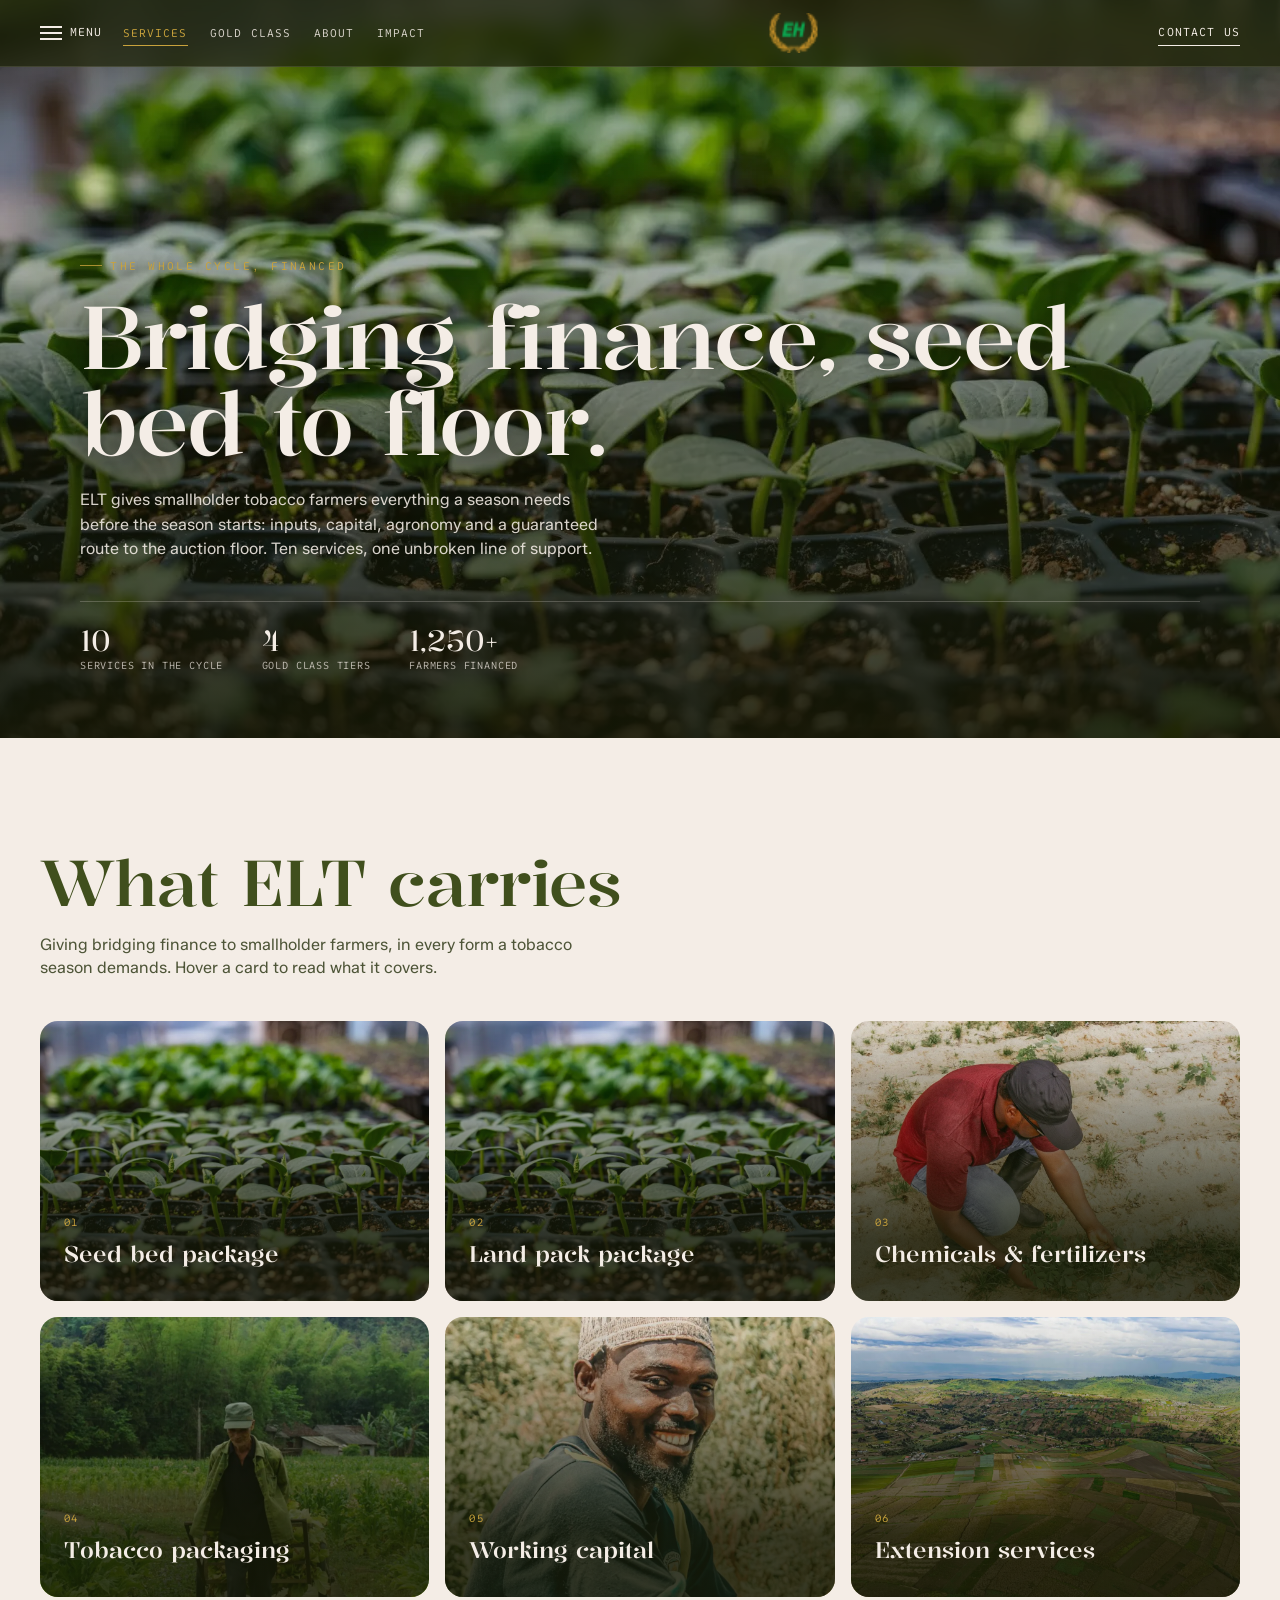
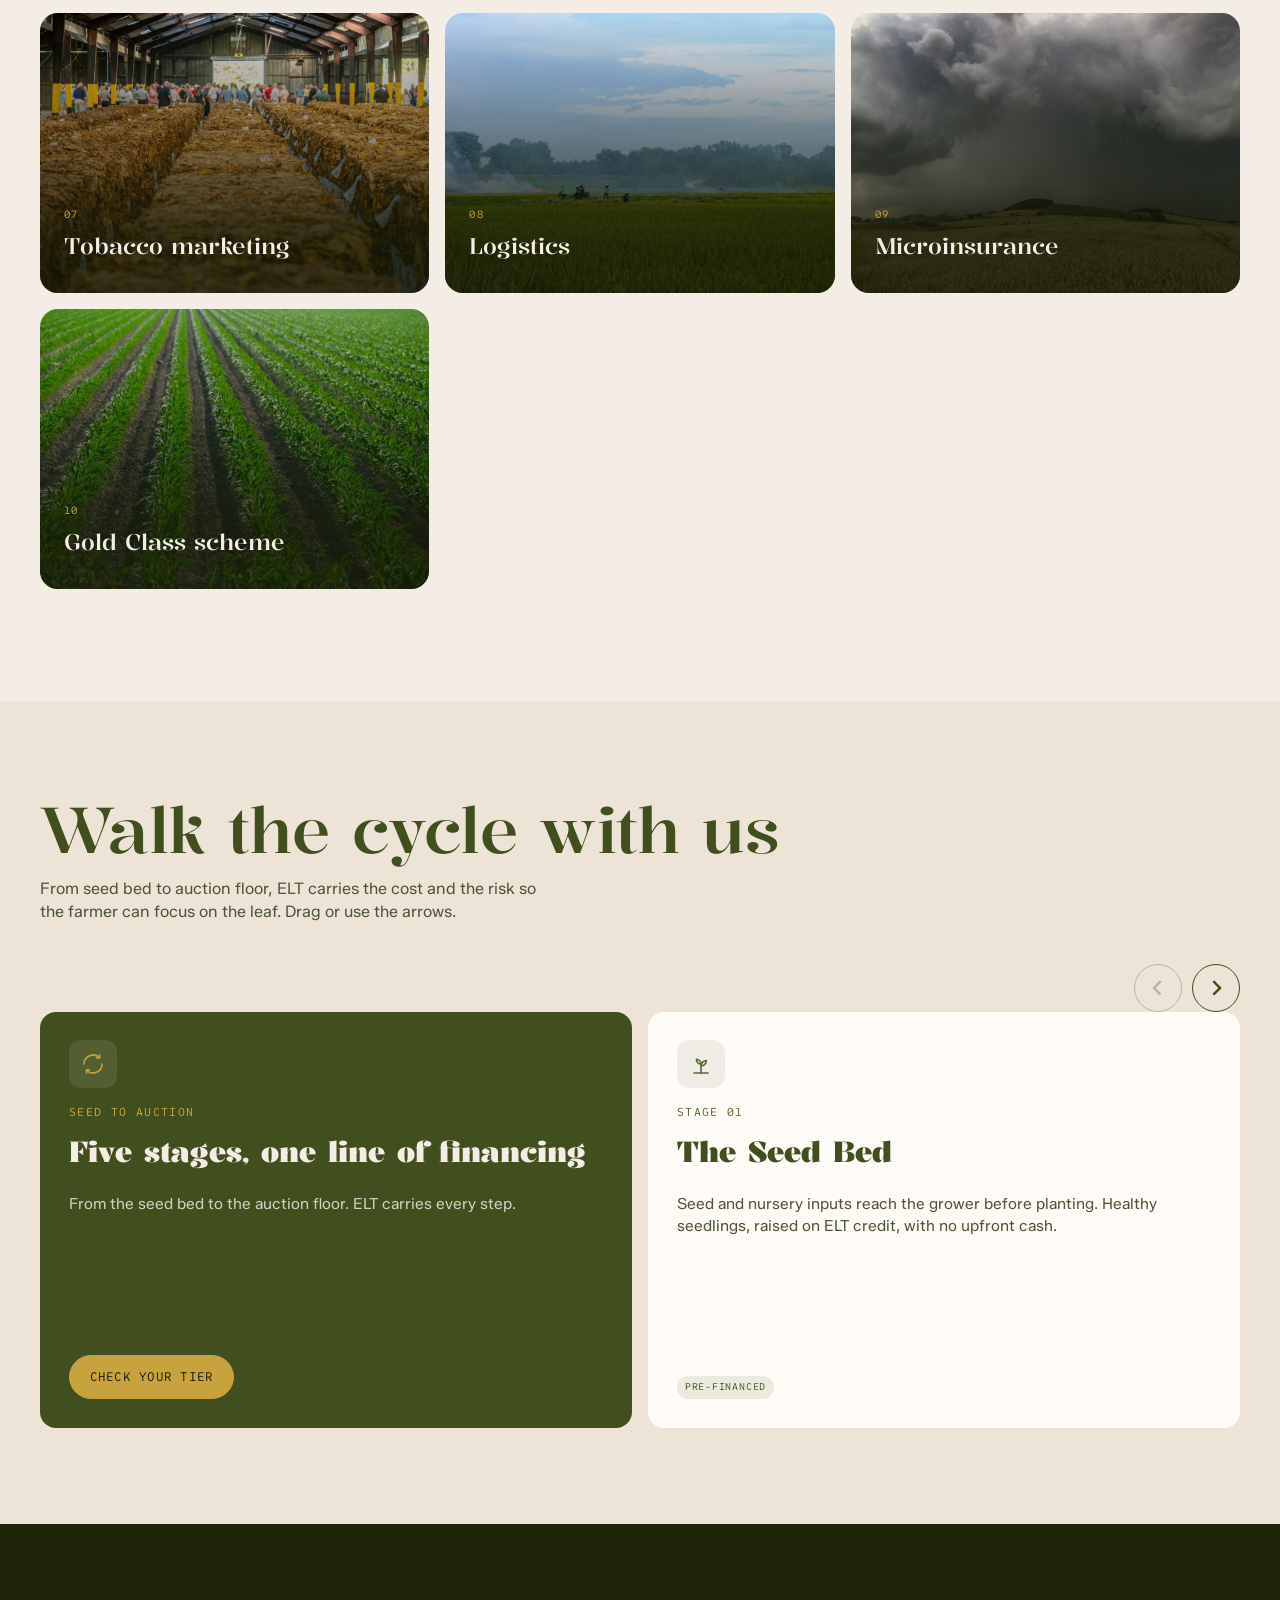
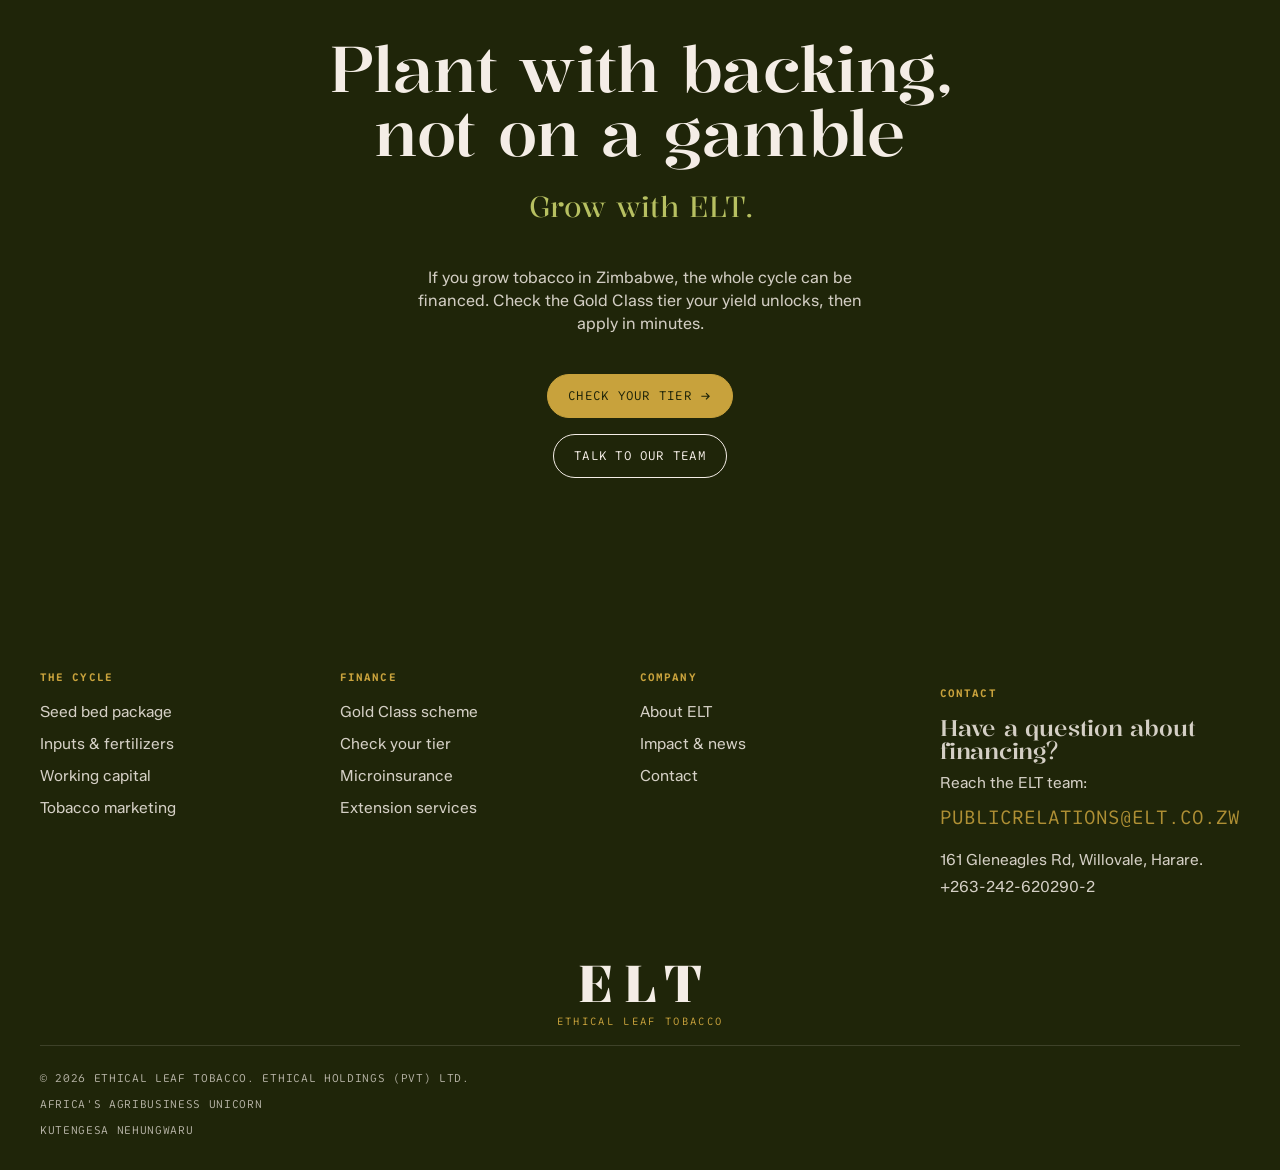
<file: services.html>
<!DOCTYPE html>
<html lang="en" class="no-js inner-page">
<head>
<meta charset="utf-8">
<meta name="viewport" content="width=device-width, initial-scale=1, viewport-fit=cover">
<title>Services | Ethical Leaf Tobacco</title>
<meta name="description" content="The full ELT input cycle: seed bed package, land pack, chemicals and fertilizers, packaging, working capital, extension services, tobacco marketing, logistics and microinsurance for smallholder tobacco farmers in Zimbabwe.">
<link rel="icon" href="assets/img/elt-favicon.png">
<link rel="preconnect" href="https://fonts.googleapis.com">
<link rel="preconnect" href="https://fonts.gstatic.com" crossorigin>
<link href="https://fonts.googleapis.com/css2?family=Kalnia:wght@300;400;500;600&family=Zalando+Sans:ital,wght@0,300;0,400;0,500;0,600;1,400&family=SUSE+Mono:wght@400;500;600&display=swap" rel="stylesheet">
<link rel="stylesheet" href="assets/lib/splide.min.css">
<link rel="stylesheet" href="styles.css?v=r19">
<script>document.documentElement.classList.remove('no-js');document.documentElement.classList.add('js');</script>
<meta property="og:type" content="website">
<meta property="og:title" content="Services | Ethical Leaf Tobacco">
<meta property="og:description" content="The full ELT input cycle: seed bed, land pack, chemicals, packaging, working capital, extension, marketing, logistics and microinsurance.">
<meta property="og:url" content="https://elt.co.zw/services.html">
<meta property="og:image" content="https://elt.co.zw/assets/img/hero.jpg">
<meta property="og:site_name" content="Ethical Leaf Tobacco">
<meta name="twitter:card" content="summary_large_image">
<link rel="canonical" href="https://elt.co.zw/services.html">
<script type="application/ld+json">
{"@context":"https://schema.org","@type":"Organization","name":"Ethical Leaf Tobacco","legalName":"Ethical Holdings (Pvt) Ltd","url":"https://elt.co.zw","foundingDate":"2015","slogan":"Kutengesa neHungwaru","description":"Agri-finance and contract farming that finances smallholder tobacco farmers across Zimbabwe from the seed bed to the auction floor.","address":{"@type":"PostalAddress","streetAddress":"161 Gleneagles Rd, Willovale","addressLocality":"Harare","addressCountry":"ZW"},"telephone":"+263-242-620290-2","email":"publicrelations@elt.co.zw","areaServed":"Zimbabwe"}
</script>
</head>
<body>

<div id="ground" aria-hidden="true">
  <div class="ground-fallback"></div>
  <canvas id="hero-gradient"></canvas>
</div>

<div id="preloader" aria-hidden="true">
  <div class="pl-center">
    <span class="pl-wordmark"><span class="plw-mark">ELT</span><span class="plw-name">Ethical Leaf Tobacco</span></span>
    <div class="pl-track"><span class="pl-fill" id="pl-bar"></span></div>
  </div>
</div>

<header class="nav-wrap" id="nav">
  <div class="nav-left">
    <button class="menu-btn" id="menu-open" aria-label="Open menu">
      <span class="bars" aria-hidden="true"><span></span><span></span><span></span></span>
      <span class="text-14-caps">Menu</span>
    </button>
    <nav class="nav-links" aria-label="Primary">
      <a href="services.html">Services</a>
      <a href="gold-class.html">Gold Class</a>
      <a href="about.html">About</a>
      <a href="impact.html">Impact</a>
    </nav>
  </div>
  <a class="wordmark-nav" href="index.html" aria-label="Ethical Leaf Tobacco home"><img src="assets/img/elt-favicon.png" alt="Ethical Leaf Tobacco"></a>
  <div class="nav-right">
    <a class="contact-wrap" href="contact.html">
      <span class="text-14-caps">Contact us</span>
      <span class="underline"></span>
    </a>
  </div>
</header>

<main id="top">

<!-- HERO VARIANT: full-bleed photographic band (not the home wrap-around) -->
<section class="page-hero">
  <div class="ph-media">
    <picture>
      <source type="image/webp" srcset="assets/img/webp/seedbed.webp">
      <img src="assets/img/seedbed.jpg" alt="Tobacco seedlings in an ELT-financed nursery" loading="eager" decoding="async">
    </picture>
  </div>
  <div class="wrap">
    <p class="ph-eyebrow">The whole cycle, financed</p>
    <h1 class="ph-title" text-split>Bridging finance, seed bed to floor.</h1>
    <p class="ph-sub">ELT gives smallholder tobacco farmers everything a season needs before the season starts: inputs, capital, agronomy and a guaranteed route to the auction floor. Ten services, one unbroken line of support.</p>
    <div class="ph-rail">
      <div class="ri"><span class="v">10</span><span class="l">services in the cycle</span></div>
      <div class="ri"><span class="v">4</span><span class="l">Gold Class tiers</span></div>
      <div class="ri"><span class="v">1,250+</span><span class="l">farmers financed</span></div>
    </div>
  </div>
</section>

<!-- SERVICES grid: 10 real services, image-masked hover-reveal cards -->
<section class="band band-cream">
  <div class="wrap">
    <div class="band-head">
      <h2 class="display" text-split>What ELT carries</h2>
      <p>Giving bridging finance to smallholder farmers, in every form a tobacco season demands. Hover a card to read what it covers.</p>
    </div>
    <div class="svc-grid">
      <article class="svc-card" tabindex="0" style="--i:1"><span class="svc-img" style="background-image:url('assets/img/webp/seedbed.webp')"></span><span class="svc-no">01</span><h3>Seed bed package</h3><p>We support the farmer from the onset of the season with a quality seed bed package. The seedbed sets the pace for the quality of the whole crop.</p></article>
      <article class="svc-card" tabindex="0" style="--i:2"><span class="svc-img" style="background-image:url('assets/img/webp/svc2.webp')"></span><span class="svc-no">02</span><h3>Land pack package</h3><p>Recommended tobacco chemicals and fertilizers, plus the working capital to put them in the ground.</p></article>
      <article class="svc-card" tabindex="0" style="--i:3"><span class="svc-img" style="background-image:url('assets/img/webp/svc3.webp')"></span><span class="svc-no">03</span><h3>Chemicals &amp; fertilizers</h3><p>A range of effective tobacco chemicals (Imidacloprid, Tide, Bullet, Decanol) and fertilizers, delivered to the farm gate.</p></article>
      <article class="svc-card" tabindex="0" style="--i:4"><span class="svc-img" style="background-image:url('assets/img/webp/harvest.webp')"></span><span class="svc-no">04</span><h3>Tobacco packaging</h3><p>Hessian and paper packaging to preserve the cured leaf and protect its grade on the way to the floor.</p></article>
      <article class="svc-card" tabindex="0" style="--i:5"><span class="svc-img" style="background-image:url('assets/img/webp/about.webp')"></span><span class="svc-no">05</span><h3>Working capital</h3><p>Provision of all working capital requirements, so a grower with no upfront cash can still plant a full season.</p></article>
      <article class="svc-card" tabindex="0" style="--i:6"><span class="svc-img" style="background-image:url('assets/img/webp/farmers.webp')"></span><span class="svc-no">06</span><h3>Extension services</h3><p>Training and agronomy guidance for smallholder farmers, part of ELT's non-monetary support. The farmer is never left to guess.</p></article>
      <article class="svc-card" tabindex="0" style="--i:7"><span class="svc-img" style="background-image:url('assets/img/webp/auction.webp')"></span><span class="svc-no">07</span><h3>Tobacco marketing</h3><p>Our mantra: Kutengesa neHungwaru, selling with excellence. Every financed crop reaches the floor and settles fairly.</p></article>
      <article class="svc-card" tabindex="0" style="--i:8"><span class="svc-img" style="background-image:url('assets/img/webp/svc6.webp')"></span><span class="svc-no">08</span><h3>Logistics</h3><p>Our logistics team ensures farmers receive their inputs on time and have a smooth tobacco marketing season.</p></article>
      <article class="svc-card" tabindex="0" style="--i:9"><span class="svc-img" style="background-image:url('assets/img/webp/svc5.webp')"></span><span class="svc-no">09</span><h3>Microinsurance</h3><p>We have the back of our smallholder farmers covered against the risk of unforeseen circumstances.</p></article>
      <article class="svc-card" tabindex="0" style="--i:10"><span class="svc-img" style="background-image:url('assets/img/webp/g1.webp')"></span><span class="svc-no">10</span><h3>Gold Class scheme</h3><p>The flagship: a four-tier input facility (Gold, Diamond, Silver, Bronze) scaled to what each farmer produces.</p></article>
    </div>
  </div>
</section>

<!-- WALK THE CYCLE: the Splide stages carousel (reused from home, real content) -->
<section id="s-products" class="band-beige">
  <div class="wrap">
    <div class="products-head">
      <h2 class="display" text-split>Walk the cycle with us</h2>
      <p>From seed bed to auction floor, ELT carries the cost and the risk so the farmer can focus on the leaf. Drag or use the arrows.</p>
    </div>
  </div>
  <div class="wrap">
    <div class="splide splide--products" id="products-splide" aria-label="Seed to auction journey">
      <div class="splide__track">
        <ul class="splide__list">
          <li class="splide__slide"><article class="product-card intro"><div class="pc-top"><span class="icon-mask"><svg viewBox="0 0 24 24" fill="none" stroke="currentColor" stroke-width="1.6" stroke-linecap="round" stroke-linejoin="round"><path d="M3 12a9 9 0 0 1 15.5-6.2"/><path d="M21 12a9 9 0 0 1-15.5 6.2"/><path d="M18.5 3v3h-3M5.5 21v-3h3"/></svg></span><span class="stage-no">Seed to Auction</span><h3>Five stages, one line of financing</h3><p>From the seed bed to the auction floor. ELT carries every step.</p></div><div class="pc-bottom"><a class="btn btn-gold" href="gold-class.html#calc"><span class="lbl">Check your tier</span></a></div></article></li>
          <li class="splide__slide"><article class="product-card"><div class="pc-top"><span class="icon-mask"><svg viewBox="0 0 24 24" fill="none" stroke="currentColor" stroke-width="1.6" stroke-linecap="round" stroke-linejoin="round"><path d="M12 21v-7"/><path d="M12 14c0-3 2.4-5.4 5.4-5.4C17.4 11.6 15 14 12 14Z"/><path d="M12 12c0-2.6-2-4.6-4.6-4.6C7.4 10 9.4 12 12 12Z"/><path d="M5 21h14"/></svg></span><span class="stage-no">Stage 01</span><h3>The Seed Bed</h3><p>Seed and nursery inputs reach the grower before planting. Healthy seedlings, raised on ELT credit, with no upfront cash.</p></div><div class="pc-bottom"><span class="chip">Pre-financed</span></div></article></li>
          <li class="splide__slide"><article class="product-card"><div class="pc-top"><span class="icon-mask"><svg viewBox="0 0 24 24" fill="none" stroke="currentColor" stroke-width="1.6" stroke-linecap="round" stroke-linejoin="round"><path d="M2 7h11v9H2z"/><path d="M13 10h4l3 3v3h-7z"/><circle cx="6.5" cy="18" r="1.8"/><circle cx="17" cy="18" r="1.8"/></svg></span><span class="stage-no">Stage 02</span><h3>Inputs &amp; Planting</h3><p>Fertilizer, chemicals and curing coal delivered to the farm gate on ELT credit. The grower plants now and settles at the floor.</p></div><div class="pc-bottom"><span class="chip">Pre-financed</span></div></article></li>
          <li class="splide__slide"><article class="product-card"><div class="pc-top"><span class="icon-mask"><svg viewBox="0 0 24 24" fill="none" stroke="currentColor" stroke-width="1.6" stroke-linecap="round" stroke-linejoin="round"><circle cx="12" cy="12" r="4"/><path d="M12 3v2M12 19v2M3 12h2M19 12h2M5.6 5.6l1.4 1.4M17 17l1.4 1.4M18.4 5.6 17 7M7 17l-1.4 1.4"/></svg></span><span class="stage-no">Stage 03</span><h3>The Growing Season</h3><p>ELT agronomists work the season beside the farmer, from transplant to topping. Guidance, not guesswork.</p></div><div class="pc-bottom"><span class="chip">Full support</span></div></article></li>
          <li class="splide__slide"><article class="product-card"><div class="pc-top"><span class="icon-mask"><svg viewBox="0 0 24 24" fill="none" stroke="currentColor" stroke-width="1.6" stroke-linecap="round" stroke-linejoin="round"><path d="M12 3c1.2 2.6.6 4.4-.9 6C9 11 8 12.7 8 14.6A4 4 0 0 0 16 15c0-1.7-.7-3-1.6-4 .3 1 .1 2-.7 2.7.6-2.2-.7-4-1.7-5.4C10.9 6.7 11.4 4.7 12 3Z"/></svg></span><span class="stage-no">Stage 04</span><h3>The Cure</h3><p>We fund the coal and the barns and guide the cure, protecting leaf quality so the crop earns its best grade.</p></div><div class="pc-bottom"><span class="chip">Quality held</span></div></article></li>
          <li class="splide__slide"><article class="product-card"><div class="pc-top"><span class="icon-mask"><svg viewBox="0 0 24 24" fill="none" stroke="currentColor" stroke-width="1.6" stroke-linecap="round" stroke-linejoin="round"><path d="m6 12 5-5M9 4l5 5M7.5 8.5 4 12l3 3 3.5-3.5"/><path d="m13 10 3 3M5 21h9"/><path d="m14 9 5 5"/></svg></span><span class="stage-no">Stage 05</span><h3>The Auction Floor</h3><p>Every financed crop has a guaranteed route to the floor. We sell with excellence and settle the farmer fairly.</p></div><div class="pc-bottom"><span class="chip">Sold &amp; settled</span></div></article></li>
        </ul>
      </div>
    </div>
  </div>
</section>

<!-- CTA -->
<section id="s-cta" class="band-green">
  <div class="wrap cta-inner">
    <h2 class="display" text-split>Plant with backing, not on a gamble</h2>
    <p class="cta-lead">Grow with ELT.</p>
    <p>If you grow tobacco in Zimbabwe, the whole cycle can be financed. Check the Gold Class tier your yield unlocks, then apply in minutes.</p>
    <div class="cta-buttons">
      <a class="btn btn-gold" href="gold-class.html#calc"><span class="lbl">Check your tier</span>
        <svg class="arrow" viewBox="0 0 16 16" fill="none"><path d="M3 8h10M9 4l4 4-4 4" stroke="currentColor" stroke-width="1.5"/></svg>
      </a>
      <a class="btn btn-transparent on-dark" href="contact.html"><span class="lbl">Talk to our team</span></a>
    </div>
  </div>
</section>

</main>

<footer id="s-footer">
  <div class="wrap">
    <div class="footer-cols">
      <div class="footer-col">
        <h5>The cycle</h5>
        <a href="services.html">Seed bed package</a>
        <a href="services.html">Inputs &amp; fertilizers</a>
        <a href="services.html">Working capital</a>
        <a href="services.html">Tobacco marketing</a>
      </div>
      <div class="footer-col">
        <h5>Finance</h5>
        <a href="gold-class.html">Gold Class scheme</a>
        <a href="gold-class.html#calc">Check your tier</a>
        <a href="services.html">Microinsurance</a>
        <a href="services.html">Extension services</a>
      </div>
      <div class="footer-col">
        <h5>Company</h5>
        <a href="about.html">About ELT</a>
        <a href="impact.html">Impact &amp; news</a>
        <a href="contact.html">Contact</a>
      </div>
      <div class="footer-col footer-contact">
        <h5>Contact</h5>
        <p class="fc-q display">Have a question about financing?</p>
        <p>Reach the ELT team:</p>
        <a class="fc-mail" href="mailto:publicrelations@elt.co.zw">PUBLICRELATIONS@ELT.CO.ZW</a>
        <p class="footer-address">161 Gleneagles Rd, Willovale, Harare.<br>+263-242-620290-2</p>
      </div>
    </div>
    <div class="footer-brand">
      <span class="footer-wordmark">
        <span class="fw-mark">ELT</span>
        <span class="fw-name">Ethical Leaf Tobacco</span>
      </span>
    </div>
    <div class="footer-bottom">
      <span>&copy; 2026 Ethical Leaf Tobacco. Ethical Holdings (Pvt) Ltd.</span>
      <span>Africa's agribusiness unicorn</span>
      <span>kutengesa neHungwaru</span>
    </div>
  </div>
</footer>
<nav class="menu-side-bar" id="menu-side-bar" aria-hidden="true">
  <div class="menu-top">
    <a class="wordmark-nav" href="index.html" aria-label="Ethical Leaf Tobacco home"><img src="assets/img/elt-favicon.png" alt="Ethical Leaf Tobacco"></a>
    <button class="menu-close" id="menu-close"><span>Close</span><span aria-hidden="true">&times;</span></button>
  </div>
  <div class="menu-nav">
    <div class="menu-group">
      <a class="mg-head mg-link" href="services.html">Services <span class="mg-plus mg-arrow" aria-hidden="true">&rarr;</span></a>
    </div>
    <div class="menu-group">
      <a class="mg-head mg-link" href="gold-class.html">Gold Class <span class="mg-plus mg-arrow" aria-hidden="true">&rarr;</span></a>
    </div>
    <div class="menu-group">
      <a class="mg-head mg-link" href="about.html">About <span class="mg-plus mg-arrow" aria-hidden="true">&rarr;</span></a>
    </div>
    <div class="menu-group">
      <a class="mg-head mg-link" href="impact.html">Impact <span class="mg-plus mg-arrow" aria-hidden="true">&rarr;</span></a>
    </div>
    <div class="menu-group">
      <a class="mg-head mg-link" href="contact.html">Contact <span class="mg-plus mg-arrow" aria-hidden="true">&rarr;</span></a>
    </div>
  </div>
  <div class="menu-foot">
    <span class="tagline">kutengesa neHungwaru</span>
    <button class="btn btn-gold" data-apply style="align-self:flex-start"><span class="lbl">partner with us</span></button>
  </div>
</nav>
<div class="apply-form" id="apply-form" aria-hidden="true">
  <div class="apply-panel" data-lenis-prevent>
    <div class="apply-top">
      <div>
        <h3>Apply for ELT Farmer Financing, 2027 Season</h3>
        <p class="apply-intro">Financing for smallholder tobacco growers across Zimbabwe.</p>
      </div>
      <button class="apply-close" id="apply-close" aria-label="Close form">&times;</button>
    </div>
    <form id="elt-form" novalidate>
      <div class="field"><label>Full name</label><input type="text" name="fullname" required></div>
      <div class="field"><label>Farm name</label><input type="text" name="farmname"></div>
      <div class="field"><label>Your phone</label><input type="tel" name="phone" required></div>
      <div class="field"><label>Farm location</label><input type="text" name="location"></div>
      <div class="field"><label>Region</label>
        <select name="region">
          <option>Mashonaland Central</option><option>Mashonaland West</option><option>Mashonaland East</option>
          <option>Manicaland</option><option>Midlands</option><option>Masvingo</option>
          <option>Matabeleland North</option><option>Matabeleland South</option>
          <option>Karoi</option><option>Hurungwe</option><option>Bindura</option><option>Marondera</option><option>Other</option>
        </select>
      </div>
      <div class="field"><label>Tobacco type</label>
        <select name="type"><option>Flue-cured Virginia</option><option>Oriental</option><option>Dark fire-cured</option><option>Mixed / other</option></select>
      </div>
      <div class="field"><label>Grower profile</label>
        <select name="profile"><option>First-season grower</option><option>Commercial estate</option><option>Other</option></select>
      </div>
      <div class="field-row">
        <div class="field"><label>Hectares</label><input type="number" name="hectares" min="0" step="0.5"></div>
        <div class="field"><label>Units</label><select name="units"><option>hectares</option><option>acres</option></select></div>
      </div>
      <div class="field"><label>Timing</label>
        <select name="timing"><option>Spring 2026</option><option>Summer 2026</option><option>Fall 2026</option><option>Winter 2027</option><option>Already growing</option><option>Other timing</option></select>
      </div>
      <div class="field"><label>Current financing arrangement</label>
        <select name="financing"><option>Self-financed</option><option>Contract grower</option><option>Bank / microfinance loan</option><option>Family / informal lending</option><option>No financing in place</option><option>First season</option><option>Other</option></select>
      </div>
      <p class="apply-disclaimer">Submitting this form does not guarantee financing. We review each application to balance regional capacity and grower readiness.</p>
      <button type="submit" class="btn btn-solid apply-submit"><span class="lbl">Submit application</span></button>
      <div class="apply-msg" id="apply-success">Thank you, your application is in. Our team will be in touch soon.</div>
      <div class="apply-msg" id="apply-error">Oops, something went wrong while submitting the form.</div>
    </form>
  </div>
</div>

<script src="assets/lib/gsap.min.js"></script>
<script src="assets/lib/ScrollTrigger.min.js"></script>
<script src="assets/lib/splide.min.js"></script>
<script src="app.js?v=r19"></script>

</body>
</html>
</file>
<file: styles.css>
/* ===================================================================
   ELT - Ethical Leaf Tobacco
   Seed to Auction promo page. Clean-slate build.
   Mobile-first (375px base), desktop is the enhancement.
   =================================================================== */

/* ---------- Tokens ---------- */
:root {
  /* surfaces */
  --cream: #F4EDE6;
  --cream-2: #FFFBF7;
  --cream-3: #FFFEFD;
  --beige: #EDE3D6;

  /* green ink */
  --ink: #404F1D;       /* header DARK state, primary ink */
  --ink-deep: #1F2509;  /* deepest */
  --ink-soft: #4E5538;

  /* leaf/field greens */
  --leaf-1: #7C914C;
  --leaf-2: #7A835F;
  --leaf-3: #596A33;
  --leaf-4: #636F3D;
  --leaf-5: #89964A;
  --leaf-6: #4C5B20;

  /* accent gold */
  --gold: #C8A23C;
  --gold-bright: #FFBC03;

  /* trail gradient (already ELT green) */
  --trail-a: rgb(212,222,114);
  --trail-b: rgb(136,158,57);
  --trail-c: rgb(49,61,26);

  --nav-light: #F4EDE6;
  --nav-dark: #404F1D;

  --maxw: 1440px;
  --gutter: 1.25rem;

  --ease-out: cubic-bezier(0.22, 1, 0.36, 1);

  /* fluid type scale (em-based lifted, capped fluid for mobile-first) */
  --t-160: clamp(3.1rem, 13vw, 7em);
  --t-120: clamp(2.6rem, 10vw, 5.5em);
  --t-90:  clamp(2.2rem, 8vw, 4em);
  --t-71:  clamp(2rem, 7vw, 4em);
  --t-60:  clamp(1.7rem, 6vw, 3em);
  --t-48:  clamp(1.5rem, 5vw, 2.4em);
  --t-45:  clamp(1.35rem, 4.5vw, 1.9em);
  --t-32:  clamp(1.25rem, 3.6vw, 1.8em);
  --t-24:  clamp(1.1rem, 2.6vw, 1.4em);
  --t-22:  clamp(1.05rem, 2.3vw, 1.3em);
  --t-20:  clamp(1rem, 2vw, 1.2em);
  --t-18:  clamp(0.92rem, 1.4vw, 1em);
  --t-16:  clamp(0.9rem, 1.2vw, 1rem);
}

* { box-sizing: border-box; margin: 0; padding: 0; }

/* html + body are transparent so the fixed #ground (z-index:0, first in body)
   shows through the transparent green sections. A deep-ink base on html means
   that if the ground ever fails to paint, green bands fall back to ink, never
   to a flat cream. Cream sections paint their own cream over the ground. */
/* overflow-x: clip (NOT hidden) on html+body. hidden promotes body to a scroll
   container which breaks anchor jumps + scrollIntoView + sticky pinning;
   clip trims the horizontal overflow without that side effect (fixes.json). */
html { -webkit-text-size-adjust: 100%; background: var(--ink-deep); overflow-x: clip; scroll-behavior: smooth; scroll-padding-top: 4.5rem; }

body {
  font-family: "Zalando Sans", "Aeonik", system-ui, -apple-system, sans-serif;
  background: transparent;
  color: var(--ink);
  line-height: 1.45;
  font-size: 16px;
  overflow-x: clip;
  -webkit-font-smoothing: antialiased;
}

/* scroll lock while a modal (menu / apply form) is open */
html.scroll-locked { overflow: hidden; }

img { display: block; max-width: 100%; }
a { color: inherit; text-decoration: none; }
button { font: inherit; cursor: pointer; border: none; background: none; color: inherit; }
ul { list-style: none; }

.display { font-family: "Kalnia", "Aeonik", Georgia, serif; font-weight: 500; line-height: 1.0; letter-spacing: -0.01em; }
.mono { font-family: "SUSE Mono", "SF Mono", ui-monospace, monospace; }

.wrap { width: 100%; max-width: var(--maxw); margin: 0 auto; padding: 0 var(--gutter); }

.caps { text-transform: uppercase; letter-spacing: 0.08em; font-size: var(--t-16); }
.eyebrow {
  font-family: "SUSE Mono", monospace;
  text-transform: uppercase;
  letter-spacing: 0.14em;
  font-size: 0.72rem;
  color: var(--leaf-3);
  display: inline-flex;
  align-items: center;
  gap: 0.55em;
}
.eyebrow::before {
  content: "";
  width: 1.4em; height: 1px; background: currentColor; opacity: 0.6;
}

/* ---------- FOUC guard + reveal failsafe ----------
   Content is VISIBLE AT REST. The [data-reveal] elements get a gentle
   transform-only enhancement that is removed when JS reveals them.
   If JS never runs, a CSS fallback (and .no-js) keeps everything visible. */
[text-split] { will-change: opacity; }

/* ============================================================
   PRELOADER
   ============================================================ */
/* Clean fade: the type-set ELT wordmark settles in, a single thin gold line
   fills, then the whole panel fades out. No layered curtain (the old version
   read finicky). */
#preloader {
  position: fixed; inset: 0; z-index: 9999;
  display: grid; place-items: center;
  background: var(--ink-deep);
  transition: opacity 0.6s var(--ease-out);
}
#preloader.is-done { opacity: 0; pointer-events: none; }
.pl-center { display: flex; flex-direction: column; align-items: center; gap: 1.5rem; }
.pl-wordmark {
  display: inline-flex; flex-direction: column; align-items: center; gap: 0.55rem;
  opacity: 0; transform: translateY(10px);
  animation: pl-mark-in 0.7s var(--ease-out) 0.15s forwards;
}
@keyframes pl-mark-in { to { opacity: 1; transform: none; } }
.pl-wordmark .plw-mark { font-family: "Kalnia", serif; font-weight: 600; font-size: clamp(2.6rem, 11vw, 4rem); letter-spacing: 0.22em; color: var(--cream); line-height: 1; padding-left: 0.22em; }
.pl-wordmark .plw-name { font-family: "SUSE Mono", monospace; text-transform: uppercase; letter-spacing: 0.26em; font-size: 0.7rem; color: var(--gold); }
.pl-track { width: 130px; height: 2px; border-radius: 2px; background: rgba(244,237,230,0.16); overflow: hidden; }
.pl-fill { display: block; height: 100%; width: 0; background: var(--gold); border-radius: 2px; animation: pl-fill 1s var(--ease-out) 0.3s forwards; }
@keyframes pl-fill { to { width: 100%; } }

/* ============================================================
   NAV
   ============================================================ */
.nav-wrap {
  position: fixed; top: 0; left: 0; right: 0; z-index: 900;
  display: flex; align-items: center; justify-content: space-between;
  padding: 0.8rem var(--gutter);
  color: var(--nav-light);
  background: rgba(31,37,9,0.72);
  backdrop-filter: blur(10px); -webkit-backdrop-filter: blur(10px);
  border-bottom: 1px solid rgba(244,237,230,0.12);
  transition: color 0.4s var(--ease-out), background 0.4s var(--ease-out), border-color 0.4s var(--ease-out);
}
.nav-wrap.on-light {
  background: rgba(244,237,230,0.90);
  border-bottom-color: rgba(31,37,9,0.10);
}
.nav-left { display: flex; align-items: center; gap: 0.85rem; }
.menu-btn {
  display: inline-flex; align-items: center; gap: 0.5rem;
  font-family: "SUSE Mono", monospace;
  text-transform: uppercase; letter-spacing: 0.1em; font-size: 0.72rem;
}
.menu-btn .bars { display: inline-flex; flex-direction: column; gap: 4px; }
.menu-btn .bars span { width: 22px; height: 2px; background: currentColor; transition: transform .3s var(--ease-out), opacity .3s; }
/* Brand mark in the nav + menu = a clean ELT TEXT wordmark (no image, no
   shadow). The supplied logo file is a wrong-brand placeholder ("EH / Ethics,
   Impact, Excellence"), so until a real ELT logo lands we set the wordmark in
   type. It inherits the nav colour-flip (cream on dark, ink on light). */
.wordmark-nav {
  position: relative; display: inline-flex; align-items: center; color: inherit;
  font-family: "Kalnia", serif; font-weight: 600; font-size: 1.32rem;
  letter-spacing: 0.16em; padding-left: 0.16em;
}
.wordmark-nav img { height: 40px; width: auto; display: block; }
.nav-right { display: flex; align-items: center; gap: 1rem; }
.contact-wrap { position: relative; }
.contact-wrap .text-14-caps { font-family: "SUSE Mono", monospace; text-transform: uppercase; letter-spacing: 0.1em; font-size: 0.72rem; }
.contact-wrap .underline { display: block; height: 1px; background: currentColor; margin-top: 3px; transform: scaleX(1); transform-origin: left; }

/* ============================================================
   BUTTONS
   ============================================================ */
.btn {
  display: inline-flex; align-items: center; gap: 0.6em;
  font-family: "SUSE Mono", monospace;
  text-transform: uppercase; letter-spacing: 0.1em; font-size: 0.78rem;
  padding: 0.95em 1.6em; border-radius: 999px;
  transition: background .35s var(--ease-out), color .35s var(--ease-out), border-color .35s;
  border: 1px solid currentColor;
}
.btn .arrow { width: 1em; height: 1em; transition: transform .35s var(--ease-out); }
.btn:hover .arrow { transform: translateX(3px); }
.btn-solid { background: var(--ink); color: var(--cream); border-color: var(--ink); }
.btn-solid:hover { background: var(--leaf-6); border-color: var(--leaf-6); }
.btn-gold { background: var(--gold); color: var(--ink-deep); border-color: var(--gold); }
.btn-gold:hover { background: var(--gold-bright); border-color: var(--gold-bright); }
.btn-transparent { background: transparent; color: currentColor; }
.btn-transparent:hover { background: currentColor; }
.btn-transparent:hover .lbl { color: var(--cream); }
.btn-transparent.on-dark:hover .lbl { color: var(--ink); }

/* ============================================================
   SECTION SHELL
   ============================================================ */
section { position: relative; }
.section-pad { padding: 5rem 0; }
.section-pad-lg { padding: 7rem 0; }

/* ============================================================
   SECTION-TO-SECTION OVERLAP (motion.md #7)
   Real z-layer + negative-margin overlap: each banded section slides UP and
   OVER the one before it, so the page reads as one continuous scroll instead
   of stacked blocks. No gradient seams, no extra progress thread; the overlap
   itself is the hinge. The dark scrub-canvas capsule is the signature pull-up.
   Each overlapping section carries its own solid band colour so the slide-over
   reads cleanly. Mobile-safe: small pull values, no pinning side effects.
   ============================================================ */
#s-texts-animation { z-index: 2; margin-top: 0; }
.capsule          { z-index: 3; margin-top: 0; }
.value-section    { z-index: 4; margin-top: 0; }
#s-numbers        { z-index: 5; margin-top: 0; }
#s-carbon         { z-index: 6; margin-top: 0; }
#animated-line    { z-index: 7; margin-top: 0; }
#s-trials         { z-index: 8; margin-top: 0; }
.plant-canvas     { z-index: 9; margin-top: 0; }
#s-team           { z-index: 10; margin-top: 0; }
#s-products       { z-index: 11; margin-top: 0; }
#s-cta            { z-index: 12; margin-top: 0; }
#s-footer         { z-index: 13; margin-top: 0; }
/* each band stays opaque to its own colour so the slide-over reads cleanly */
#s-texts-animation, .capsule, .value-section, #s-numbers, #s-carbon,
#animated-line, #s-trials, .plant-canvas, #s-team, #s-products, #s-cta, #s-footer { isolation: isolate; }
@media (min-width: 768px) {
  #s-texts-animation { margin-top: 0; }
  .capsule { margin-top: 0; }
  .value-section, #s-numbers, #s-carbon, #animated-line, #s-trials,
  .plant-canvas, #s-team, #s-products, #s-cta, #s-footer { margin-top: 0; }
}

/* ============================================================
   1. HERO + trail (wrap-around composition)
   Mobile-first: a clean stacked order (eyebrow, title, leaf, sub,
   desc, CTA). Desktop wraps the copy into the corners around a
   floating cured-leaf focal piece dead-center.
   ============================================================ */
/* ============================================================
   CONTINUOUS ANIMATED GREEN GROUND (one fixed layer behind everything)
   ============================================================ */
#ground {
  position: fixed; inset: 0; z-index: 0; pointer-events: none;
  overflow: hidden;
}
/* page content rides ABOVE the ground; cream sections cover it, green sections
   are transparent and reveal it. */
#preloader, main, footer, .menu-side-bar, .apply-form { position: relative; z-index: 1; }
/* nav stays FIXED (the later relative rule above must not capture it, or the
   header drops into flow and scrolls away). */
.nav-wrap { position: fixed; z-index: 900; }
/* re-assert full-viewport fixed: the `position: relative` group rule above
   otherwise collapses the preloader to a ~115px top bar. */
#preloader { position: fixed; inset: 0; z-index: 9999; }
.menu-side-bar { z-index: 1000; }
.apply-form { z-index: 1100; }
/* static fallback ground: warm gold -> deep-green wash, used until/if the
   shader paints (or when WebGL2 is unavailable / reduced motion). It stays
   visible under the live canvas so there is never a flat black flash. */
#ground .ground-fallback {
  position: absolute; inset: 0;
  background:
    radial-gradient(120% 80% at 28% 14%, rgba(200,162,60,0.34) 0%, transparent 50%),
    radial-gradient(120% 90% at 82% 62%, rgba(124,145,76,0.32) 0%, transparent 55%),
    linear-gradient(165deg, #2c360f 0%, var(--ink-deep) 62%, #181d06 100%);
}
/* the animated gradient ground; fades in once the shader is live */
#hero-gradient {
  position: absolute; inset: 0; display: block;
  width: 100%; height: 100%; pointer-events: none;
  opacity: 0; transition: opacity 0.9s var(--ease-out);
}
#hero-gradient.is-live { opacity: 1; }

/* The hero is STICKY-PINNED at the top (height = exactly one viewport, z-index
   below the next section). It holds in place while the opaque cream section
   below rises up and DEALS OVER it from the bottom edge, the way the reference
   hands the hero off. app.js hides it once it is fully covered so it never
   bleeds through the transparent green bands further down. */
#trail-section {
  position: sticky; top: 0;
  height: 100svh;
  z-index: 1;
  display: flex; flex-direction: column;
  background: transparent;   /* the fixed #ground shows through */
  color: var(--cream);
  overflow: hidden;
  transition: opacity 0.25s linear;
}
#trail-section.is-covered { opacity: 0; visibility: hidden; }
/* scrim so the floating leaf and corner text stay legible over the live ground.
   Sits above the gradient, below the composition. */
#trail-section::after {
  content: ""; position: absolute; inset: 0; z-index: 1; pointer-events: none;
  background:
    radial-gradient(125% 85% at 50% 44%, rgba(31,37,9,0.04) 0%, rgba(31,37,9,0.50) 62%, rgba(20,24,6,0.82) 100%),
    linear-gradient(180deg, rgba(20,24,6,0.55) 0%, rgba(31,37,9,0.12) 36%, rgba(20,24,6,0.78) 100%);
}
#trail-canvas {
  position: absolute; inset: 0; z-index: 2; pointer-events: none;
  display: none; /* desktop-only, enabled by JS */
}

/* ---- shared text styles ---- */
/* hero brand mark: a clean mono eyebrow (no image, no shadow). Replaces the
   wrong-brand EH placeholder; sits above the headline. */
.hero-eyebrow {
  font-family: "SUSE Mono", monospace; text-transform: uppercase;
  letter-spacing: 0.26em; font-size: 0.72rem;
  color: var(--gold); margin-bottom: 1.4rem;
  display: inline-flex; align-items: center; gap: 0.7em;
}
.hero-eyebrow::before {
  content: ""; width: 2em; height: 1px; background: var(--gold); opacity: 0.8;
}
.hero-title {
  font-family: "Kalnia", serif; font-weight: 500;
  font-size: var(--t-120); line-height: 0.92; letter-spacing: -0.02em;
}
.hero-kicker {
  font-family: "SUSE Mono", monospace; text-transform: uppercase;
  letter-spacing: 0.12em; font-size: 0.72rem; line-height: 1.7;
  color: var(--cream); opacity: 0.72;
}
.hero-sub {
  font-family: "Kalnia", serif; font-weight: 300;
  font-size: var(--t-24); line-height: 1.18; color: var(--cream); opacity: 0.95;
}
.hero-desc {
  font-size: var(--t-16); line-height: 1.6; color: var(--cream); opacity: 0.76;
  max-width: 42ch; margin-top: 0.9rem;
}
.hero-shona {
  font-family: "SUSE Mono", monospace; text-transform: uppercase;
  letter-spacing: 0.1em; font-size: 0.68rem; color: var(--gold);
  line-height: 1.6;
}
.hero-shona span { display: block; color: var(--cream); opacity: 0.55; letter-spacing: 0.14em; }
.divider-hero-line { width: 100%; height: 1px; background: rgba(244,237,230,0.18); }

/* ---- MOBILE stacked layout (base) ---- */
.hero-comp {
  position: relative; z-index: 3;
  display: flex; flex-direction: column;
  padding: 6.5rem var(--gutter) 3.5rem;
  min-height: 100svh;
}
.hero-top { order: 1; }
.hero-top-right { display: none; }      /* kicker hidden on mobile to keep it clean */
.hero-comp .divider-hero-line { order: 3; margin: 1.6rem 0 1.4rem; }
.hero-bottom-left { order: 4; }
.hero-bottom-right { order: 5; margin-top: 1.6rem; display: flex; flex-direction: column; gap: 1.1rem; align-items: flex-start; }

/* the cured golden leaf is GROUNDED on the bottom edge of the hero (stem flush
   to the base), rising up the centre. Absolute + out of flow so the corner copy
   reads above it; a warm glow seats it on the animated ground. Mobile base. */
.hero-leaf {
  position: absolute; left: 50%; bottom: 0; transform: translateX(-50%);
  z-index: 2; pointer-events: none;
  width: min(62vw, 260px); height: min(39svh, 340px);
  display: grid; place-items: end center;
}
.hero-leaf-glow {
  position: absolute; inset: -6% -24% -8%;
  background: radial-gradient(56% 58% at 50% 62%, rgba(255,198,84,0.46), rgba(200,162,60,0.18) 50%, transparent 74%);
  filter: blur(14px); z-index: 0;
}
.hero-leaf-frame {
  position: relative; z-index: 1; width: 100%; height: 100%;
  display: grid; place-items: end center;
}
.hero-leaf-frame img {
  width: 100%; height: 100%; object-fit: contain; object-position: bottom center;
  filter: drop-shadow(0 28px 40px rgba(0,0,0,0.55)) drop-shadow(0 0 34px rgba(255,198,84,0.30));
}

.hero-bottom-text {
  position: absolute; left: 0; right: 0; bottom: 1.1rem; z-index: 3;
  text-align: center;
  font-family: "SUSE Mono", monospace; text-transform: uppercase;
  letter-spacing: 0.14em; font-size: 0.6rem; opacity: 0.55;
  padding: 0 var(--gutter);
}

/* ============================================================
   2. TEXTS-ANIMATION (problem)
   ============================================================ */
/* opaque cream + at least one viewport tall, content centred, so it fully
   covers the pinned hero as it deals over it (the cover-reveal handoff). */
#s-texts-animation { background: var(--cream); color: var(--ink); padding: 6rem 0; min-height: 100svh; display: flex; align-items: center; }
.texts-animation { max-width: 24ch; }
.texts-animation .line { font-family: "Kalnia", serif; font-size: var(--t-60); line-height: 1.04; font-weight: 400; }
.texts-animation .line + .line { margin-top: 0.15em; }
.texts-animation .line.muted { color: var(--leaf-2); }
.transition-line { height: 1px; background: var(--ink); opacity: 0.18; margin: 2.4rem 0; transform-origin: left; transform: scaleX(0.3); transition: transform 1s var(--ease-out), opacity .6s; }
.transition-line.active { transform: scaleX(1); opacity: 0.4; }
.texts-body { max-width: 52ch; margin-top: 2rem; font-size: var(--t-18); color: var(--ink-soft); }
.texts-stat { margin-top: 2.2rem; font-family: "SUSE Mono", monospace; color: var(--leaf-3); text-transform: uppercase; letter-spacing: 0.06em; font-size: var(--t-16); }
.texts-question { margin-top: 3rem; font-family: "Kalnia", serif; font-size: var(--t-32); color: var(--ink); max-width: 24ch; }

/* ============================================================
   3. CAPSULE / scroll-canvas
   ============================================================ */
/* tall scroll-scrub track: the sticky inner pins full-viewport while the scroll
   drives the farmer-field frame sequence. Edges fade to transparent so it
   dissolves into the neighbouring shader-ground bands (B07). */
.capsule { position: relative; height: 250vh; background: linear-gradient(180deg, transparent 0%, var(--ink-deep) 5%, var(--ink-deep) 95%, transparent 100%); }
.capsule .sticky {
  position: sticky; top: 0; height: 100svh; overflow: hidden;
  display: grid; place-items: center;
}
#scroll-canvas {
  position: absolute; inset: 0; width: 100%; height: 100%; z-index: 0;
  opacity: 0; transition: opacity 0.6s var(--ease-out);
}
.capsule .sticky::after {
  content: ""; position: absolute; inset: 0; z-index: 1;
  background: linear-gradient(180deg, rgba(31,37,9,0.5) 0%, rgba(31,37,9,0.1) 35%, rgba(31,37,9,0.75) 100%);
  pointer-events: none;
}
.capsule .fallback-frame { position: absolute; inset: 0; z-index: 0; background-size: cover; background-position: center; }
/* VEO atmospheric clip slot (wired for next round; covers the still when live) */
.capsule .meet-video { position: absolute; inset: 0; z-index: 0; width: 100%; height: 100%; object-fit: cover; opacity: 0; transition: opacity 0.8s var(--ease-out); }
.capsule .meet-video.is-live { opacity: 1; }
.capsule-content { position: relative; z-index: 2; color: var(--cream); text-align: center; max-width: 40ch; padding: 0 var(--gutter); }
.capsule-content .eyebrow { color: var(--trail-a); justify-content: center; }
.capsule-content h2 { font-family: "Kalnia", serif; font-size: var(--t-90); line-height: 1.0; margin: 1rem 0; }
.capsule-content p { font-size: var(--t-18); opacity: 0.85; margin-bottom: 1.8rem; }
/* GREEN BANDS: transparent so the one fixed animated ground shows through as a
   continuous living surface. A soft ink scrim keeps copy legible over it. */
.value-section, #s-numbers, #animated-line, #s-cta, #s-footer { background: var(--ink-deep); }
/* scrims fade to transparent at top+bottom so two overlapping sections never
   stack into a doubled-dark band (B08); the legible core stays ~0.5 in the
   middle where the content sits. */
.value-section::before, #s-numbers::before, #animated-line::before, #s-cta::before, #s-footer::before {
  display: none;
}
.value-section > .wrap, #s-numbers > .wrap, #animated-line > .wrap,
#s-cta > .wrap, #s-footer > .wrap { position: relative; z-index: 1; }

.value-section { color: var(--cream); padding: 5rem 0 6rem; position: relative; }
.value-eyebrow { color: var(--gold); margin-bottom: 1.8rem; }
/* Feature Flipper (catalog #113): image-led value panels. Mobile = stacked and
   fully open. Desktop = horizontal accordion; click a panel to expand it
   (flex-grow tween, 0.8s), siblings collapse and hide their description, which
   fades in (1s spring) on the active panel. The structural tween and the
   content reveal run in parallel and land at different moments. */
.flipper { display: flex; flex-direction: column; gap: 0.8rem; width: 100%; }
.flip-card {
  position: relative; overflow: hidden; border-radius: 18px; cursor: pointer;
  min-height: 104px; padding: 1.25rem;
  display: flex; flex-direction: column; justify-content: space-between;
  color: var(--cream);
  transition: min-height .55s var(--ease-out);
}
/* mobile: tap a panel to expand it (others collapse) — a vertical accordion */
.flip-card.is-active { min-height: 282px; }
.flip-card .fc-img {
  position: absolute; inset: 0; z-index: 0;
  background-image: var(--img); background-size: cover; background-position: center;
  filter: brightness(0.7);
  transition: filter .8s cubic-bezier(0.44,0,0.56,1), transform .8s cubic-bezier(0.44,0,0.56,1);
}
.flip-card .fc-dim {
  position: absolute; inset: 0; z-index: 1; pointer-events: none;
  background: linear-gradient(180deg, rgba(20,24,6,0.12) 0%, rgba(20,24,6,0.80) 100%);
}
.flip-card .fc-top { position: relative; z-index: 2; display: flex; align-items: center; justify-content: space-between; }
.fc-tag {
  display: inline-flex; align-items: center; gap: 0.5em;
  padding: 0.5em 0.85em; border-radius: 999px;
  backdrop-filter: blur(6px); -webkit-backdrop-filter: blur(6px);
  background: rgba(255,255,255,0.15); border: 1px solid rgba(255,255,255,0.22);
  font-family: "SUSE Mono", monospace; text-transform: uppercase; letter-spacing: 0.1em; font-size: 0.64rem;
  color: var(--cream); white-space: nowrap;
}
.fc-tag svg { width: 15px; height: 15px; flex: none; }
.fc-btn {
  display: grid; place-items: center; width: 38px; height: 38px; border-radius: 999px;
  backdrop-filter: blur(6px); -webkit-backdrop-filter: blur(6px);
  background: rgba(255,255,255,0.15); border: 1px solid rgba(255,255,255,0.22);
  color: var(--cream); flex: none; transition: border-radius .5s var(--ease-out), background .3s;
}
.fc-btn:hover { background: rgba(255,255,255,0.28); border-radius: 12px; }
.fc-arrow { width: 14px; height: 14px; transition: transform .8s cubic-bezier(0.34,1.26,0.64,1); }
.flip-card.is-active .fc-arrow { transform: rotate(90deg); }
.fc-text { position: relative; z-index: 2; }
.fc-stage { font-family: "SUSE Mono", monospace; font-size: 0.62rem; letter-spacing: 0.18em; color: var(--gold); text-transform: uppercase; display: block; margin-bottom: 0.5rem; }
.flip-card:not(.is-active) .fc-stage { display: none; }
.fc-title { font-family: "Kalnia", serif; font-weight: 500; font-size: 1.5rem; line-height: 1.06; color: var(--cream); margin: 0; }
.flip-card:not(.is-active) .fc-title { font-size: 1.3rem; }
.fc-desc { font-size: 0.92rem; line-height: 1.5; color: rgba(244,237,230,0.86); max-width: 42ch; margin: 0; max-height: 0; opacity: 0; overflow: hidden; transition: max-height .55s var(--ease-out), opacity .45s; }
.flip-card.is-active .fc-desc { max-height: 150px; opacity: 1; margin-top: 0.7rem; }

@media (min-width: 768px) {
  .flipper { flex-direction: row; gap: 0.85rem; height: 460px; align-items: stretch; }
  .flip-card {
    flex: 1 1 0; min-width: 0; min-height: 0; height: 100%; border-radius: 24px; padding: 1.9rem;
    transition: flex-grow .8s cubic-bezier(0.44,0,0.56,1);
  }
  .flip-card.is-active { flex-grow: 2.6; min-height: 0; }
  .flip-card.is-active .fc-img { filter: brightness(0.82); }
  /* desktop: height is driven by flex; desc reveals via opacity, not height clip */
  .flip-card .fc-desc { max-height: none; overflow: visible; opacity: 0; margin-top: 0.7rem; transition: opacity 1s cubic-bezier(0.34,1.26,0.64,1); }
  .flip-card.is-active .fc-desc { max-height: none; opacity: 1; }
}

/* ============================================================
   4. NUMBERS
   ============================================================ */
#s-numbers { color: var(--cream); padding: 6rem 0; position: relative; }
.numbers-lead { font-family: "Kalnia", serif; font-size: var(--t-120); line-height: 0.95; }
.numbers-lead small { font-size: 0.42em; vertical-align: top; }
.numbers-sub { font-size: var(--t-20); opacity: 0.82; max-width: 30ch; margin-top: 0.8rem; }
.numbers-tag { font-family: "SUSE Mono", monospace; text-transform: uppercase; letter-spacing: 0.08em; color: var(--gold); margin-top: 2rem; font-size: var(--t-16); }
.numbers-grid { display: grid; grid-template-columns: repeat(2, 1fr); gap: 1.2rem 1rem; margin-top: 3rem; border-top: 1px solid rgba(244,237,230,0.2); padding-top: 2rem; }
.numbers-grid .stat .v { font-family: "Kalnia", serif; font-size: var(--t-60); line-height: 1; }
.numbers-grid .stat .l { font-family: "SUSE Mono", monospace; font-size: 0.7rem; text-transform: uppercase; letter-spacing: 0.06em; opacity: 0.7; margin-top: 0.4rem; }
.numbers-foot { margin-top: 2.4rem; font-size: 0.8rem; opacity: 0.55; max-width: 56ch; }

/* ============================================================
   5. CARBON-COST (curing quality)
   ============================================================ */
#s-carbon { background: var(--cream); color: var(--ink); padding: 6rem 0; }
.carbon-grid { display: grid; gap: 2rem; }
.carbon-text h2 { font-family: "Kalnia", serif; font-size: var(--t-71); line-height: 1.0; }
.carbon-text p { font-size: var(--t-18); color: var(--ink-soft); margin: 1.5rem 0 2rem; max-width: 50ch; }
.carbon-media { position: relative; border-radius: 16px; overflow: hidden; aspect-ratio: 4/3; }
.carbon-media img { width: 100%; height: 100%; object-fit: cover; }

/* ============================================================
   6. ANIMATED-LINE (handoff)
   ============================================================ */
#animated-line { color: var(--cream); padding: 7rem 0; overflow: hidden; position: relative; }
.animated-headline { font-family: "Kalnia", serif; font-size: var(--t-90); line-height: 1.0; max-width: 26ch; }
.animated-points { display: grid; gap: 1.6rem; margin-top: 3rem; }
.animated-point { border-top: 1px solid rgba(244,237,230,0.22); padding-top: 1.1rem; }
.animated-point h4 { font-family: "Kalnia", serif; font-size: var(--t-24); font-weight: 500; }
.animated-point p { font-size: var(--t-16); opacity: 0.78; margin-top: 0.5rem; max-width: 46ch; }
.animated-point .pn { font-family: "SUSE Mono", monospace; font-size: 0.7rem; color: var(--gold); letter-spacing: 0.1em; }

/* ============================================================
   7. FIELD-TRIALS (regions map)
   ============================================================ */
#s-trials { background: var(--cream-2); color: var(--ink); padding: 6rem 0; }
.trials-head h2 { font-family: "Kalnia", serif; font-size: var(--t-71); line-height: 1.0; max-width: 24ch; }
.trials-head p { font-size: var(--t-18); color: var(--ink-soft); margin-top: 1.2rem; max-width: 52ch; }
.map-wrap { position: relative; margin-top: 2.5rem; border-radius: 16px; overflow: hidden; background: #e7ddcd; }
.map-wrap svg { width: 100%; height: auto; display: block; }
.region-pin {
  position: absolute; transform: translate(-50%, -50%);
  display: flex; flex-direction: column; align-items: center; cursor: pointer;
  z-index: 2;
}
.region-pin .dot { width: 13px; height: 13px; border-radius: 50%; background: var(--gold); border: 2px solid var(--cream); box-shadow: 0 0 0 0 rgba(200,162,60,0.6); }
.region-pin.active .dot, .region-pin:focus-visible .dot { box-shadow: 0 0 0 6px rgba(200,162,60,0.30); }
.region-pin .label {
  position: absolute; bottom: calc(100% + 8px); left: 50%; transform: translateX(-50%);
  background: var(--ink); color: var(--cream); padding: 0.5em 0.8em; border-radius: 8px;
  white-space: nowrap; font-size: 0.7rem; opacity: 0; pointer-events: none; transition: opacity .25s;
  font-family: "SUSE Mono", monospace; letter-spacing: 0.04em;
}
.region-pin .label b { display: block; font-family: "Kalnia", serif; font-size: 0.85rem; letter-spacing: 0; }
.region-pin.active .label { opacity: 1; }
/* mobile info panel (tap-to-expand) */
.region-list { margin-top: 1.5rem; display: grid; gap: 0; border-top: 1px solid rgba(64,79,29,0.18); }
.region-item { border-bottom: 1px solid rgba(64,79,29,0.18); }
.region-item button { width: 100%; display: flex; justify-content: space-between; align-items: center; padding: 1rem 0.2rem; text-align: left; gap: 1rem; }
.region-item .ri-name { font-family: "Kalnia", serif; font-size: var(--t-22); }
.region-item .ri-toggle { font-family: "SUSE Mono", monospace; font-size: 1.2rem; transition: transform .3s; }
.region-item.open .ri-toggle { transform: rotate(45deg); }
.region-item .ri-body { max-height: 0; overflow: hidden; transition: max-height .4s var(--ease-out); }
.region-item.open .ri-body { max-height: 120px; }
.region-item .ri-body p { padding: 0 0.2rem 1rem; font-size: var(--t-16); color: var(--ink-soft); }
.team-strip { margin-top: 3rem; display: grid; gap: 1.5rem; }
.team-lead { display: flex; gap: 1rem; align-items: flex-start; }
.team-lead img { width: 64px; height: 64px; border-radius: 50%; object-fit: cover; flex: none; }
.team-lead .tl-name { font-family: "Kalnia", serif; font-size: var(--t-22); }
.team-lead .tl-role { font-family: "SUSE Mono", monospace; font-size: 0.72rem; text-transform: uppercase; letter-spacing: 0.06em; color: var(--leaf-3); margin: 0.2rem 0; }
.team-lead .tl-note { font-size: var(--t-16); color: var(--ink-soft); }
.team-why { border-left: 2px solid var(--gold); padding-left: 1.2rem; }
.team-why h4 { font-family: "SUSE Mono", monospace; text-transform: uppercase; letter-spacing: 0.08em; font-size: 0.72rem; color: var(--leaf-3); }
.team-why p { font-family: "Kalnia", serif; font-size: var(--t-22); margin-top: 0.4rem; }

/* ============================================================
   8. PLANT-CANVAS (click-to-grow)
   ============================================================ */
/* solid dark block: both neighbours (#s-trials, #s-team) are cream, so this is
   an isolated dark section, not part of the continuous ground. A clean ink fill
   slides over the cream via the overlap; no faded edges (which would reveal a
   muddy green sliver of the animated ground against the cream). */
.plant-canvas { background: var(--ink-deep); color: var(--cream); padding: 5rem 0; overflow: hidden; }
.plant-inner { display: grid; gap: 2rem; }
.plant-stage { position: relative; aspect-ratio: 3/4; max-height: 70svh; border-radius: 16px; overflow: hidden; background: #11150a; }
#plant-canvas { position: absolute; inset: 0; width: 100%; height: 100%; }
.plant-stage .fallback-frame { position: absolute; inset: 0; background-size: cover; background-position: center; }
.plant-copy .eyebrow { color: var(--trail-a); }
#soon-heading { font-family: "Kalnia", serif; font-size: var(--t-71); line-height: 1.0; margin: 1rem 0; }
#soon-description { font-size: var(--t-18); opacity: 0.85; max-width: 42ch; margin-bottom: 2rem; }
.grow-controls { display: flex; align-items: center; gap: 1.2rem; }
#grow-button { display: inline-flex; align-items: center; gap: 0.7em; padding: 1em 1.8em; border-radius: 999px; background: var(--gold); color: var(--ink-deep); font-family: "SUSE Mono", monospace; text-transform: uppercase; letter-spacing: 0.1em; font-size: 0.78rem; transition: opacity .3s, background .3s; white-space: nowrap; }
#grow-button:hover { background: var(--gold-bright); }
#grow-button.is-disabled { opacity: 0.1; pointer-events: none; }
.grow-progress { width: 2px; height: 3.4em; background: rgba(244,237,230,0.2); position: relative; border-radius: 2px; overflow: hidden; }
.grow-progress .drop-icon-hide-box { position: absolute; top: 0; left: 0; width: 100%; height: 1.7em; background: var(--cream); transition: height .3s var(--ease-out); }

/* ============================================================
   TEAM section
   ============================================================ */
#s-team { background: var(--cream); color: var(--ink); padding: 6rem 0; }
#s-team h2 { font-family: "Kalnia", serif; font-size: var(--t-71); line-height: 1.0; max-width: 24ch; }
.team-grid { display: grid; grid-template-columns: repeat(2, 1fr); gap: 1rem; margin-top: 2.5rem; }
.team-tile { border-radius: 14px; overflow: hidden; aspect-ratio: 3/4; position: relative; background: linear-gradient(160deg, var(--gold) 0%, #a07e22 100%); }
.team-tile img { width: 100%; height: 100%; object-fit: cover; }
.team-tile .monogram { position: absolute; inset: 0; display: grid; place-items: center; font-family: "Kalnia", serif; font-size: clamp(2.4rem, 12vw, 4.5rem); color: var(--ink-deep); font-weight: 600; }
.team-tile .meta { position: absolute; left: 0; right: 0; bottom: 0; padding: 2.4rem 1rem 1rem; background: linear-gradient(0deg, rgba(20,24,6,0.95) 0%, rgba(20,24,6,0.80) 30%, rgba(20,24,6,0.32) 68%, rgba(20,24,6,0) 100%); color: var(--cream); text-shadow: 0 1px 10px rgba(0,0,0,0.55); }
.team-tile .meta .nm { font-family: "Kalnia", serif; font-size: var(--t-22); }
.team-tile .meta .rl { font-family: "SUSE Mono", monospace; font-size: 0.66rem; text-transform: uppercase; letter-spacing: 0.06em; opacity: 0.85; margin-top: 0.2rem; }

/* ============================================================
   9. PRODUCTS (Splide)
   ============================================================ */
#s-products { background: var(--beige); color: var(--ink); padding: 6rem 0; overflow: hidden; }
.products-head { display: grid; gap: 1rem; margin-bottom: 2.5rem; }
.products-head h2 { font-family: "Kalnia", serif; font-size: var(--t-71); line-height: 1.0; max-width: 24ch; }
.products-head p { font-size: var(--t-18); color: var(--ink-soft); max-width: 52ch; }
/* loading guard */
.splide__track[aria-busy="true"] .splide__list { visibility: hidden; }
.splide--products { visibility: visible; }
.splide__list { display: flex; }
.product-card {
  background: var(--cream-2); border-radius: 16px; padding: 1.8rem;
  min-height: 24rem; display: flex; flex-direction: column; justify-content: space-between;
  width: 78vw; max-width: 360px;
}
.product-card.intro { background: var(--ink); color: var(--cream); }
.product-card .pc-top { display: flex; flex-direction: column; gap: 1rem; }
.product-card .icon-mask {
  width: 48px; height: 48px; border-radius: 12px; position: relative; overflow: hidden;
  background: rgba(64,79,29,0.08); display: grid; place-items: center;
  --cursor-x: 50%; --cursor-y: 50%; --glow-opacity: 0;
}
.product-card.intro .icon-mask { background: rgba(244,237,230,0.1); }
.product-card .icon-mask::before {
  content: ""; position: absolute; inset: -50%;
  background: radial-gradient(circle at var(--cursor-x) var(--cursor-y), var(--gold-bright), transparent 60%);
  filter: blur(18px); opacity: var(--glow-opacity); transition: opacity .4s; pointer-events: none;
}
.product-card .icon-mask svg, .product-card .icon-mask span { position: relative; z-index: 1; }
.product-card .icon-mask svg { width: 24px; height: 24px; color: var(--leaf-3); }
.product-card.intro .icon-mask svg { color: var(--gold); }
.product-card .icon-mask span { font-family: "SUSE Mono", monospace; font-weight: 700; color: var(--leaf-3); }
.product-card.intro .icon-mask span { color: var(--gold); }
.product-card .stage-no { font-family: "SUSE Mono", monospace; font-size: 0.72rem; letter-spacing: 0.12em; color: var(--leaf-3); text-transform: uppercase; }
.product-card.intro .stage-no { color: var(--gold); }
.product-card h3 { font-family: "Kalnia", serif; font-size: var(--t-32); line-height: 1.05; }
.product-card p { font-size: var(--t-16); color: var(--ink-soft); margin-top: 0.6rem; }
.product-card.intro p { color: rgba(244,237,230,0.82); }
.product-card .pc-bottom { display: flex; align-items: center; justify-content: space-between; margin-top: 1.4rem; gap: 1rem; }
.product-card .chip { font-family: "SUSE Mono", monospace; font-size: 0.62rem; text-transform: uppercase; letter-spacing: 0.08em; padding: 0.4em 0.8em; border-radius: 999px; background: rgba(89,106,51,0.12); color: var(--leaf-6); }
.splide__arrows { display: flex; gap: 0.6rem; margin-top: 2rem; justify-content: flex-end; }
.splide__arrow {
  width: 48px; height: 48px; border-radius: 50%; border: 1px solid var(--ink);
  display: grid; place-items: center; background: transparent; transition: background .3s, color .3s; position: static;
  transform: none; opacity: 1;
}
.splide__arrow svg { width: 16px; height: 16px; fill: var(--ink); transition: fill .3s; }
.splide__arrow:hover { background: var(--ink); }
.splide__arrow:hover svg { fill: var(--cream); }
.splide__arrow:disabled { opacity: 0.3; cursor: default; }
.splide__arrow--prev svg { transform: scaleX(-1); }

/* ============================================================
   10. CTA
   ============================================================ */
#s-cta { color: var(--cream); padding: 7rem 0; position: relative; overflow: hidden; }
#s-cta .cta-bg { position: absolute; inset: 0; z-index: 0; background-size: cover; background-position: center; opacity: 0.20; mix-blend-mode: soft-light;
  -webkit-mask-image: linear-gradient(180deg, transparent 0%, #000 22%, #000 78%, transparent 100%);
  mask-image: linear-gradient(180deg, transparent 0%, #000 22%, #000 78%, transparent 100%); }
#s-cta .cta-inner { position: relative; z-index: 1; }
.cta-inner { position: relative; z-index: 2; text-align: center; }
.cta-inner h2 { font-family: "Kalnia", serif; font-size: var(--t-90); line-height: 1.0; max-width: 16ch; margin: 0 auto 1.4rem; }
.cta-inner .cta-lead { font-family: "Kalnia", serif; font-size: var(--t-32); color: var(--trail-a); }
.cta-inner p { font-size: var(--t-18); opacity: 0.84; max-width: 48ch; margin: 1rem auto 2.4rem; }
.cta-buttons { display: flex; flex-direction: column; gap: 1rem; align-items: center; }

/* ============================================================
   11. FOOTER
   ============================================================ */
#s-footer { color: var(--cream); padding: 5rem 0 2rem; position: relative; overflow: hidden; }
.footer-cols { display: grid; grid-template-columns: repeat(2, 1fr); gap: 2rem 1rem; }
.footer-col h5 { font-family: "SUSE Mono", monospace; text-transform: uppercase; letter-spacing: 0.1em; font-size: 0.68rem; color: var(--gold); margin-bottom: 1rem; }
.footer-col a, .footer-col p { display: block; font-size: var(--t-16); opacity: 0.85; margin-bottom: 0.6rem; }
.footer-col a:hover { opacity: 1; color: var(--trail-a); }
.footer-contact { grid-column: 1 / -1; border-top: 1px solid rgba(244,237,230,0.2); padding-top: 2rem; margin-top: 1rem; }
.footer-contact .fc-q { font-family: "Kalnia", serif; font-size: var(--t-24); margin-bottom: 0.6rem; }
.footer-contact .fc-mail { font-family: "SUSE Mono", monospace; font-size: var(--t-20); color: var(--gold); }
.footer-address { font-size: var(--t-16); opacity: 0.75; margin-top: 1rem; line-height: 1.7; }
.footer-brand { margin-top: 3rem; display: flex; justify-content: center; }
/* ELT text wordmark on the dark footer band (no image, no shadow). */
.footer-wordmark { display: inline-flex; flex-direction: column; align-items: center; gap: 0.35rem; text-align: center; }
.footer-wordmark .fw-mark { font-family: "Kalnia", serif; font-weight: 600; font-size: clamp(2.2rem, 7vw, 3.2rem); letter-spacing: 0.2em; color: var(--cream); line-height: 1; padding-left: 0.2em; }
.footer-wordmark .fw-name { font-family: "SUSE Mono", monospace; text-transform: uppercase; letter-spacing: 0.22em; font-size: 0.66rem; color: var(--gold); }
.footer-bottom { display: flex; flex-direction: column; gap: 0.6rem; border-top: 1px solid rgba(244,237,230,0.2); padding-top: 1.5rem; margin-top: 1rem; font-family: "SUSE Mono", monospace; font-size: 0.7rem; text-transform: uppercase; letter-spacing: 0.06em; opacity: 0.7; }

/* ============================================================
   MENU side-bar (off-canvas)
   ============================================================ */
.menu-side-bar {
  position: fixed; inset: 0; z-index: 1000;
  background: var(--ink-deep); color: var(--cream);
  transform: translateX(100%); transition: transform 0.6s var(--ease-out);
  display: flex; flex-direction: column; padding: 2rem var(--gutter);
  overflow-y: auto;
}
.menu-side-bar.open { transform: translateX(0); }
.menu-top { display: flex; justify-content: space-between; align-items: center; }
.menu-close { font-family: "SUSE Mono", monospace; text-transform: uppercase; letter-spacing: 0.1em; font-size: 0.72rem; display: inline-flex; align-items: center; gap: 0.5rem; }
.menu-nav { margin-top: 3rem; display: grid; gap: 0.4rem; }
.menu-group > .mg-head { font-family: "Kalnia", serif; font-size: var(--t-48); line-height: 1.1; display: flex; justify-content: space-between; align-items: center; width: 100%; padding: 0.5rem 0; text-align: left; }
.menu-group .mg-head .mg-plus { font-family: "SUSE Mono", monospace; font-size: 1.4rem; transition: transform .3s; }
.menu-group.open .mg-head .mg-plus { transform: rotate(45deg); }
.menu-group .mg-sub { max-height: 0; overflow: hidden; transition: max-height .4s var(--ease-out); padding-left: 0.2rem; }
.menu-group.open .mg-sub { max-height: 220px; }
.menu-group .mg-sub a { display: block; padding: 0.5rem 0; font-family: "SUSE Mono", monospace; text-transform: uppercase; letter-spacing: 0.06em; font-size: 0.8rem; opacity: 0.8; }
.menu-group .mg-sub a:hover { opacity: 1; color: var(--trail-a); }
.menu-foot { margin-top: auto; padding-top: 2rem; display: flex; flex-direction: column; gap: 1.2rem; }
.menu-foot .tagline { font-family: "SUSE Mono", monospace; text-transform: uppercase; letter-spacing: 0.14em; font-size: 0.72rem; color: var(--gold); }

/* ============================================================
   APPLY FORM (modal, off-canvas)
   ============================================================ */
.apply-form {
  position: fixed; inset: 0; z-index: 1100;
  background: rgba(31,37,9,0.6); backdrop-filter: blur(4px);
  opacity: 0; pointer-events: none; transition: opacity 0.4s var(--ease-out);
  display: flex; justify-content: flex-end;
}
.apply-form.open { opacity: 1; pointer-events: auto; }
.apply-panel {
  background: var(--cream); color: var(--ink);
  width: 100%; max-width: 540px; height: 100%; overflow-y: auto;
  padding: 2rem var(--gutter); transform: translateX(100%); transition: transform 0.5s var(--ease-out);
}
.apply-form.open .apply-panel { transform: translateX(0); }
.apply-top { display: flex; justify-content: space-between; align-items: flex-start; gap: 1rem; }
.apply-panel h3 { font-family: "Kalnia", serif; font-size: var(--t-32); line-height: 1.05; }
.apply-panel .apply-intro { font-size: var(--t-16); color: var(--ink-soft); margin: 0.6rem 0 1.6rem; }
.apply-close { flex: none; font-size: 1.4rem; line-height: 1; }
.field { margin-bottom: 1.1rem; }
.field label { display: block; font-family: "SUSE Mono", monospace; font-size: 0.68rem; text-transform: uppercase; letter-spacing: 0.08em; color: var(--leaf-3); margin-bottom: 0.4rem; }
.field input, .field select {
  width: 100%; padding: 0.85em 1em; border: 1px solid rgba(64,79,29,0.3); border-radius: 10px;
  background: var(--cream-2); color: var(--ink); font: inherit; font-size: 0.95rem;
}
.field input:focus, .field select:focus { outline: none; border-color: var(--leaf-3); }
.field-row { display: grid; grid-template-columns: 2fr 1fr; gap: 0.8rem; }
.apply-disclaimer { font-size: 0.78rem; color: var(--ink-soft); margin: 1rem 0 1.4rem; opacity: 0.8; }
.apply-submit { width: 100%; }
.apply-msg { display: none; padding: 1rem; border-radius: 10px; margin-top: 1rem; font-size: 0.9rem; }
.apply-msg.success { display: block; background: rgba(89,106,51,0.15); color: var(--leaf-6); }
.apply-msg.error { display: block; background: rgba(180,60,40,0.12); color: #9c3d2c; }

/* ============================================================
   DESKTOP ENHANCEMENTS
   ============================================================ */
@media (min-width: 768px) {
  :root { --gutter: 2.5rem; }
  .section-pad { padding: 7rem 0; }

  #trail-canvas { display: block; }

  /* ---- HERO desktop: wrap copy into corners around a floating leaf ---- */
  .hero-comp {
    display: grid;
    grid-template-rows: auto 4.5rem 1fr;
    grid-template-columns: 1fr 1fr;
    grid-template-areas:
      "top    topright"
      "div    div"
      "bottomleft bottomright";
    padding: 7.5rem var(--gutter) 6rem;
    column-gap: 2rem;
  }
  .hero-top { order: 0; grid-area: top; align-self: start; }
  /* kicker pinned to the very top-right corner for a deliberate composition */
  .hero-top-right {
    order: 0; grid-area: topright; display: block;
    align-self: start; justify-self: end; text-align: right; max-width: 18ch;
    margin-top: 0.35rem;
  }
  /* divider fades out across the center so it never slices the leaf */
  .hero-comp .divider-hero-line {
    order: 0; grid-area: div; align-self: center; margin: 2.8rem 0;
    background: linear-gradient(90deg,
      rgba(244,237,230,0.2) 0%, rgba(244,237,230,0.2) 32%,
      transparent 40%, transparent 60%,
      rgba(244,237,230,0.2) 68%, rgba(244,237,230,0.2) 100%);
  }
  .hero-bottom-left { grid-area: bottomleft; align-self: end; max-width: 38ch; margin-top: 0; }
  .hero-bottom-right {
    grid-area: bottomright; align-self: end; justify-self: end;
    align-items: flex-end; text-align: right; gap: 1.4rem; margin-top: 0;
  }
  .hero-shona { text-align: right; }

  .hero-title { font-size: var(--t-120); }
  .hero-logo { margin-bottom: 1.6rem; }
  .hero-logo img { height: 58px; }   /* still under native 60px; crisp */
  .hero-sub { font-size: var(--t-32); }

  /* grounded leaf focal piece: stem flush to the hero base, rising up the
     centre between the four copy corners. Narrow enough to clear the left
     headline; the corner text (comp z3) reads above it. */
  .hero-leaf {
    position: absolute; left: 50%; bottom: 0; top: auto; right: auto;
    transform: translateX(-50%); margin: 0;
    width: min(26vw, 360px); height: min(76svh, 700px);
    z-index: 2;  /* behind the corner text on overlap, above the bg */
    pointer-events: none;
  }
  .hero-leaf-glow {
    inset: 2% -30% -6%;
    background: radial-gradient(52% 56% at 50% 64%, rgba(255,198,84,0.42), rgba(200,162,60,0.16) 52%, transparent 74%);
    filter: blur(20px);
  }
  .hero-leaf-frame img {
    filter: drop-shadow(0 40px 60px rgba(0,0,0,0.6)) drop-shadow(0 0 44px rgba(255,198,84,0.30));
  }

  .texts-animation { max-width: min(92vw, 1080px); }
  .texts-animation .line { font-size: var(--t-71); }

  .numbers-grid { grid-template-columns: repeat(4, 1fr); }

  .carbon-grid { grid-template-columns: 1.1fr 0.9fr; align-items: center; gap: 3rem; }
  .carbon-media { aspect-ratio: 3/4; }

  .animated-points { grid-template-columns: repeat(2, 1fr); gap: 2rem 3rem; }

  .plant-inner { grid-template-columns: 0.9fr 1.1fr; align-items: center; gap: 4rem; }
  .plant-stage { aspect-ratio: 4/5; max-height: 80svh; }

  .team-grid { grid-template-columns: repeat(4, 1fr); }

  .team-strip { grid-template-columns: 1fr 1fr 1fr; align-items: start; }

  .product-card { width: 100%; max-width: none; min-height: 26rem; }

  .footer-cols { grid-template-columns: repeat(4, 1fr); }
  .footer-contact { grid-column: auto; border-top: none; padding-top: 0; }
  .menu-group .mg-head { font-size: var(--t-60); }
}

@media (min-width: 1100px) {
  .hero-content { padding-top: 6rem; }
  .map-region-list-hide { display: none; } /* pins carry it on desktop */
}

/* show pins only where map renders well; on small screens use the list */
.map-pins { display: none; }
@media (min-width: 768px) { .map-pins { display: block; } .region-list { display: none; } }

/* reduced motion + no-js: everything visible */
.no-js [text-split], .no-js [data-reveal] { opacity: 1 !important; visibility: visible !important; }
@media (prefers-reduced-motion: reduce) {
  .lenis.lenis-smooth { scroll-behavior: auto; }
  * { scroll-behavior: auto !important; }
}

/* ===================================================================
   MULTI-PAGE EXTENSIONS (web-build, 2026-06-22)
   Shared across index + services + gold-class + about + impact + contact.
   Tokens all trace to design/brands/elt.md.
   =================================================================== */

/* ---------- NAV: desktop primary links (mobile uses the menu) ---------- */
.nav-links { display: none; }
@media (min-width: 980px) {
  .nav-links { display: inline-flex; align-items: center; gap: 1.4rem; margin-left: 0.4rem; }
  .nav-links a {
    position: relative; font-family: "SUSE Mono", monospace; text-transform: uppercase;
    letter-spacing: 0.1em; font-size: 0.7rem; color: inherit; opacity: 0.86; padding: 0.2rem 0;
  }
  .nav-links a::after {
    content: ""; position: absolute; left: 0; bottom: -2px; height: 1px; width: 100%;
    background: currentColor; transform: scaleX(0); transform-origin: left; transition: transform .3s var(--ease-out);
  }
  .nav-links a:hover { opacity: 1; }
  .nav-links a:hover::after, .nav-links a[aria-current="page"]::after { transform: scaleX(1); }
  .nav-links a[aria-current="page"] { opacity: 1; color: var(--gold); }
}

/* menu side-bar now uses plain links with a sliding arrow */
.menu-group .mg-link { text-decoration: none; }
.menu-group .mg-arrow { display: inline-block; transition: transform .35s var(--ease-out); transform: translateX(-4px); opacity: 0.6; }
.menu-group .mg-link:hover .mg-arrow { transform: translateX(4px); opacity: 1; color: var(--gold); }
.menu-group .mg-link:hover { color: var(--trail-a); }

/* ===================================================================
   INNER-PAGE HERO VARIANT (shared shell, differentiated per page)
   Mobile-first stacked; desktop is a wide editorial band. NOT a clone of
   the home wrap-around hero: a single full-bleed photographic band with an
   image-masked kicker and a tier/stat rail, so the hierarchy is legible.
   =================================================================== */
.page-hero {
  position: relative; min-height: 78svh; display: flex; align-items: flex-end;
  color: var(--cream); overflow: hidden; padding: 7.5rem var(--gutter) 3rem;
  isolation: isolate;
}
.page-hero .ph-media { position: absolute; inset: 0; z-index: -2; }
.page-hero .ph-media img { width: 100%; height: 100%; object-fit: cover; }
.page-hero::after {
  content: ""; position: absolute; inset: 0; z-index: -1; pointer-events: none;
  /* bottom-weighted scrim: copy sits at the bottom (flex-end), so the lower
     half must stay dark enough to read cream type even over the bright Gold
     Class leaf photo, while the top stays airy. */
  background: linear-gradient(180deg, rgba(20,24,6,0.55) 0%, rgba(20,24,6,0.20) 24%, rgba(20,24,6,0.58) 56%, rgba(20,24,6,0.90) 100%);
}
.page-hero .wrap { width: 100%; }
.ph-eyebrow, .ph-title, .ph-sub { text-shadow: 0 2px 22px rgba(20,24,6,0.55); }
.ph-eyebrow {
  font-family: "SUSE Mono", monospace; text-transform: uppercase; letter-spacing: 0.22em;
  font-size: 0.7rem; color: var(--gold); display: inline-flex; align-items: center; gap: 0.7em; margin-bottom: 1.2rem;
}
.ph-eyebrow::before { content: ""; width: 2em; height: 1px; background: var(--gold); opacity: 0.8; }
.ph-title { font-family: "Kalnia", serif; font-weight: 500; font-size: var(--t-90); line-height: 0.98; letter-spacing: -0.02em; max-width: 22ch; }
.ph-sub { font-size: var(--t-18); line-height: 1.55; opacity: 0.88; max-width: 52ch; margin-top: 1.4rem; }
.ph-rail {
  display: flex; flex-wrap: wrap; gap: 1.4rem 2.4rem; margin-top: 2.4rem;
  border-top: 1px solid rgba(244,237,230,0.22); padding-top: 1.6rem;
}
.ph-rail .ri { display: flex; flex-direction: column; gap: 0.2rem; }
.ph-rail .ri .v { font-family: "Kalnia", serif; font-size: var(--t-32); line-height: 1; }
.ph-rail .ri .l { font-family: "SUSE Mono", monospace; font-size: 0.64rem; text-transform: uppercase; letter-spacing: 0.08em; opacity: 0.72; }
@media (min-width: 768px) {
  .page-hero { min-height: 82svh; padding: 9rem var(--gutter) 4rem; }
  .ph-title { font-size: var(--t-120); }
}

/* generic content band shells reused across inner pages */
.band { padding: 5.5rem 0; position: relative; }
.band-cream { background: var(--cream); color: var(--ink); }
.band-beige { background: var(--beige); color: var(--ink); }
.band-green { background: var(--ink-deep); color: var(--cream); }    /* solid green band (no shader bleed) */
.band-green::before { display: none; }
.band-green > .wrap { position: relative; z-index: 1; }
.band-ink { background: var(--ink-deep); color: var(--cream); }
/* FIX 2026-06-22: the 22ch cap was measured against the ~16px base font
   (~185px), so it crushed the entire heading block and the big display heading
   inside broke mid-word ("What ELT carrie/s", "Send a / messa/ge"). Don't clamp
   the block; set each child's measure at its OWN font so headings get a clean
   one-to-two-line ragged and intros keep a proper reading measure. */
.band-head { max-width: none; }
.band-head .display { font-family: "Kalnia", serif; font-size: var(--t-71); line-height: 1.0; max-width: 20ch; }
.band-head p, .band-lead { font-size: var(--t-18); color: var(--ink-soft); margin-top: 1.2rem; max-width: 54ch; }
.band-green .band-head p, .band-ink .band-head p { color: rgba(244,237,230,0.82); }
@media (min-width: 768px) { .band { padding: 7rem 0; } }

/* inner pages keep the slide-over overlap rhythm */
.page-hero { z-index: 1; }
.page-hero + .band, .page-hero + section { margin-top: 0; z-index: 2; position: relative; }
@media (min-width: 768px) { .page-hero + .band, .page-hero + section { margin-top: 0; } }

/* ===================================================================
   FARMER LAYER (home value-prop centerpiece teaser)
   =================================================================== */
#s-layer { background: var(--ink-deep); color: var(--cream); padding: 6rem 0; position: relative; z-index: 4; margin-top: 0; }
#s-layer::before { display: none; }
#s-layer > .wrap { position: relative; z-index: 1; }
@media (min-width: 768px) { #s-layer { margin-top: 0; } }
.layer-eyebrow { color: var(--gold); margin-bottom: 1.4rem; }
.layer-head { font-family: "Kalnia", serif; font-size: var(--t-71); line-height: 1.02; max-width: 26ch; }
.layer-lead { font-size: var(--t-18); line-height: 1.6; opacity: 0.86; max-width: 56ch; margin-top: 1.6rem; }
.layer-grid { display: grid; gap: 1rem; margin-top: 2.8rem; }
.layer-card { padding: 1.6rem; border-radius: 16px; background: rgba(244,237,230,0.05); backdrop-filter: blur(3px); -webkit-backdrop-filter: blur(3px); }
.layer-card .lc-no { color: var(--gold); font-size: 0.72rem; letter-spacing: 0.16em; }
.layer-card h3 { font-family: "Kalnia", serif; font-weight: 500; font-size: var(--t-24); margin: 0.6rem 0 0.5rem; }
.layer-card p { font-size: var(--t-16); line-height: 1.55; opacity: 0.8; }
.layer-cta { display: flex; flex-direction: column; gap: 1rem; align-items: flex-start; margin-top: 2.4rem; }
.layer-note { font-size: 0.66rem; letter-spacing: 0.1em; text-transform: uppercase; opacity: 0.6; color: var(--trail-a); }
.layer-marquee { margin-top: 3.5rem; overflow: hidden; border-top: 1px solid rgba(244,237,230,0.16); border-bottom: 1px solid rgba(244,237,230,0.16); padding: 1.1rem 0; -webkit-mask-image: linear-gradient(90deg, transparent, #000 8%, #000 92%, transparent); mask-image: linear-gradient(90deg, transparent, #000 8%, #000 92%, transparent); }
.lm-track { display: inline-flex; align-items: center; gap: 1.4rem; white-space: nowrap; font-family: "SUSE Mono", monospace; text-transform: uppercase; letter-spacing: 0.14em; font-size: 0.8rem; color: var(--cream); will-change: transform; animation: lm-scroll 26s linear infinite; }
.lm-track .dot { color: var(--gold); }
@keyframes lm-scroll { from { transform: translateX(0); } to { transform: translateX(-50%); } }
.layer-marquee:hover .lm-track { animation-play-state: paused; }
@media (min-width: 768px) {
  .layer-grid { grid-template-columns: repeat(3, 1fr); gap: 1.2rem; }
  .layer-cta { flex-direction: row; align-items: center; gap: 1.6rem; }
}
@media (prefers-reduced-motion: reduce) { .lm-track { animation: none; } }

/* ===================================================================
   GOLD CLASS calculator (the demoed value-prop slice)
   =================================================================== */
.calc-wrap { display: grid; gap: 2rem; margin-top: 2.6rem; }
.calc-panel { background: var(--cream-2); color: var(--ink); border-radius: 20px; padding: 1.8rem; }
.calc-panel h3 { font-family: "Kalnia", serif; font-size: var(--t-32); line-height: 1.05; }
.calc-panel .calc-intro { font-size: var(--t-16); color: var(--ink-soft); margin: 0.6rem 0 1.6rem; }
.calc-field { margin-bottom: 1.1rem; }
.calc-field label { display: block; font-family: "SUSE Mono", monospace; font-size: 0.66rem; text-transform: uppercase; letter-spacing: 0.08em; color: var(--leaf-3); margin-bottom: 0.45rem; }
.calc-field input, .calc-field select {
  width: 100%; padding: 0.85em 1em; border: 1px solid rgba(64,79,29,0.3); border-radius: 10px;
  background: #fff; color: var(--ink); font: inherit; font-size: 0.95rem;
}
.calc-field input:focus, .calc-field select:focus { outline: none; border-color: var(--leaf-3); box-shadow: 0 0 0 3px rgba(89,106,51,0.12); }
.calc-row { display: grid; grid-template-columns: 2fr 1fr; gap: 0.8rem; }
.calc-note { font-size: 0.72rem; color: var(--ink-soft); opacity: 0.8; margin-top: 0.4rem; }
.calc-result {
  border-radius: 20px; padding: 1.8rem; color: var(--cream);
  background: linear-gradient(150deg, var(--ink) 0%, var(--ink-deep) 100%);
  position: relative; overflow: hidden; min-height: 320px;
  display: flex; flex-direction: column; justify-content: center;
}
.calc-result .cr-empty { opacity: 0.7; font-size: var(--t-16); }
.calc-result .cr-empty .mono { display: block; color: var(--gold); text-transform: uppercase; letter-spacing: 0.12em; font-size: 0.66rem; margin-bottom: 0.8rem; }
.cr-card { opacity: 0; transform: translateY(14px); transition: opacity .5s var(--ease-out), transform .5s var(--ease-out); }
.calc-result.has-result .cr-card { opacity: 1; transform: none; }
.calc-result.has-result .cr-empty { display: none; }
.cr-tier-badge { display: inline-flex; align-items: center; gap: 0.6em; font-family: "SUSE Mono", monospace; text-transform: uppercase; letter-spacing: 0.12em; font-size: 0.7rem; color: var(--ink-deep); background: var(--gold); padding: 0.5em 1em; border-radius: 999px; align-self: flex-start; }
.cr-tier { font-family: "Kalnia", serif; font-size: var(--t-71); line-height: 1; margin: 1rem 0 0.4rem; }
.cr-tier small { display: block; font-family: "SUSE Mono", monospace; font-size: 0.7rem; letter-spacing: 0.1em; color: var(--trail-a); text-transform: uppercase; margin-top: 0.6rem; }
.cr-band { font-size: var(--t-18); margin: 1rem 0; opacity: 0.92; }
.cr-band b { color: var(--gold-bright); font-weight: 600; }
.cr-pkg { list-style: none; margin: 1rem 0 1.4rem; display: grid; gap: 0.5rem; }
.cr-pkg li { display: flex; gap: 0.6em; align-items: flex-start; font-size: var(--t-16); opacity: 0.9; }
.cr-pkg li::before { content: "+"; color: var(--gold); font-family: "SUSE Mono", monospace; flex: none; }
.cr-actions { display: flex; flex-wrap: wrap; gap: 0.8rem; margin-top: 0.4rem; }
.cr-meter { display: flex; gap: 4px; margin: 0.4rem 0 1rem; }
.cr-meter span { height: 5px; flex: 1; border-radius: 3px; background: rgba(244,237,230,0.18); }
.cr-meter span.on { background: var(--gold); }
@media (min-width: 880px) { .calc-wrap { grid-template-columns: 1fr 1fr; align-items: stretch; } .calc-result { min-height: 0; } }

/* ===================================================================
   GOLD CLASS tier ladder (4 tiers)
   =================================================================== */
.tier-grid { display: grid; gap: 1rem; margin-top: 2.6rem; }
/* tier accent is a flush inset top bar (a real tier indicator that does work),
   not a clashing static outline on the rounded card. */
.tier-card { --tier: var(--leaf-3); border-radius: 18px; padding: 2rem 1.6rem 1.6rem; position: relative; overflow: hidden; color: var(--cream); background: linear-gradient(155deg, var(--ink) 0%, var(--ink-deep) 100%); transition: transform .4s var(--ease-out); }
.tier-card::before { content: ""; position: absolute; top: 0; left: 0; right: 0; height: 4px; background: var(--tier); }
.tier-card:hover { transform: translateY(-4px); }
.tier-card.gold { --tier: var(--gold); }
.tier-card.diamond { --tier: #9fc3d6; }
.tier-card.silver { --tier: #c9c9c9; }
.tier-card.bronze { --tier: #b07d4a; }
.tier-card .tc-name { font-family: "Kalnia", serif; font-size: var(--t-32); }
.tier-card .tc-kg { font-family: "SUSE Mono", monospace; font-size: 0.72rem; text-transform: uppercase; letter-spacing: 0.1em; color: var(--gold); margin-top: 0.4rem; }
.tier-card .tc-desc { font-size: var(--t-16); opacity: 0.82; margin-top: 1rem; }
@media (min-width: 768px) { .tier-grid { grid-template-columns: repeat(4, 1fr); } }

/* ===================================================================
   SERVICES grid (10 services, image-masked cards)
   =================================================================== */
.svc-grid { display: grid; gap: 1rem; margin-top: 2.6rem; }
.svc-card { position: relative; overflow: hidden; border-radius: 18px; min-height: 240px; display: flex; flex-direction: column; justify-content: flex-end; padding: 1.5rem; color: var(--cream); isolation: isolate; }
.svc-card .svc-img { position: absolute; inset: 0; z-index: -2; background-size: cover; background-position: center; transform: scale(1.02); transition: transform .8s var(--ease-out); }
.svc-card:hover .svc-img { transform: scale(1.08); }
.svc-card::after { content: ""; position: absolute; inset: 0; z-index: -1; background: linear-gradient(180deg, rgba(20,24,6,0.05) 0%, rgba(20,24,6,0.82) 78%); }
.svc-card .svc-no { font-family: "SUSE Mono", monospace; font-size: 0.66rem; letter-spacing: 0.14em; color: var(--gold); }
.svc-card h3 { font-family: "Kalnia", serif; font-weight: 500; font-size: var(--t-24); margin: 0.5rem 0 0.4rem; }
.svc-card p { font-size: var(--t-16); line-height: 1.5; opacity: 0.86; max-height: 0; overflow: hidden; opacity: 0; transition: max-height .5s var(--ease-out), opacity .4s; }
.svc-card:hover p, .svc-card:focus-within p { max-height: 160px; opacity: 0.86; margin-top: 0.2rem; }
@media (hover: none) { .svc-card p { max-height: 160px; opacity: 0.86; } }
@media (min-width: 620px) { .svc-grid { grid-template-columns: repeat(2, 1fr); } }
@media (min-width: 980px) { .svc-grid { grid-template-columns: repeat(3, 1fr); } .svc-card { min-height: 280px; } }

/* ===================================================================
   IMPACT: gallery (bento), news, testimonials
   =================================================================== */
.gallery-bento { display: grid; grid-template-columns: repeat(2, 1fr); gap: 0.8rem; margin-top: 2.6rem; grid-auto-rows: 160px; }
.gallery-bento figure { position: relative; overflow: hidden; border-radius: 14px; margin: 0; }
.gallery-bento img { width: 100%; height: 100%; object-fit: cover; transition: transform .7s var(--ease-out); }
.gallery-bento figure:hover img { transform: scale(1.07); }
.gallery-bento figure.tall { grid-row: span 2; }
.gallery-bento figure.wide { grid-column: span 2; }
.gallery-bento figcaption { position: absolute; left: 0; right: 0; bottom: 0; padding: 1rem; font-family: "SUSE Mono", monospace; text-transform: uppercase; letter-spacing: 0.08em; font-size: 0.62rem; color: var(--cream); background: linear-gradient(0deg, rgba(20,24,6,0.85), transparent); opacity: 0; transition: opacity .35s; }
.gallery-bento figure:hover figcaption { opacity: 1; }
@media (min-width: 768px) { .gallery-bento { grid-template-columns: repeat(4, 1fr); grid-auto-rows: 200px; } }

.news-grid { display: grid; gap: 1.2rem; margin-top: 2.6rem; }
.news-card { background: var(--cream-2); border-radius: 16px; overflow: hidden; display: flex; flex-direction: column; transition: transform .4s var(--ease-out); }
.news-card:hover { transform: translateY(-4px); }
.news-card .nc-media { aspect-ratio: 16/10; overflow: hidden; }
.news-card .nc-media img { width: 100%; height: 100%; object-fit: cover; transition: transform .7s var(--ease-out); }
.news-card:hover .nc-media img { transform: scale(1.06); }
.news-card .nc-body { padding: 1.3rem 1.4rem 1.6rem; }
.news-card .nc-date { font-family: "SUSE Mono", monospace; font-size: 0.64rem; text-transform: uppercase; letter-spacing: 0.1em; color: var(--leaf-3); }
.news-card .nc-title { font-family: "Kalnia", serif; font-size: var(--t-24); line-height: 1.1; margin: 0.5rem 0; color: var(--ink); }
.news-card .nc-excerpt { font-size: var(--t-16); color: var(--ink-soft); }
@media (min-width: 768px) { .news-grid { grid-template-columns: repeat(3, 1fr); } }

.tmony-grid { display: grid; gap: 1rem; margin-top: 2.6rem; }
.tmony-card { border-radius: 16px; padding: 1.6rem; background: rgba(244,237,230,0.06); color: var(--cream); }
.tmony-card .tq { font-family: "Kalnia", serif; font-size: var(--t-24); line-height: 1.2; }
.tmony-card .tq::before { content: "\201C"; color: var(--gold); }
.tmony-card .tq::after { content: "\201D"; color: var(--gold); }
.tmony-card .ta { font-family: "SUSE Mono", monospace; font-size: 0.68rem; text-transform: uppercase; letter-spacing: 0.08em; color: var(--trail-a); margin-top: 1rem; }
@media (min-width: 768px) { .tmony-grid { grid-template-columns: repeat(3, 1fr); } }

/* ===================================================================
   ABOUT: vision/mission/values, phone mockup (portal demo)
   =================================================================== */
.vmv-grid { display: grid; gap: 1.2rem; margin-top: 2.6rem; }
.vmv-card { border-radius: 16px; padding: 2rem 1.6rem 1.6rem; background: var(--cream-2); color: var(--ink); position: relative; overflow: hidden; }
.vmv-card::before { content: ""; position: absolute; top: 0; left: 0; right: 0; height: 4px; background: var(--gold); }
.vmv-card.green { background: linear-gradient(155deg, var(--ink) 0%, var(--ink-deep) 100%); color: var(--cream); }
.vmv-card h3 { font-family: "SUSE Mono", monospace; text-transform: uppercase; letter-spacing: 0.1em; font-size: 0.7rem; color: var(--leaf-3); }
.vmv-card.green h3 { color: var(--gold); }
.vmv-card p { font-family: "Kalnia", serif; font-size: var(--t-22); line-height: 1.2; margin-top: 0.7rem; }
.vmv-card .es { display: flex; flex-direction: column; gap: 0.6rem; margin-top: 0.8rem; }
.vmv-card .es span { font-family: "Kalnia", serif; font-size: var(--t-22); }
.vmv-card .es span b { color: var(--gold); font-weight: 600; }
@media (min-width: 768px) { .vmv-grid { grid-template-columns: repeat(3, 1fr); } }

/* phone-framed season-tracker mock (DEMO) */
.portal-demo { display: grid; gap: 2rem; margin-top: 2.6rem; align-items: center; }
.phone-frame { width: min(280px, 80vw); margin: 0 auto; aspect-ratio: 9/19; background: #0c0f06; border-radius: 38px; padding: 12px; box-shadow: 0 30px 60px rgba(0,0,0,0.45); position: relative; }
.phone-frame::before { content: ""; position: absolute; top: 18px; left: 50%; transform: translateX(-50%); width: 90px; height: 6px; border-radius: 6px; background: rgba(255,255,255,0.2); z-index: 3; }
.phone-screen { width: 100%; height: 100%; border-radius: 28px; overflow: hidden; background: var(--cream); display: flex; flex-direction: column; }
.phone-top { background: var(--ink-deep); color: var(--cream); padding: 1.6rem 1.1rem 0.9rem; }
.phone-top .pt-label { font-family: "SUSE Mono", monospace; font-size: 0.56rem; letter-spacing: 0.14em; text-transform: uppercase; color: var(--gold); }
.phone-top .pt-name { font-family: "Kalnia", serif; font-size: 1.2rem; margin-top: 0.3rem; }
.phone-top .pt-tier { font-family: "SUSE Mono", monospace; font-size: 0.6rem; text-transform: uppercase; letter-spacing: 0.1em; opacity: 0.8; margin-top: 0.2rem; }
.phone-steps { flex: 1; padding: 1rem 1.1rem; display: flex; flex-direction: column; gap: 0; overflow: hidden; }
.pstep { display: flex; align-items: center; gap: 0.7rem; padding: 0.5rem 0; font-size: 0.74rem; color: var(--ink-soft); position: relative; }
.pstep .pdot { width: 14px; height: 14px; border-radius: 50%; border: 2px solid var(--leaf-3); flex: none; background: #fff; }
.pstep.done .pdot { background: var(--leaf-3); }
.pstep.now .pdot { background: var(--gold); border-color: var(--gold); box-shadow: 0 0 0 4px rgba(200,162,60,0.22); }
.pstep.now { color: var(--ink); font-weight: 600; }
.pstep.todo { opacity: 0.5; }
.pstep:not(:last-child)::after { content: ""; position: absolute; left: 6px; top: 26px; width: 2px; height: 18px; background: rgba(64,79,29,0.2); }
.pstep.done:not(:last-child)::after { background: var(--leaf-3); }
.phone-foot { padding: 0.8rem 1.1rem 1.1rem; }
.phone-foot .pf-pay { font-family: "SUSE Mono", monospace; font-size: 0.56rem; text-transform: uppercase; letter-spacing: 0.1em; color: var(--leaf-3); }
.phone-foot .pf-amt { font-family: "Kalnia", serif; font-size: 1.3rem; color: var(--ink); }
.portal-copy .demo-tag { display: inline-block; font-family: "SUSE Mono", monospace; font-size: 0.6rem; text-transform: uppercase; letter-spacing: 0.12em; color: var(--ink-deep); background: var(--gold); padding: 0.35em 0.8em; border-radius: 999px; margin-bottom: 1rem; }
@media (min-width: 880px) { .portal-demo { grid-template-columns: 0.8fr 1.2fr; gap: 4rem; } .phone-frame { margin: 0; } }

/* ===================================================================
   CONTACT
   =================================================================== */
.contact-grid { display: grid; gap: 2.4rem; margin-top: 2.6rem; }
.contact-info .ci-item { border-top: 1px solid rgba(244,237,230,0.2); padding: 1.2rem 0; }
.band-cream .contact-info .ci-item { border-top-color: rgba(64,79,29,0.18); }
.contact-info .ci-item h4 { font-family: "SUSE Mono", monospace; text-transform: uppercase; letter-spacing: 0.1em; font-size: 0.66rem; color: var(--leaf-3); margin-bottom: 0.5rem; }
.contact-info .ci-item p, .contact-info .ci-item a { font-family: "Kalnia", serif; font-size: var(--t-22); line-height: 1.3; }
.contact-info .ci-item a:hover { color: var(--gold); }
.contact-form .calc-field { margin-bottom: 1.1rem; }
.wa-cta { display: inline-flex; align-items: center; gap: 0.6em; background: #25D366; color: #073b1e; font-family: "SUSE Mono", monospace; text-transform: uppercase; letter-spacing: 0.08em; font-size: 0.74rem; padding: 0.9em 1.4em; border-radius: 999px; transition: transform .3s var(--ease-out); }
.wa-cta:hover { transform: translateY(-2px); }
.wa-cta svg { width: 18px; height: 18px; }
@media (min-width: 880px) { .contact-grid { grid-template-columns: 1fr 1fr; gap: 3.5rem; } }

/* page-specific overlap reset: inner pages don't have the home sticky hero */
.inner-page #ground { z-index: 0; }

/* ===================================================================
   MEET band (2026-06-23): static full-bleed photo section that replaced
   the scroll-scrub video. Opaque image covers the fixed ground; cream copy
   sits bottom-left over a dark scrim. No animation.
   =================================================================== */
.meet {
  position: relative; z-index: 3; isolation: isolate;
  min-height: 78svh; display: flex; align-items: flex-end; overflow: hidden;
  color: var(--cream); padding: 7rem var(--gutter) 4rem;
}
.meet .meet-media { position: absolute; inset: 0; z-index: -2; }
.meet .meet-media img { width: 100%; height: 100%; object-fit: cover; object-position: center; }
.meet::after {
  content: ""; position: absolute; inset: 0; z-index: -1; pointer-events: none;
  background: linear-gradient(180deg, rgba(20,24,6,0.55) 0%, rgba(20,24,6,0.28) 38%, rgba(20,24,6,0.80) 100%);
}
.meet-inner { max-width: 600px; }
.meet-inner .eyebrow { color: var(--gold); margin-bottom: 1.2rem; }
.meet-inner h2 { font-family: "Kalnia", serif; font-weight: 500; font-size: var(--t-71); line-height: 1.02; }
.meet-inner p { font-size: var(--t-18); line-height: 1.55; color: rgba(244,237,230,0.9); margin: 1.2rem 0 1.8rem; max-width: 52ch; }
@media (min-width: 768px) { .meet { min-height: 82svh; padding: 9rem var(--gutter) 5rem; } }
</file>
